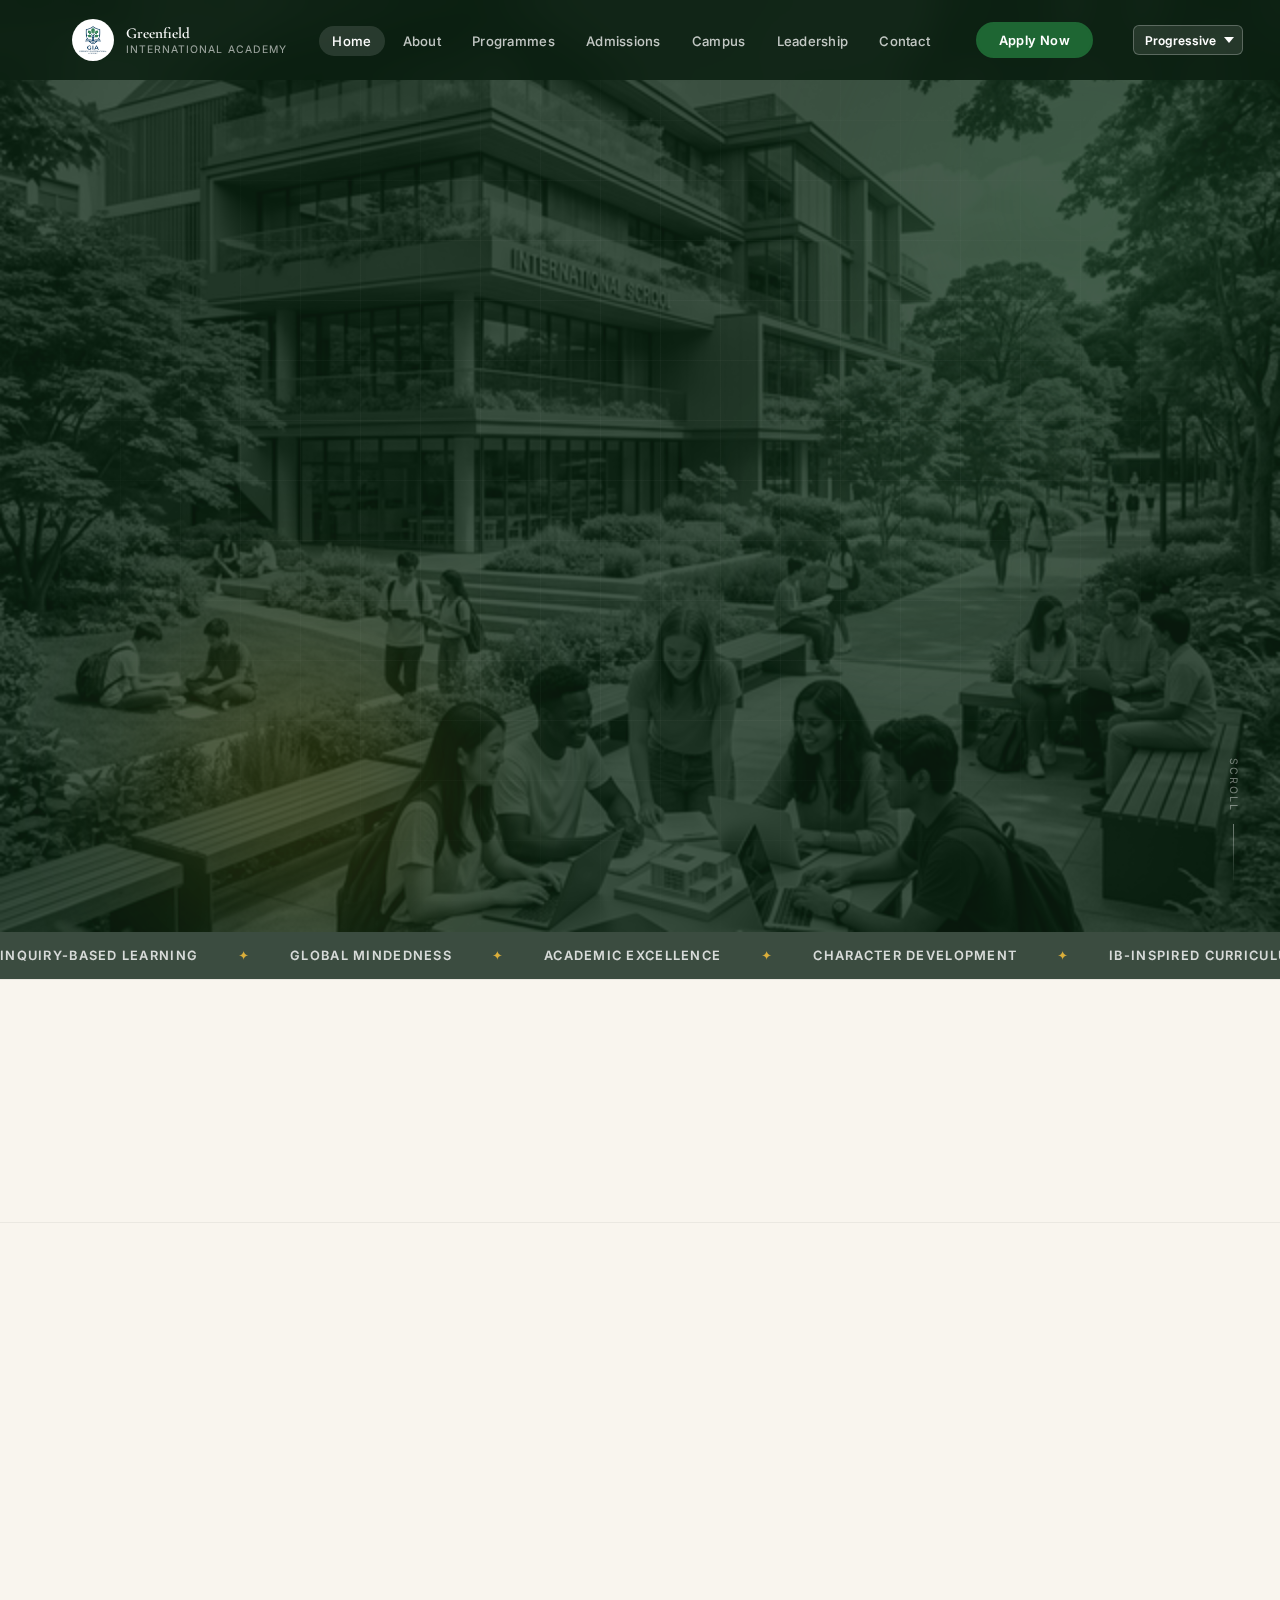
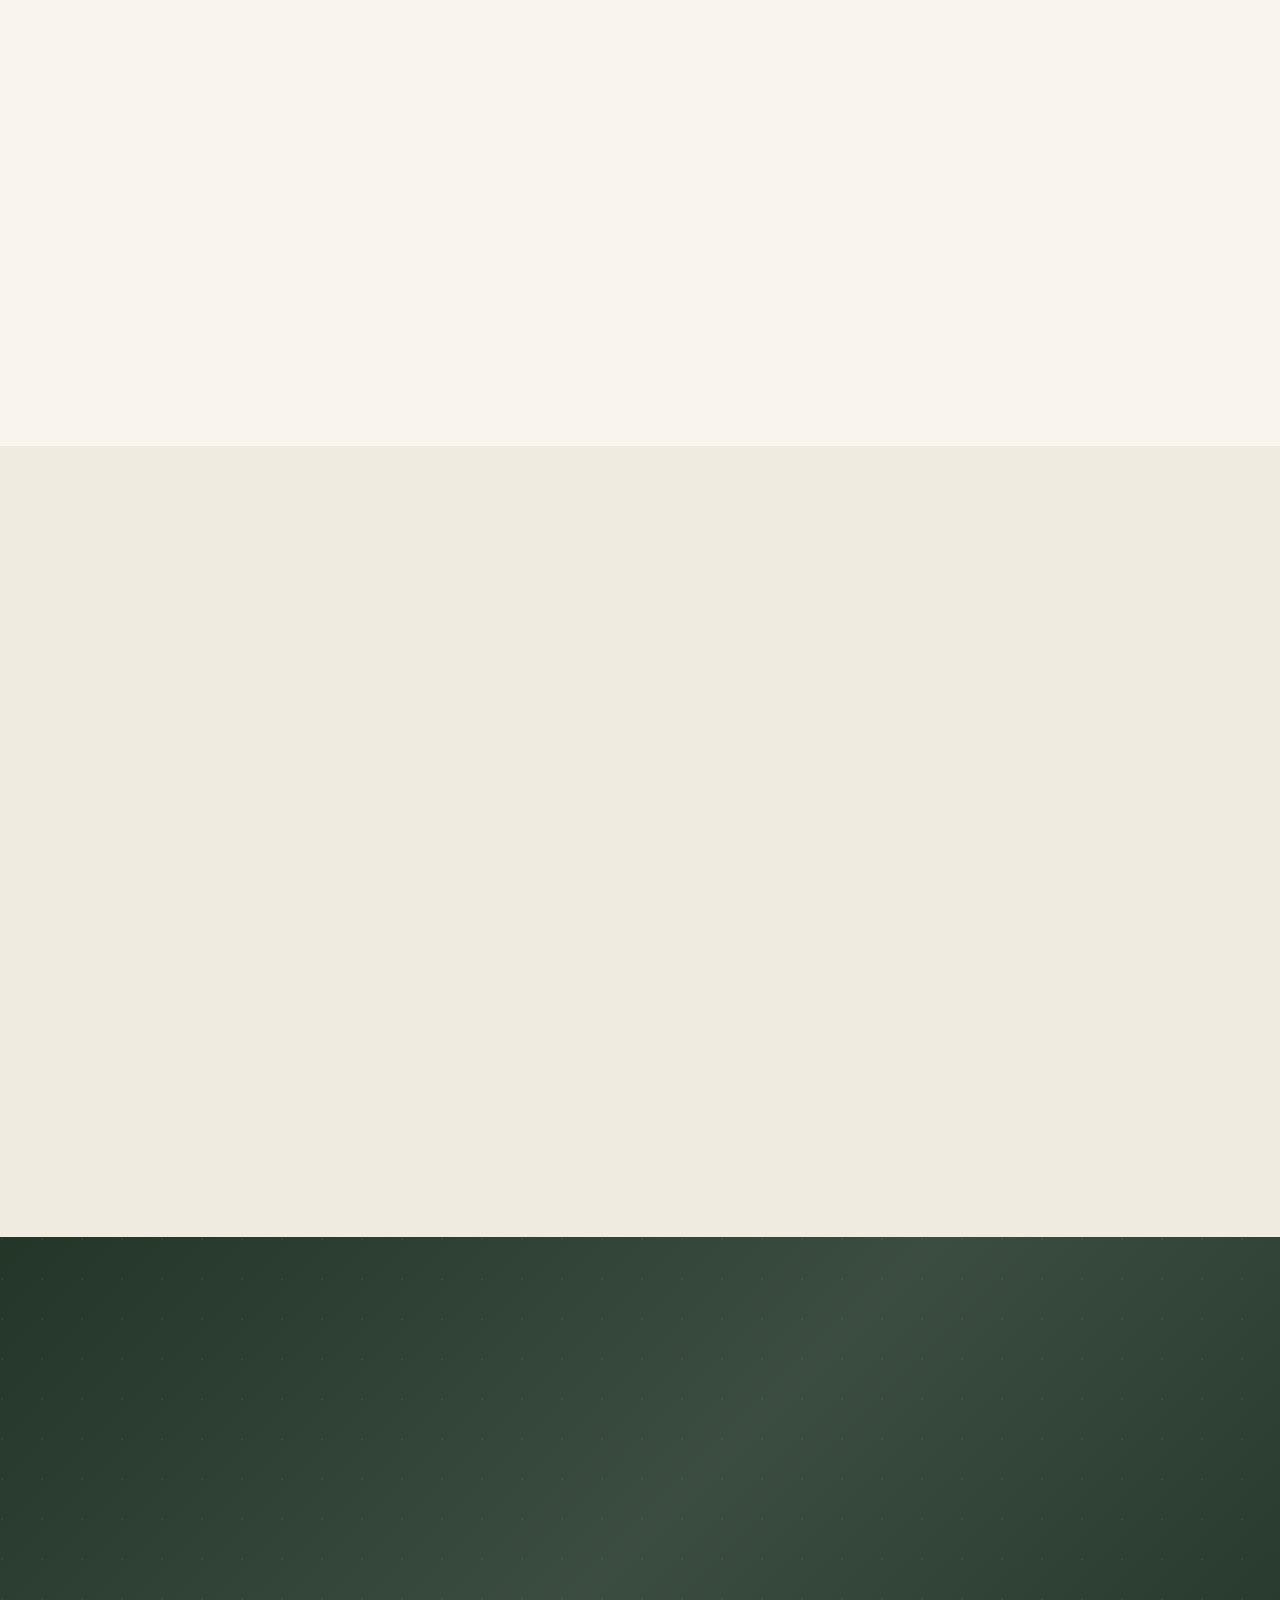
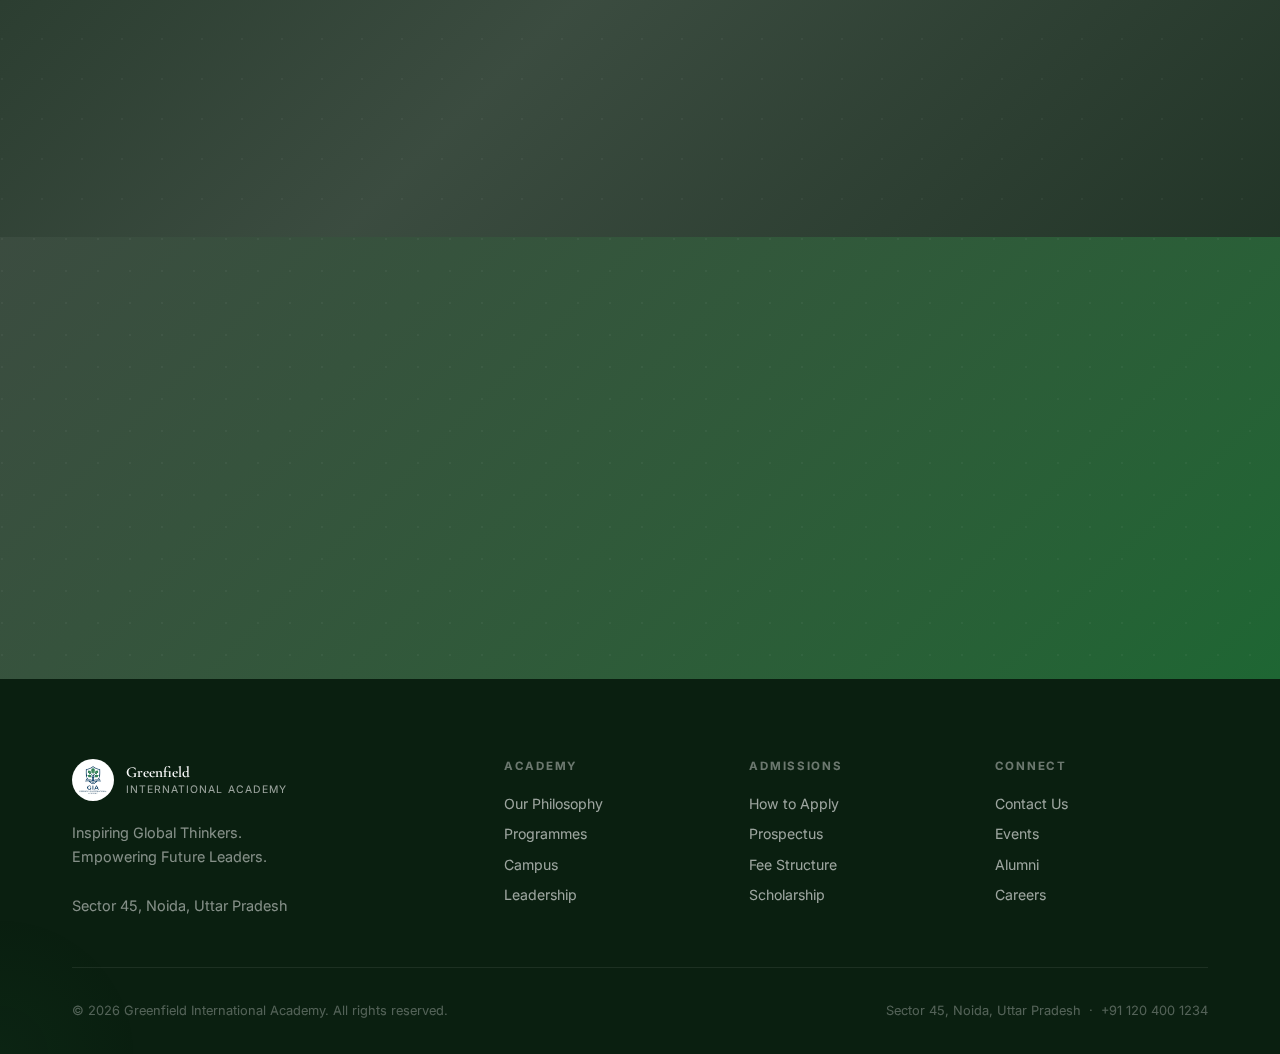
<file: index.html>
<!DOCTYPE html>
<html lang="en">

<head>
  <meta charset="UTF-8" />
  <meta name="viewport" content="width=device-width, initial-scale=1.0" />
  <title>Greenfield International Academy | Inspiring Global Thinkers, Noida</title>
  <meta name="description"
    content="Greenfield International Academy, Noida – An IB-inspired school cultivating inquiry, integrity, and international-mindedness. Admissions Open 2026–27." />
  <link rel="preconnect" href="https://fonts.googleapis.com" />
  <link rel="preconnect" href="https://fonts.gstatic.com" crossorigin />
  <link
    href="https://fonts.googleapis.com/css2?family=Cormorant+Garamond:ital,wght@0,300;0,400;0,600;0,700;1,400&family=Inter:wght@300;400;500;600;700&family=Playfair+Display:wght@400;600;700&family=DM+Serif+Display&family=IBM+Plex+Sans:wght@300;400;500;600;700&family=Sora:wght@300;400;500;600;700&display=swap"
    rel="stylesheet" />
  <link rel="stylesheet" href="assets/css/base.css" />
  <link id="themeStylesheet" rel="stylesheet" href="assets/css/theme-progressive.css" />
</head>

<body>

  <!-- NAV -->
  <nav class="nav" id="navbar">
    <div class="nav__inner">
      <a href="index.html" class="nav__logo">
        <img src="assets/img/logo.png" alt="Greenfield Logo" class="logo-img" style="width: 42px; height: 42px; border-radius: 50%; object-fit: cover;">
        <span class="logo-text">Greenfield<br><small>International Academy</small></span>
      </a>
      <ul class="nav__links">
        <li><a href="index.html" class="active">Home</a></li>
        <li><a href="about/index.html">About</a></li>
        <li><a href="programmes/index.html">Programmes</a></li>
        <li><a href="admissions/index.html">Admissions</a></li>
        <li><a href="campus/index.html">Campus</a></li>
        <li><a href="leadership/index.html">Leadership</a></li>
        <li><a href="contact/index.html">Contact</a></li>
      </ul>
      <a href="admissions/index.html" class="btn btn--nav">Apply Now</a>
      <div class="theme-switcher-wrap">
        <select id="themeSwitcher">
          <option value="prestige">Prestige</option>
          <option value="minimal">Minimal</option>
          <option value="progressive" selected>Progressive</option>
          <option value="tech">Tech</option>
          <option value="sunrise">Sunrise</option>
          <option value="ocean">Ocean</option>
          <option value="royal">Royal</option>
          <option value="forest">Forest</option>
          <option value="crimson">Crimson</option>
          <option value="midnight">Midnight</option>
        </select>
      </div>
      <button class="nav__burger" id="burger" aria-label="Toggle menu">
        <span></span><span></span><span></span>
      </button>
    </div>
    <div class="nav__mobile" id="mobileMenu">
      <ul>
        <li><a href="index.html">Home</a></li>
        <li><a href="about/index.html">About</a></li>
        <li><a href="programmes/index.html">Programmes</a></li>
        <li><a href="admissions/index.html">Admissions</a></li>
        <li><a href="campus/index.html">Campus</a></li>
        <li><a href="leadership/index.html">Leadership</a></li>
        <li><a href="contact/index.html">Contact</a></li>
        <li><a href="admissions/index.html" class="btn btn--primary">Apply Now</a></li>
      </ul>
    </div>
  </nav>

  <!-- HERO -->
  <section class="hero" id="hero">
    <div class="hero__bg">
      <img src="assets/img/hero.png" alt="Greenfield Campus"
        style="position:absolute;top:0;left:0;width:100%;height:100%;object-fit:cover;z-index:0;opacity:0.25;mix-blend-mode:luminosity;">
      <div class="hero__orb hero__orb--1"></div>
      <div class="hero__orb hero__orb--2"></div>
      <div class="hero__orb hero__orb--3"></div>
      <div class="hero__grid"></div>
    </div>
    <div class="hero__inner">
      <div class="hero__badge animate-fade-up">
        <span class="badge-dot"></span> Admissions Open 2026–27
      </div>
      <h1 class="hero__title animate-fade-up delay-1">
        Inspiring<br /><em>Global Thinkers.</em><br />Empowering<br />Future Leaders.
      </h1>
      <p class="hero__sub animate-fade-up delay-2">An IB-inspired learning environment cultivating
        inquiry,<br>integrity, and international-mindedness.</p>
      <div class="hero__actions animate-fade-up delay-3">
        <a href="admissions/index.html" class="btn btn--primary btn--lg">Begin Your Journey</a>
        <a href="about/index.html" class="btn btn--ghost btn--lg">Explore the Academy</a>
      </div>
      <div class="hero__stats animate-fade-up delay-4">
        <div class="stat"><span class="stat__num" data-target="2500">0</span><span class="stat__plus">+</span>
          <p>Students</p>
        </div>
        <div class="stat"><span class="stat__num" data-target="150">0</span><span class="stat__plus">+</span>
          <p>International Faculty</p>
        </div>
        <div class="stat"><span class="stat__num" data-target="35">0</span><span class="stat__plus">+</span>
          <p>Years of Excellence</p>
        </div>
        <div class="stat"><span class="stat__num" data-target="98">0</span><span class="stat__plus">%</span>
          <p>Board Results</p>
        </div>
      </div>
    </div>
    <div class="hero__scroll"><span>Scroll</span>
      <div class="scroll-line"></div>
    </div>
  </section>

  <!-- MARQUEE -->
  <div class="marquee-wrap">
    <div class="marquee-track">
      <span>Inquiry-Based Learning</span><span class="sep">✦</span><span>Global Mindedness</span><span
        class="sep">✦</span>
      <span>Academic Excellence</span><span class="sep">✦</span><span>Character Development</span><span
        class="sep">✦</span>
      <span>IB-Inspired Curriculum</span><span class="sep">✦</span><span>University Readiness</span><span
        class="sep">✦</span>
      <span>Innovation &amp; Creativity</span><span class="sep">✦</span><span>Holistic Growth</span><span
        class="sep">✦</span>
      <span>Inquiry-Based Learning</span><span class="sep">✦</span><span>Global Mindedness</span><span
        class="sep">✦</span>
      <span>Academic Excellence</span><span class="sep">✦</span><span>Character Development</span><span
        class="sep">✦</span>
      <span>IB-Inspired Curriculum</span><span class="sep">✦</span><span>University Readiness</span><span
        class="sep">✦</span>
      <span>Innovation &amp; Creativity</span><span class="sep">✦</span><span>Holistic Growth</span><span
        class="sep">✦</span>
    </div>
  </div>

  <!-- FEATURE STRIP -->
  <div class="feature-strip">
    <div class="container">
      <div class="feature-strip__grid">
        <div class="feature-item animate-reveal">
          <div class="feature-item__icon">🌍</div>
          <h4>Global Perspective</h4>
          <p>IB-inspired transdisciplinary learning for the modern world</p>
        </div>
        <div class="feature-item animate-reveal delay-1">
          <div class="feature-item__icon">🎓</div>
          <h4>University Readiness</h4>
          <p>Dedicated counseling for admissions in UK, US, Canada &amp; more</p>
        </div>
        <div class="feature-item animate-reveal delay-2">
          <div class="feature-item__icon">🏫</div>
          <h4>World-Class Campus</h4>
          <p>Smart classrooms, robotics labs, arts studios &amp; sports complex</p>
        </div>
        <div class="feature-item animate-reveal delay-3">
          <div class="feature-item__icon">💡</div>
          <h4>Inquiry-Based Learning</h4>
          <p>Student-led projects, MUN, Olympiads &amp; research programmes</p>
        </div>
      </div>
    </div>
  </div>

  <!-- PHILOSOPHY OVERVIEW -->
  <section class="section philosophy">
    <div class="container">
      <div class="section-header animate-reveal">
        <span class="section-tag">Our Philosophy</span>
        <h2>Education as a<br><em>Transformative Force</em></h2>
      </div>
      <div class="philosophy__grid">
        <div class="philosophy__text animate-reveal">
          <p>Greenfield International Academy is committed to developing curious, reflective, and principled learners
            prepared for a rapidly evolving global landscape.</p>
          <p>Our approach integrates inquiry-based learning, interdisciplinary collaboration, and real-world problem
            solving within a nurturing, future-focused campus environment.</p>
          <div style="margin-top:2rem;">
            <a href="about/index.html" class="btn btn--outline">Read Our Philosophy</a>
          </div>
        </div>
        <div class="philosophy__image animate-reveal delay-1">
          <img src="assets/img/classroom.png" alt="Interactive Learning"
            style="width:100%;border-radius:1.5rem;box-shadow:0 20px 40px rgba(0,0,0,0.1);object-fit:cover;aspect-ratio:4/3;" />
        </div>
        <div class="philosophy__cards" style="display:none;">
          <div class="philo-card animate-reveal delay-1">
            <div class="philo-card__icon">
              <svg viewBox="0 0 24 24" fill="none" stroke="currentColor" stroke-width="1.5">
                <circle cx="12" cy="12" r="10" />
                <path d="M12 2a14.5 14.5 0 0 0 0 20 14.5 14.5 0 0 0 0-20" />
                <path d="M2 12h20" />
              </svg>
            </div>
            <h3>Vision</h3>
            <p>To cultivate globally competent learners who lead with empathy and innovation.</p>
          </div>
          <div class="philo-card animate-reveal delay-2">
            <div class="philo-card__icon">
              <svg viewBox="0 0 24 24" fill="none" stroke="currentColor" stroke-width="1.5">
                <path d="M12 2L2 7l10 5 10-5-10-5z" />
                <path d="M2 17l10 5 10-5" />
                <path d="M2 12l10 5 10-5" />
              </svg>
            </div>
            <h3>Mission</h3>
            <p>To provide a transformative educational experience rooted in inquiry, academic rigor, and character
              development.</p>
          </div>
        </div>
      </div>
    </div>
  </section>

  <!-- PROGRAMME OVERVIEW -->
  <section class="section" style="background:var(--cream-dark);">
    <div class="container">
      <div class="section-header animate-reveal">
        <span class="section-tag">Academic Programmes</span>
        <h2>A Continuum of<br><em>Inspired Learning</em></h2>
        <p>From early years play-based discovery to diploma-level preparation, every stage is thoughtfully designed.</p>
      </div>
      <div class="prog-cards">
        <div class="prog-card animate-reveal">
          <div class="prog-card__badge">EYP</div>
          <h3>Early Years</h3>
          <p>Play-based, inquiry-driven foundations for curious young minds.</p>
        </div>
        <div class="prog-card animate-reveal delay-1">
          <div class="prog-card__badge">PYP</div>
          <h3>Primary Years</h3>
          <p>Transdisciplinary themes and global perspectives for Grades I–V.</p>
        </div>
        <div class="prog-card animate-reveal delay-2">
          <div class="prog-card__badge">MYP</div>
          <h3>Middle Years</h3>
          <p>Project-based learning and research skills for Grades VI–VIII.</p>
        </div>
        <div class="prog-card animate-reveal delay-3">
          <div class="prog-card__badge">DLP</div>
          <h3>Diploma Prep</h3>
          <p>Science, Commerce &amp; Humanities pathways for Grades IX–XII.</p>
        </div>
      </div>
      <div style="text-align:center;margin-top:2.5rem;" class="animate-reveal">
        <a href="programmes/index.html" class="btn btn--primary btn--lg">View All Programmes</a>
      </div>
    </div>
  </section>

  <!-- ACHIEVEMENTS BAND -->
  <section class="section achievements">
    <div class="container">
      <div class="achv__inner">
        <div class="section-header section-header--left animate-reveal">
          <span class="section-tag">Student Achievements</span>
          <h2 style="color:var(--white);">A Legacy of<br><em style="color:var(--gold-300)">Excellence</em></h2>
        </div>
        <div class="achv__list">
          <div class="achv-item animate-reveal">
            <div class="achv-item__num">98%</div>
            <p>Academic Excellence Rate (2025)</p>
          </div>
          <div class="achv-item animate-reveal delay-1">
            <div class="achv-item__num">12</div>
            <p>Students Scoring Above 95% in Boards</p>
          </div>
          <div class="achv-item animate-reveal delay-2">
            <div class="achv-item__icon">🏆</div>
            <p>National Olympiad Rank Holders</p>
          </div>
          <div class="achv-item animate-reveal delay-3">
            <div class="achv-item__icon">🌍</div>
            <p>Model United Nations Host Institution</p>
          </div>
        </div>
      </div>
    </div>
  </section>

  <!-- HOME CTA BAND -->
  <section class="cta-band">
    <div class="container">
      <h2 class="animate-reveal">Begin Your Child's<br><em style="color:var(--gold-300);font-style:italic;">Global
          Journey</em></h2>
      <p class="animate-reveal delay-1">Admissions for 2026–27 are now open. Join a community of global thinkers.</p>
      <div class="btn-group animate-reveal delay-2">
        <a href="admissions/index.html" class="btn btn--gold btn--lg">Apply for Admission</a>
        <a href="contact/index.html" class="btn btn--ghost btn--lg">Contact Admissions Team</a>
      </div>
    </div>
  </section>

  <!-- FOOTER -->
  <footer class="footer">
    <div class="container">
      <div class="footer__top">
        <div class="footer__brand">
          <a href="index.html" class="nav__logo">
            <img src="assets/img/logo.png" alt="Greenfield Logo" class="logo-img" style="width: 42px; height: 42px; border-radius: 50%; object-fit: cover;">
            <span class="logo-text">Greenfield<br><small>International Academy</small></span>
          </a>
          <p>Inspiring Global Thinkers.<br>Empowering Future Leaders.<br><br>Sector 45, Noida, Uttar Pradesh</p>
        </div>
        <div class="footer__links">
          <div class="footer__col">
            <h4>Academy</h4>
            <ul>
              <li><a href="about/index.html">Our Philosophy</a></li>
              <li><a href="programmes/index.html">Programmes</a></li>
              <li><a href="campus/index.html">Campus</a></li>
              <li><a href="leadership/index.html">Leadership</a></li>
            </ul>
          </div>
          <div class="footer__col">
            <h4>Admissions</h4>
            <ul>
              <li><a href="admissions/index.html">How to Apply</a></li>
              <li><a href="admissions/index.html">Prospectus</a></li>
              <li><a href="admissions/index.html">Fee Structure</a></li>
              <li><a href="admissions/index.html">Scholarship</a></li>
            </ul>
          </div>
          <div class="footer__col">
            <h4>Connect</h4>
            <ul>
              <li><a href="contact/index.html">Contact Us</a></li>
              <li><a href="contact/index.html">Events</a></li>
              <li><a href="leadership/index.html">Alumni</a></li>
              <li><a href="contact/index.html">Careers</a></li>
            </ul>
          </div>
        </div>
      </div>
      <div class="footer__bottom">
        <p>&copy; 2026 Greenfield International Academy. All rights reserved.</p>
        <p>Sector 45, Noida, Uttar Pradesh &nbsp;·&nbsp; +91 120 400 1234</p>
      </div>
    </div>
  </footer>

  <script src="assets/js/script.js"></script>
  <script src="assets/js/theme-switcher.js"></script>
</body>

</html>
</file>
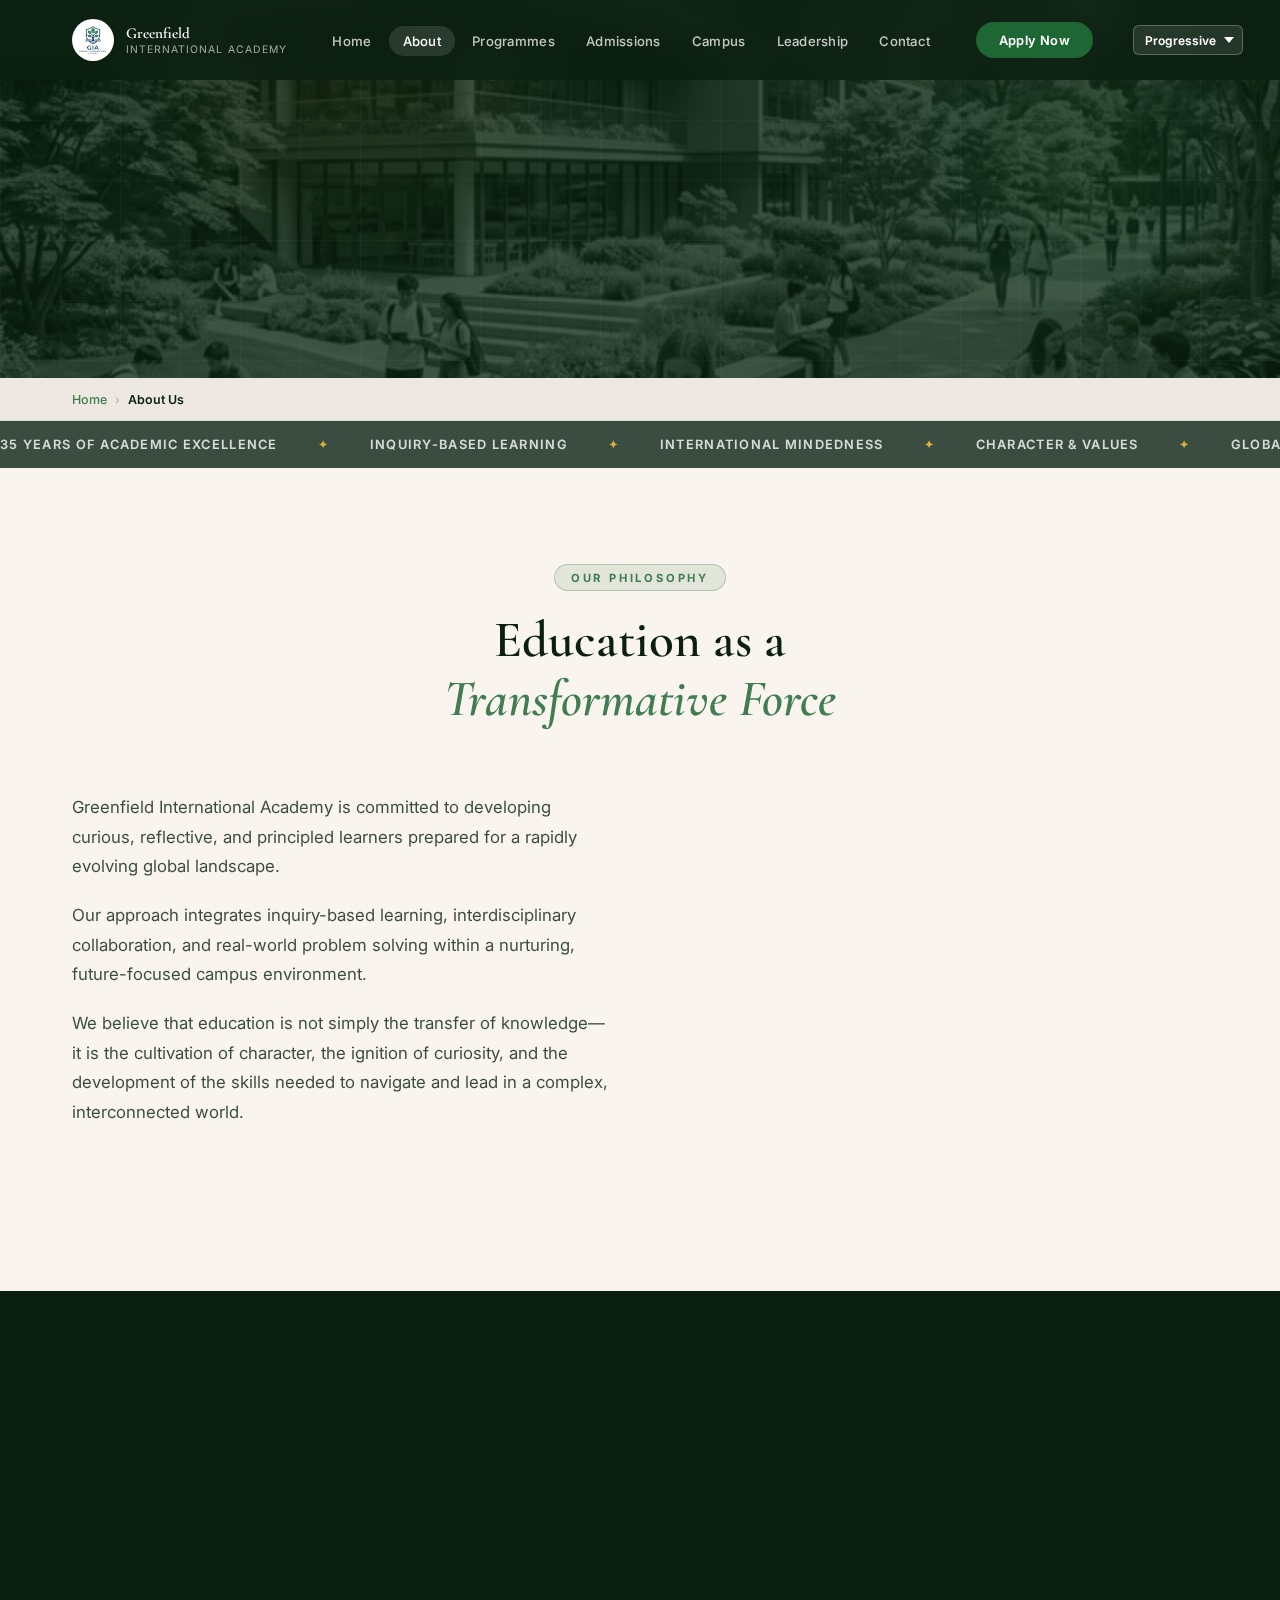
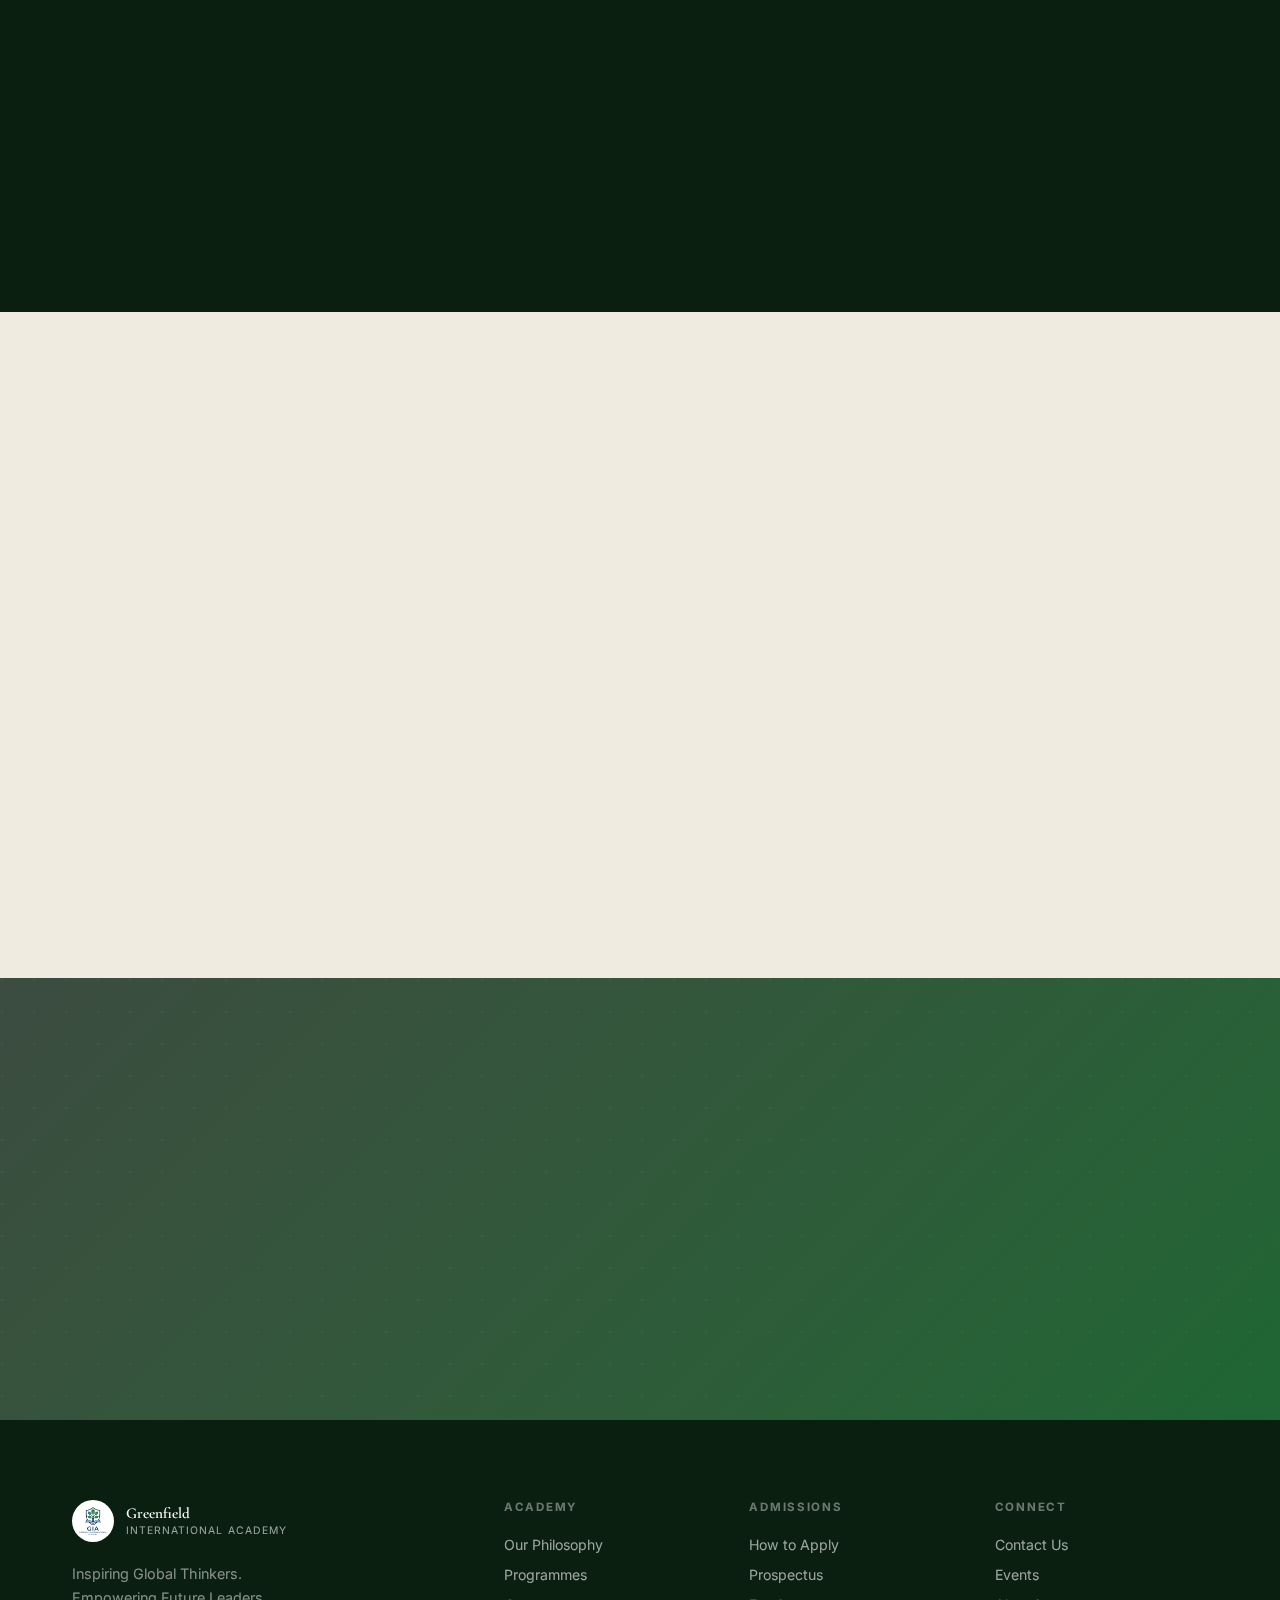
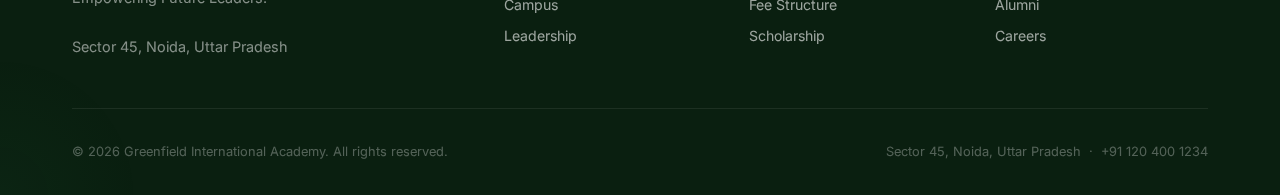
<file: about/index.html>
<!DOCTYPE html>
<html lang="en">

<head>
    <meta charset="UTF-8" />
    <meta name="viewport" content="width=device-width, initial-scale=1.0" />
    <title>About Us | Greenfield International Academy — Our Philosophy & Story</title>
    <meta name="description"
        content="Discover Greenfield International Academy's philosophy, vision, mission, and founding story. An IB-inspired institution cultivating inquiry and international-mindedness." />
    <link rel="preconnect" href="https://fonts.googleapis.com" />
    <link rel="preconnect" href="https://fonts.gstatic.com" crossorigin />
    <link
        href="https://fonts.googleapis.com/css2?family=Cormorant+Garamond:ital,wght@0,300;0,400;0,600;0,700;1,400&family=Inter:wght@300;400;500;600;700&family=Playfair+Display:wght@400;600;700&family=DM+Serif+Display&family=IBM+Plex+Sans:wght@300;400;500;600;700&family=Sora:wght@300;400;500;600;700&display=swap"
        rel="stylesheet" />
    <link rel="stylesheet" href="../assets/css/base.css" />
    <link id="themeStylesheet" rel="stylesheet" href="../assets/css/theme-progressive.css" />
</head>

<body>

    <nav class="nav" id="navbar">
        <div class="nav__inner">
            <a href="../index.html" class="nav__logo">
                <img src="../assets/img/logo.png" alt="Greenfield Logo" class="logo-img" style="width: 42px; height: 42px; border-radius: 50%; object-fit: cover;">
                <span class="logo-text">Greenfield<br><small>International Academy</small></span>
            </a>
            <ul class="nav__links">
                <li><a href="../index.html">Home</a></li>
                <li><a href="../about/index.html" class="active">About</a></li>
                <li><a href="../programmes/index.html">Programmes</a></li>
                <li><a href="../admissions/index.html">Admissions</a></li>
                <li><a href="../campus/index.html">Campus</a></li>
                <li><a href="../leadership/index.html">Leadership</a></li>
                <li><a href="../contact/index.html">Contact</a></li>
            </ul>
            <a href="../admissions/index.html" class="btn btn--nav">Apply Now</a>
            <div class="theme-switcher-wrap">
                <select id="themeSwitcher">
                    <option value="prestige">Prestige</option>
                    <option value="minimal">Minimal</option>
                    <option value="progressive" selected>Progressive</option>
                    <option value="tech">Tech</option>
                    <option value="sunrise">Sunrise</option>
                    <option value="ocean">Ocean</option>
                    <option value="royal">Royal</option>
                    <option value="forest">Forest</option>
                    <option value="crimson">Crimson</option>
                    <option value="midnight">Midnight</option>
                </select>
            </div>
            <button class="nav__burger" id="burger"
                aria-label="Toggle menu"><span></span><span></span><span></span></button>
        </div>
        <div class="nav__mobile" id="mobileMenu">
            <ul>
                <li><a href="../index.html">Home</a></li>
                <li><a href="../about/index.html">About</a></li>
                <li><a href="../programmes/index.html">Programmes</a></li>
                <li><a href="../admissions/index.html">Admissions</a></li>
                <li><a href="../campus/index.html">Campus</a></li>
                <li><a href="../leadership/index.html">Leadership</a></li>
                <li><a href="../contact/index.html">Contact</a></li>
                <li><a href="../admissions/index.html" class="btn btn--primary">Apply Now</a></li>
            </ul>
        </div>
    </nav>

    <!-- PAGE HERO -->
    <section class="page-hero">
        <div class="page-hero__bg">
            <img src="../assets/img/hero.png" alt="Greenfield Campus"
                style="position:absolute;top:0;left:0;width:100%;height:100%;object-fit:cover;z-index:0;opacity:0.25;mix-blend-mode:luminosity;">
            <div class="page-hero__orb"></div>
            <div class="page-hero__orb page-hero__orb--gold"></div>
            <div class="page-hero__grid"></div>
        </div>
        <div class="page-hero__inner">
            <p class="page-hero__tag animate-fade-up">Our Story</p>
            <h1 class="hero__title animate-fade-up delay-1" style="font-size:clamp(2.2rem,5vw,3.8rem);">Who We Are
                &amp;<br><em>What We Stand For</em></h1>
        </div>
    </section>

    <!-- BREADCRUMB -->
    <nav class="breadcrumb" aria-label="Breadcrumb">
        <div class="breadcrumb__inner">
            <a href="../index.html">Home</a>
            <span class="breadcrumb__sep">›</span>
            <span class="breadcrumb__current">About Us</span>
        </div>
    </nav>

    <!-- MARQUEE -->
    <div class="marquee-wrap">
        <div class="marquee-track">
            <span>35 Years of Academic Excellence</span><span class="sep">✦</span>
            <span>Inquiry-Based Learning</span><span class="sep">✦</span>
            <span>International Mindedness</span><span class="sep">✦</span>
            <span>Character &amp; Values</span><span class="sep">✦</span>
            <span>Global Citizenship</span><span class="sep">✦</span>
            <span>Principled Learners</span><span class="sep">✦</span>
            <span>35 Years of Academic Excellence</span><span class="sep">✦</span>
            <span>Inquiry-Based Learning</span><span class="sep">✦</span>
            <span>International Mindedness</span><span class="sep">✦</span>
            <span>Character &amp; Values</span><span class="sep">✦</span>
            <span>Global Citizenship</span><span class="sep">✦</span>
            <span>Principled Learners</span><span class="sep">✦</span>
        </div>
    </div>

    <!-- PHILOSOPHY FULL -->
    <section class="section philosophy">
        <div class="container">
            <div class="section-header animate-reveal">
                <span class="section-tag">Our Philosophy</span>
                <h2>Education as a<br><em>Transformative Force</em></h2>
            </div>
            <div class="philosophy__grid">
                <div class="philosophy__text animate-reveal">
                    <p>Greenfield International Academy is committed to developing curious, reflective, and principled
                        learners prepared for a rapidly evolving global landscape.</p>
                    <p>Our approach integrates inquiry-based learning, interdisciplinary collaboration, and real-world
                        problem solving within a nurturing, future-focused campus environment.</p>
                    <p>We believe that education is not simply the transfer of knowledge—it is the cultivation of
                        character, the ignition of curiosity, and the development of the skills needed to navigate and
                        lead in a complex, interconnected world.</p>
                </div>
                <div class="philosophy__image animate-reveal delay-1">
                    <img src="../assets/img/classroom.png" alt="Interactive Learning"
                        style="width:100%;border-radius:1.5rem;box-shadow:0 20px 40px rgba(0,0,0,0.1);object-fit:cover;aspect-ratio:4/3;" />
                </div>
                <div class="philosophy__cards" style="display:none;">
                    <div class="philo-card animate-reveal delay-1">
                        <div class="philo-card__icon">
                            <svg viewBox="0 0 24 24" fill="none" stroke="currentColor" stroke-width="1.5">
                                <circle cx="12" cy="12" r="10" />
                                <path d="M12 2a14.5 14.5 0 0 0 0 20 14.5 14.5 0 0 0 0-20" />
                                <path d="M2 12h20" />
                            </svg>
                        </div>
                        <h3>Vision</h3>
                        <p>To cultivate globally competent learners who lead with empathy and innovation.</p>
                    </div>
                    <div class="philo-card animate-reveal delay-2">
                        <div class="philo-card__icon">
                            <svg viewBox="0 0 24 24" fill="none" stroke="currentColor" stroke-width="1.5">
                                <path d="M12 2L2 7l10 5 10-5-10-5z" />
                                <path d="M2 17l10 5 10-5" />
                                <path d="M2 12l10 5 10-5" />
                            </svg>
                        </div>
                        <h3>Mission</h3>
                        <p>To provide a transformative educational experience rooted in inquiry, academic rigor, and
                            character development.</p>
                    </div>
                </div>
            </div>
        </div>
    </section>

    <!-- FOUNDING STORY -->
    <section class="section" style="background:var(--green-900);">
        <div class="container">
            <div class="section-header animate-reveal">
                <span class="section-tag"
                    style="color:var(--gold-300);background:rgba(212,160,23,0.15);border-color:rgba(212,160,23,0.3);">Our
                    Story</span>
                <h2 style="color:var(--white);">35 Years of<br><em style="color:var(--green-300);">Transforming
                        Lives</em></h2>
            </div>
            <div class="info-grid">
                <div class="info-card animate-reveal"
                    style="background:rgba(255,255,255,0.06);border-color:rgba(255,255,255,0.1);">
                    <h3 style="color:var(--white);">1990 — Founded</h3>
                    <p style="color:rgba(255,255,255,0.6);">Greenfield International Academy opened its doors with 120
                        students and a vision to reimagine education in the heart of Noida.</p>
                </div>
                <div class="info-card animate-reveal delay-1"
                    style="background:rgba(255,255,255,0.06);border-color:rgba(255,255,255,0.1);">
                    <h3 style="color:var(--white);">2005 — IB Alignment</h3>
                    <p style="color:rgba(255,255,255,0.6);">The Academy adopted an IB-inspired pedagogical framework,
                        bringing inquiry-based learning, transdisciplinary units, and international mindedness to every
                        classroom.</p>
                </div>
                <div class="info-card animate-reveal delay-2"
                    style="background:rgba(255,255,255,0.06);border-color:rgba(255,255,255,0.1);">
                    <h3 style="color:var(--white);">2026 — Today</h3>
                    <p style="color:rgba(255,255,255,0.6);">With 2,500+ students, 150+ internationally trained faculty,
                        and alumni at leading universities worldwide, GIA continues to shape global thinkers and future
                        leaders.</p>
                </div>
            </div>
        </div>
    </section>

    <!-- IB LEARNER PROFILE -->
    <section class="section" style="background:var(--cream-dark);">
        <div class="container">
            <div class="section-header animate-reveal">
                <span class="section-tag">IB Learner Profile</span>
                <h2>The Attributes We<br><em>Nurture in Every Learner</em></h2>
                <p>The IB Learner Profile is at the heart of everything we do at Greenfield. We aspire to develop
                    learners who are:</p>
            </div>
            <div class="info-grid">
                <div class="info-card animate-reveal">
                    <h3>Inquirers &amp; Thinkers</h3>
                    <ul>
                        <li>Naturally curious and self-directed</li>
                        <li>Critical and creative problem solvers</li>
                        <li>Research-oriented learners</li>
                    </ul>
                </div>
                <div class="info-card animate-reveal delay-1">
                    <h3>Communicators &amp; Collaborators</h3>
                    <ul>
                        <li>Confident in multiple languages</li>
                        <li>Active listeners and empathetic peers</li>
                        <li>Skilled in teamwork and leadership</li>
                    </ul>
                </div>
                <div class="info-card animate-reveal delay-2">
                    <h3>Principled &amp; Open-Minded</h3>
                    <ul>
                        <li>Strong ethical values and integrity</li>
                        <li>Respectful of diverse cultures</li>
                        <li>Globally aware and responsible citizens</li>
                    </ul>
                </div>
            </div>
        </div>
    </section>

    <!-- CTA -->
    <section class="cta-band">
        <div class="container">
            <h2 class="animate-reveal">Ready to Be Part of<br><em style="color:var(--gold-300);font-style:italic;">the
                    Greenfield Story?</em></h2>
            <p class="animate-reveal delay-1">Learn more about our programmes or begin your child's admissions journey
                today.</p>
            <div class="btn-group animate-reveal delay-2">
                <a href="../admissions/index.html" class="btn btn--gold btn--lg">Apply for Admission</a>
                <a href="../programmes/index.html" class="btn btn--ghost btn--lg">Explore Programmes</a>
            </div>
        </div>
    </section>

    <!-- FOOTER -->
    <footer class="footer">
        <div class="container">
            <div class="footer__top">
                <div class="footer__brand">
                    <a href="../index.html" class="nav__logo">
                        <img src="../assets/img/logo.png" alt="Greenfield Logo" class="logo-img" style="width: 42px; height: 42px; border-radius: 50%; object-fit: cover;">
                        <span class="logo-text">Greenfield<br><small>International Academy</small></span>
                    </a>
                    <p>Inspiring Global Thinkers.<br>Empowering Future Leaders.<br><br>Sector 45, Noida, Uttar Pradesh
                    </p>
                </div>
                <div class="footer__links">
                    <div class="footer__col">
                        <h4>Academy</h4>
                        <ul>
                            <li><a href="../about/index.html">Our Philosophy</a></li>
                            <li><a href="../programmes/index.html">Programmes</a></li>
                            <li><a href="../campus/index.html">Campus</a></li>
                            <li><a href="../leadership/index.html">Leadership</a></li>
                        </ul>
                    </div>
                    <div class="footer__col">
                        <h4>Admissions</h4>
                        <ul>
                            <li><a href="../admissions/index.html">How to Apply</a></li>
                            <li><a href="../admissions/index.html">Prospectus</a></li>
                            <li><a href="../admissions/index.html">Fee Structure</a></li>
                            <li><a href="../admissions/index.html">Scholarship</a></li>
                        </ul>
                    </div>
                    <div class="footer__col">
                        <h4>Connect</h4>
                        <ul>
                            <li><a href="../contact/index.html">Contact Us</a></li>
                            <li><a href="../contact/index.html">Events</a></li>
                            <li><a href="../leadership/index.html">Alumni</a></li>
                            <li><a href="../contact/index.html">Careers</a></li>
                        </ul>
                    </div>
                </div>
            </div>
            <div class="footer__bottom">
                <p>&copy; 2026 Greenfield International Academy. All rights reserved.</p>
                <p>Sector 45, Noida, Uttar Pradesh &nbsp;·&nbsp; +91 120 400 1234</p>
            </div>
        </div>
    </footer>

    <script src="../assets/js/script.js"></script>
    <script src="../assets/js/theme-switcher.js"></script>
</body>

</html>
</file>
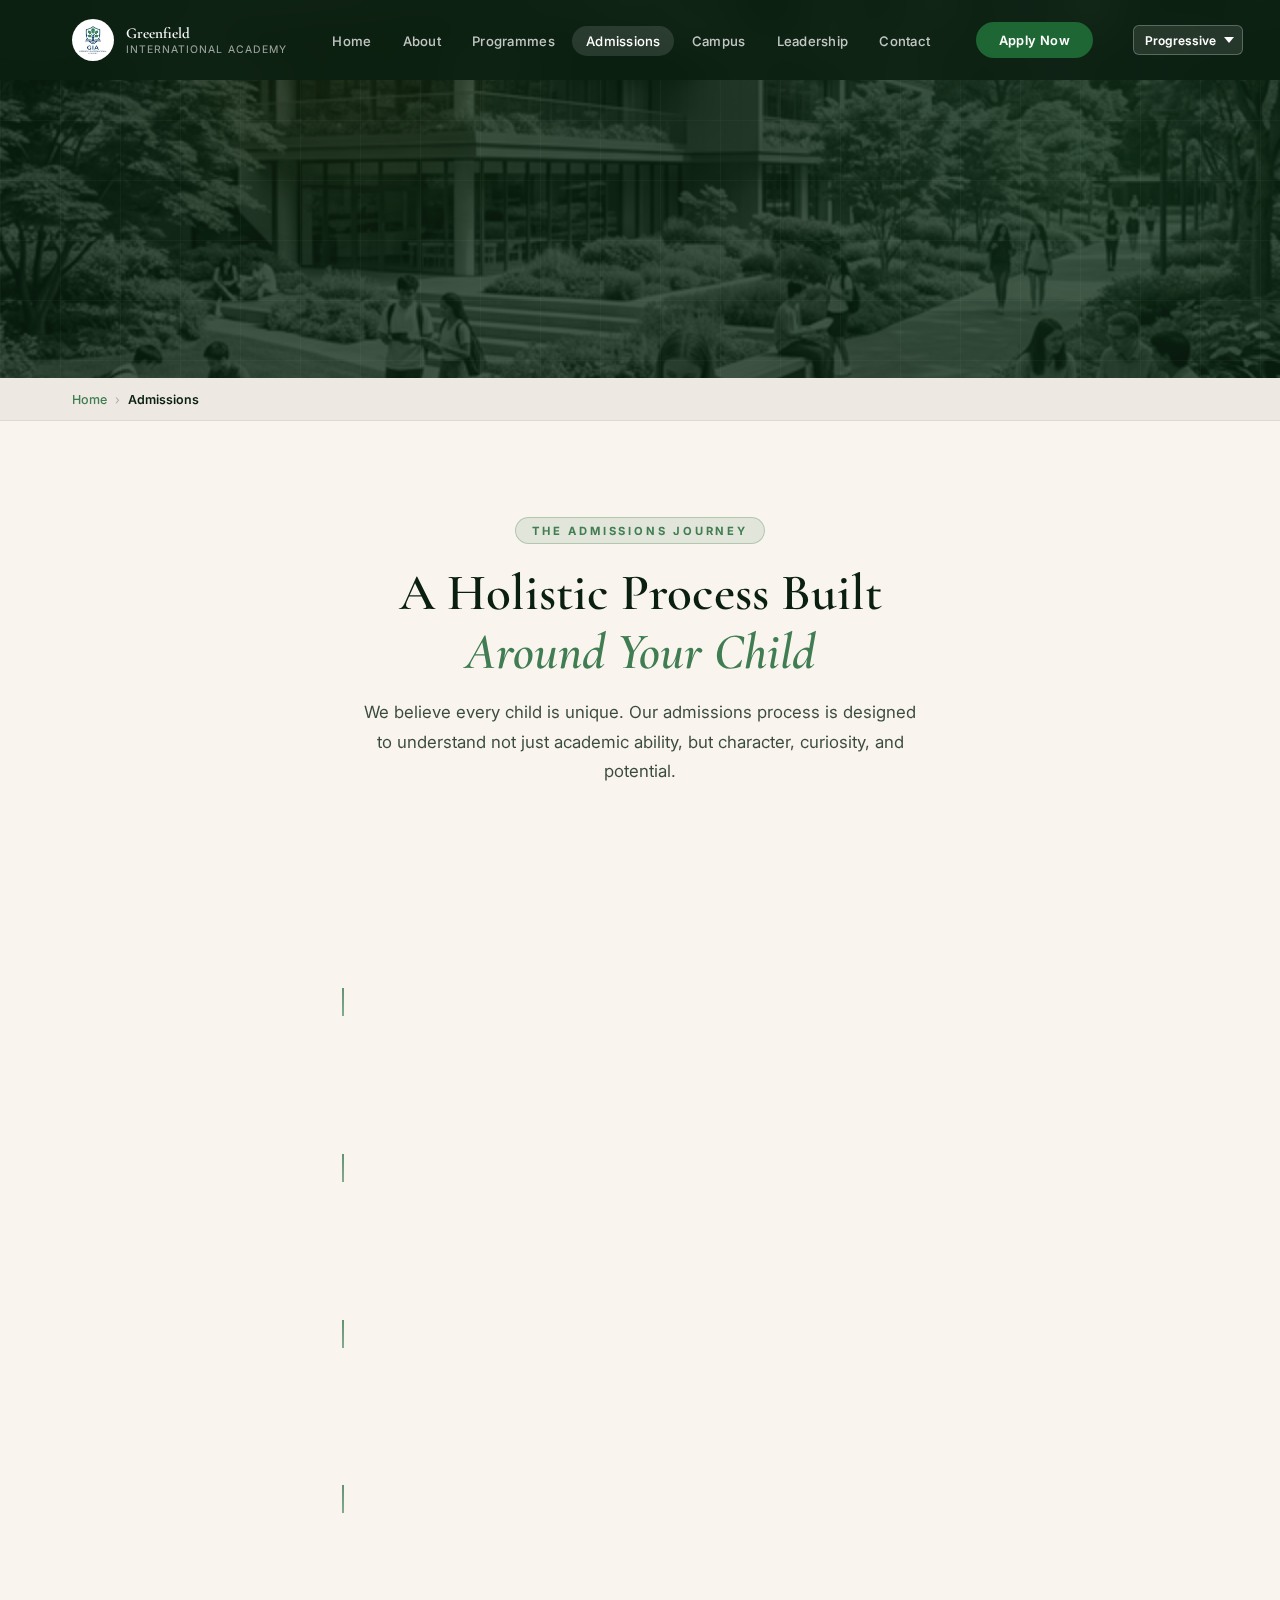
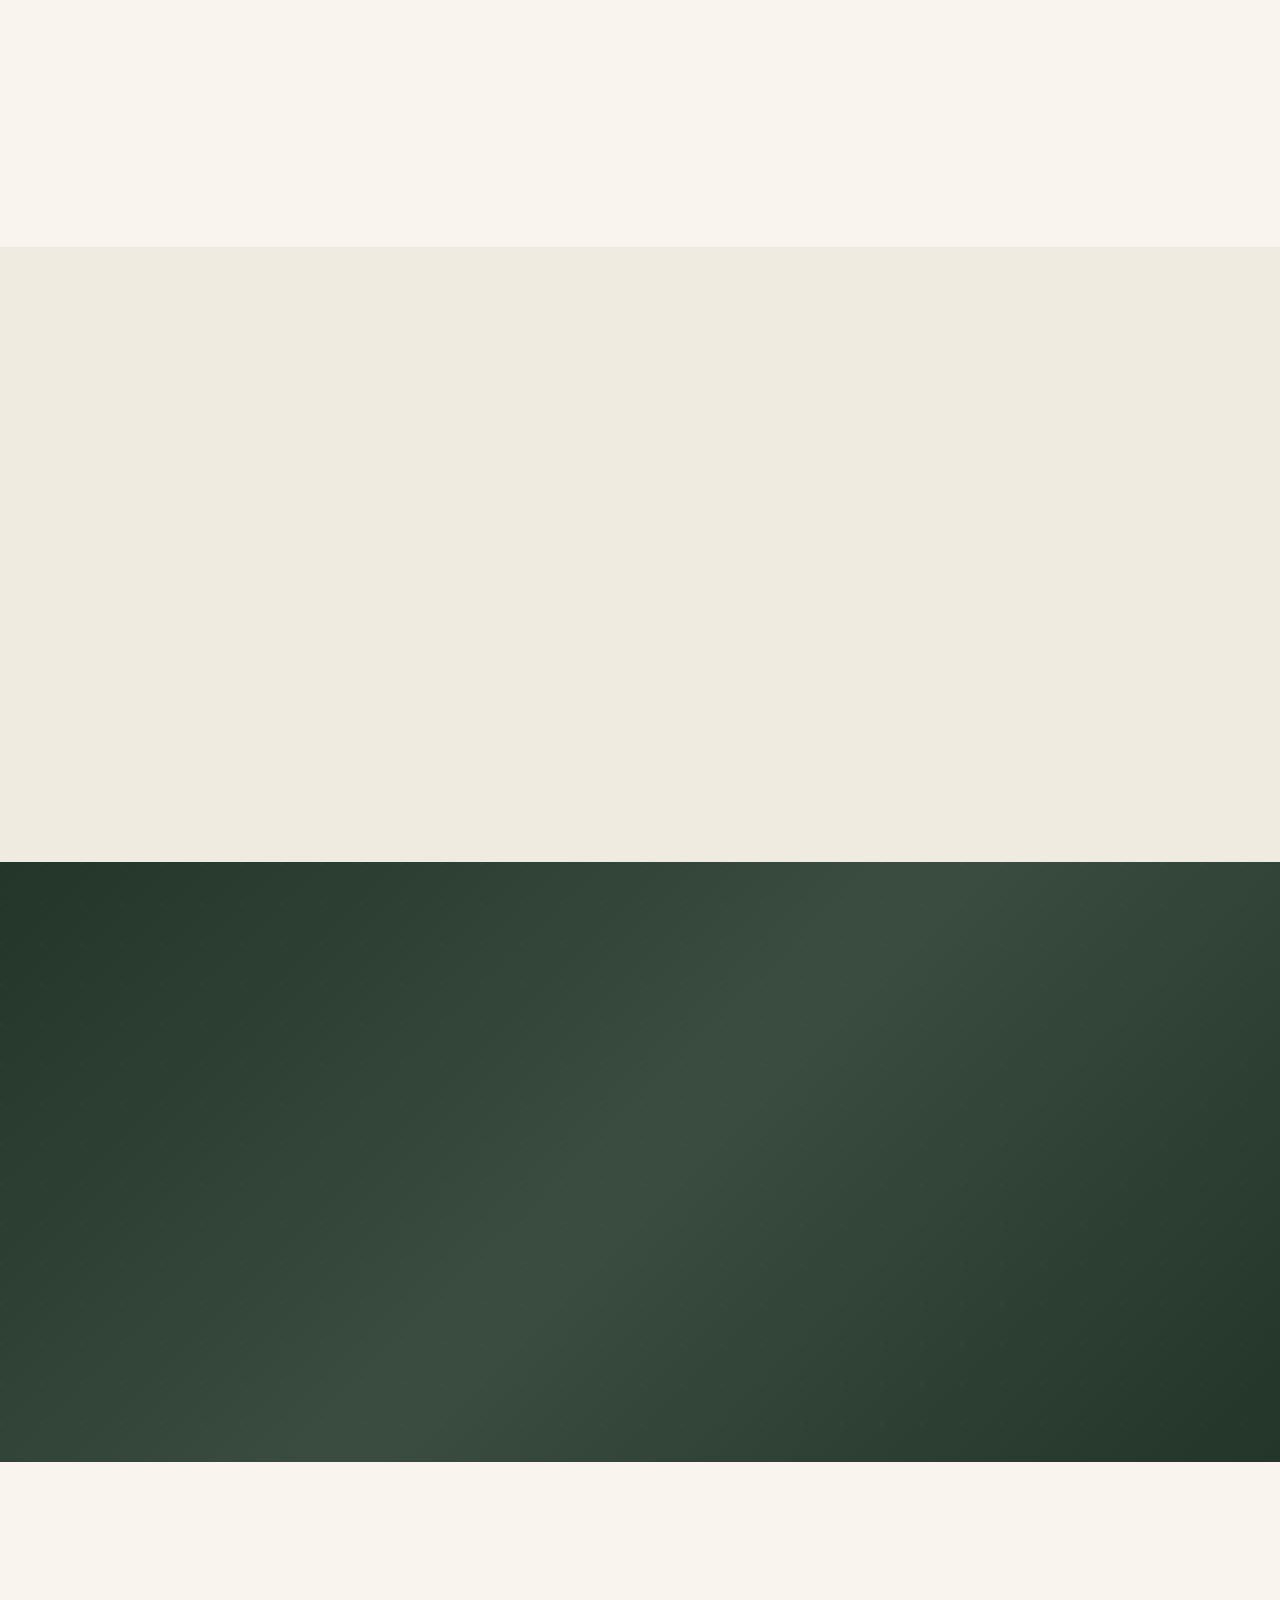
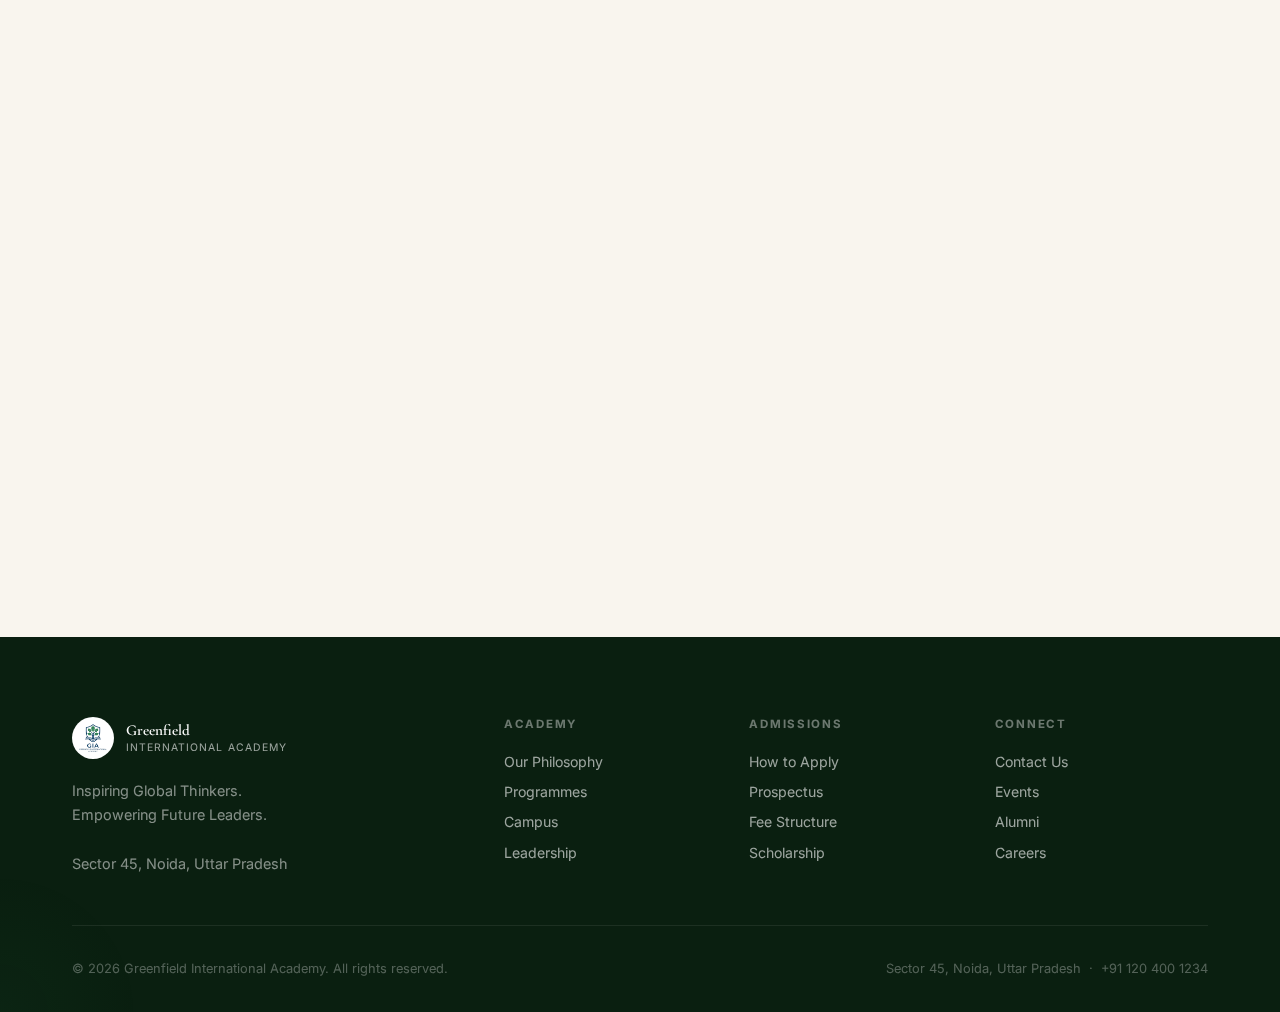
<file: admissions/index.html>
<!DOCTYPE html>
<html lang="en">

<head>
    <meta charset="UTF-8" />
    <meta name="viewport" content="width=device-width, initial-scale=1.0" />
    <title>Admissions 2026–27 | Greenfield International Academy — Apply Online</title>
    <meta name="description"
        content="Join Greenfield International Academy. Explore our holistic 5-step admissions process for 2026–27. Apply online for Nursery through Grade XII." />
    <link rel="preconnect" href="https://fonts.googleapis.com" />
    <link rel="preconnect" href="https://fonts.gstatic.com" crossorigin />
    <link
        href="https://fonts.googleapis.com/css2?family=Cormorant+Garamond:ital,wght@0,300;0,400;0,600;0,700;1,400&family=Inter:wght@300;400;500;600;700&family=Playfair+Display:wght@400;600;700&family=DM+Serif+Display&family=IBM+Plex+Sans:wght@300;400;500;600;700&family=Sora:wght@300;400;500;600;700&display=swap"
        rel="stylesheet" />
    <link rel="stylesheet" href="../assets/css/base.css" />
    <link id="themeStylesheet" rel="stylesheet" href="../assets/css/theme-progressive.css" />
</head>

<body>

    <nav class="nav" id="navbar">
        <div class="nav__inner">
            <a href="../index.html" class="nav__logo">
                <img src="../assets/img/logo.png" alt="Greenfield Logo" class="logo-img" style="width: 42px; height: 42px; border-radius: 50%; object-fit: cover;">
                <span class="logo-text">Greenfield<br><small>International Academy</small></span>
            </a>
            <ul class="nav__links">
                <li><a href="../index.html">Home</a></li>
                <li><a href="../about/index.html">About</a></li>
                <li><a href="../programmes/index.html">Programmes</a></li>
                <li><a href="../admissions/index.html" class="active">Admissions</a></li>
                <li><a href="../campus/index.html">Campus</a></li>
                <li><a href="../leadership/index.html">Leadership</a></li>
                <li><a href="../contact/index.html">Contact</a></li>
            </ul>
            <a href="../admissions/index.html" class="btn btn--nav">Apply Now</a>
            <div class="theme-switcher-wrap">
                <select id="themeSwitcher">
                    <option value="prestige">Prestige</option>
                    <option value="minimal">Minimal</option>
                    <option value="progressive" selected>Progressive</option>
                    <option value="tech">Tech</option>
                    <option value="sunrise">Sunrise</option>
                    <option value="ocean">Ocean</option>
                    <option value="royal">Royal</option>
                    <option value="forest">Forest</option>
                    <option value="crimson">Crimson</option>
                    <option value="midnight">Midnight</option>
                </select>
            </div>
            <button class="nav__burger" id="burger"
                aria-label="Toggle menu"><span></span><span></span><span></span></button>
        </div>
        <div class="nav__mobile" id="mobileMenu">
            <ul>
                <li><a href="../index.html">Home</a></li>
                <li><a href="../about/index.html">About</a></li>
                <li><a href="../programmes/index.html">Programmes</a></li>
                <li><a href="../admissions/index.html">Admissions</a></li>
                <li><a href="../campus/index.html">Campus</a></li>
                <li><a href="../leadership/index.html">Leadership</a></li>
                <li><a href="../contact/index.html">Contact</a></li>
                <li><a href="../admissions/index.html" class="btn btn--primary">Apply Now</a></li>
            </ul>
        </div>
    </nav>

    <!-- PAGE HERO -->
    <section class="page-hero">
        <div class="page-hero__bg">
            <img src="../assets/img/hero.png" alt="Greenfield Campus"
                style="position:absolute;top:0;left:0;width:100%;height:100%;object-fit:cover;z-index:0;opacity:0.25;mix-blend-mode:luminosity;">
            <div class="page-hero__orb"></div>
            <div class="page-hero__orb page-hero__orb--gold"></div>
            <div class="page-hero__grid"></div>
        </div>
        <div class="page-hero__inner">
            <p class="page-hero__tag animate-fade-up">Admissions Open · 2026–27</p>
            <h1 class="hero__title animate-fade-up delay-1" style="font-size:clamp(2.2rem,5vw,3.8rem);">Where
                Your<br><em>Story Begins</em></h1>
        </div>
    </section>

    <!-- BREADCRUMB -->
    <nav class="breadcrumb" aria-label="Breadcrumb">
        <div class="breadcrumb__inner">
            <a href="../index.html">Home</a>
            <span class="breadcrumb__sep">›</span>
            <span class="breadcrumb__current">Admissions</span>
        </div>
    </nav>

    <!-- INTRO -->
    <section class="section" style="background:var(--cream);">
        <div class="container">
            <div class="section-header animate-reveal">
                <span class="section-tag">The Admissions Journey</span>
                <h2>A Holistic Process Built<br><em>Around Your Child</em></h2>
                <p>We believe every child is unique. Our admissions process is designed to understand not just academic
                    ability, but character, curiosity, and potential.</p>
            </div>
            <div class="admission__steps">
                <div class="step animate-reveal">
                    <div class="step__num">01</div>
                    <div class="step__content">
                        <h3>Online Expression of Interest</h3>
                        <p>Complete our brief online form to initiate your application. You'll receive a confirmation
                            and next steps within 48 hours.</p>
                    </div>
                </div>
                <div class="step-connector"></div>
                <div class="step animate-reveal delay-1">
                    <div class="step__num">02</div>
                    <div class="step__content">
                        <h3>Academic Record Review</h3>
                        <p>Submit previous academic records and report cards. Our team reviews them holistically —
                            looking beyond grades to learning attitude and growth.</p>
                    </div>
                </div>
                <div class="step-connector"></div>
                <div class="step animate-reveal delay-2">
                    <div class="step__num">03</div>
                    <div class="step__content">
                        <h3>Student Interaction Session</h3>
                        <p>A friendly, informal one-on-one session with our educators to understand the learner's
                            interests, strengths, and learning style.</p>
                    </div>
                </div>
                <div class="step-connector"></div>
                <div class="step animate-reveal delay-3">
                    <div class="step__num">04</div>
                    <div class="step__content">
                        <h3>Parent Engagement Meeting</h3>
                        <p>A collaborative conversation about shared goals, values, and expectations. We believe family
                            partnership is central to a child's success.</p>
                    </div>
                </div>
                <div class="step-connector"></div>
                <div class="step animate-reveal delay-4">
                    <div class="step__num">05</div>
                    <div class="step__content">
                        <h3>Enrollment Confirmation</h3>
                        <p>Complete documentation, fee payment, and an official welcome to the Greenfield family. Your
                            child's journey begins here.</p>
                    </div>
                </div>
            </div>
            <div class="admissions__cta animate-reveal">
                <a href="mailto:admissions@greenfieldacademy.edu" class="btn btn--primary btn--lg">Begin Application</a>
                <a href="#prospectusdl" class="btn btn--outline btn--lg">
                    <svg width="16" height="16" viewBox="0 0 24 24" fill="none" stroke="currentColor" stroke-width="2">
                        <path d="M21 15v4a2 2 0 0 1-2 2H5a2 2 0 0 1-2-2v-4" />
                        <polyline points="7 10 12 15 17 10" />
                        <line x1="12" y1="15" x2="12" y2="3" />
                    </svg>
                    Download Prospectus
                </a>
            </div>
        </div>
    </section>

    <!-- KEY DETAILS -->
    <section class="section" style="background:var(--cream-dark);">
        <div class="container">
            <div class="section-header animate-reveal">
                <span class="section-tag">Key Information</span>
                <h2>Everything You Need<br><em>to Know</em></h2>
            </div>
            <div class="info-grid">
                <div class="info-card animate-reveal">
                    <h3>Grades Available</h3>
                    <ul>
                        <li>Nursery / LKG / UKG</li>
                        <li>Grades I through V (Primary)</li>
                        <li>Grades VI through VIII (Middle)</li>
                        <li>Grades IX – X &amp; XI – XII (Senior)</li>
                    </ul>
                </div>
                <div class="info-card animate-reveal delay-1">
                    <h3>Important Dates</h3>
                    <ul>
                        <li>Applications Open: February 2026</li>
                        <li>Interaction Sessions: March – April 2026</li>
                        <li>Enrollment Confirmations: May 2026</li>
                        <li>Academic Year Begins: July 2026</li>
                    </ul>
                </div>
                <div class="info-card animate-reveal delay-2">
                    <h3>Scholarships &amp; Support</h3>
                    <ul>
                        <li>Merit-based academic scholarships</li>
                        <li>Sports excellence awards</li>
                        <li>Need-based financial assistance</li>
                        <li>Sibling concession policy</li>
                    </ul>
                </div>
            </div>
        </div>
    </section>

    <!-- ACHIEVEMENTS (Admissions context) -->
    <section class="section achievements">
        <div class="container">
            <div class="achv__inner">
                <div class="section-header section-header--left animate-reveal">
                    <span class="section-tag"
                        style="color:var(--gold-300);background:rgba(212,160,23,0.15);border-color:rgba(212,160,23,0.3);">Why
                        Choose GIA?</span>
                    <h2 style="color:var(--white);">Numbers That<br><em style="color:var(--gold-300);">Tell Our
                            Story</em></h2>
                </div>
                <div class="achv__list">
                    <div class="achv-item animate-reveal">
                        <div class="achv-item__num">98%</div>
                        <p>Board Exam Excellence Rate (2025)</p>
                    </div>
                    <div class="achv-item animate-reveal delay-1">
                        <div class="achv-item__num">150+</div>
                        <p>Internationally Trained Faculty Members</p>
                    </div>
                    <div class="achv-item animate-reveal delay-2">
                        <div class="achv-item__icon">🎓</div>
                        <p>100% Placement Rate for University Counseling</p>
                    </div>
                    <div class="achv-item animate-reveal delay-3">
                        <div class="achv-item__icon">🌍</div>
                        <p>Alumni at Universities on 5 Continents</p>
                    </div>
                </div>
            </div>
        </div>
    </section>

    <!-- CONTACT SNIPPET -->
    <section class="section" style="background:var(--cream);" id="prospectusdl">
        <div class="container">
            <div class="contact__inner">
                <div class="contact__info animate-reveal">
                    <span class="section-tag">Admissions Office</span>
                    <h2>Speak to Our<br><em>Admissions Team</em></h2>
                    <p style="margin-top:1rem;">Our friendly admissions counselors are available Monday–Saturday, 9 AM–5
                        PM to answer any questions you may have.</p>
                    <div class="contact__details">
                        <div class="contact-detail">
                            <svg viewBox="0 0 24 24" fill="none" stroke="currentColor" stroke-width="1.5">
                                <path
                                    d="M22 16.92v3a2 2 0 0 1-2.18 2 19.79 19.79 0 0 1-8.63-3.07A19.5 19.5 0 0 1 4.69 12 19.79 19.79 0 0 1 1.61 3.38 2 2 0 0 1 3.6 1h3a2 2 0 0 1 2 1.72c.127.96.361 1.905.7 2.81a2 2 0 0 1-.45 2.11L7.91 8.1a16 16 0 0 0 6 6l.91-.91a2 2 0 0 1 2.11-.45 12.84 12.84 0 0 0 2.81.7A2 2 0 0 1 22 15.92z" />
                            </svg>
                            <p>+91 120 400 1234</p>
                        </div>
                        <div class="contact-detail">
                            <svg viewBox="0 0 24 24" fill="none" stroke="currentColor" stroke-width="1.5">
                                <path d="M4 4h16c1.1 0 2 .9 2 2v12c0 1.1-.9 2-2 2H4c-1.1 0-2-.9-2-2V6c0-1.1.9-2 2-2z" />
                                <polyline points="22,6 12,13 2,6" />
                            </svg>
                            <p>admissions@greenfieldacademy.edu</p>
                        </div>
                        <div class="contact-detail">
                            <svg viewBox="0 0 24 24" fill="none" stroke="currentColor" stroke-width="1.5">
                                <path d="M21 10c0 7-9 13-9 13s-9-6-9-13a9 9 0 0 1 18 0z" />
                                <circle cx="12" cy="10" r="3" />
                            </svg>
                            <p>Sector 45, Noida, Uttar Pradesh</p>
                        </div>
                    </div>
                </div>
                <form class="contact__form animate-reveal delay-1" id="contactForm">
                    <h3 style="font-family:var(--font-serif);font-size:1.5rem;margin-bottom:1.5rem;">Request Information
                    </h3>
                    <div class="form-row">
                        <div class="form-group"><label>Parent Name</label><input type="text"
                                placeholder="Your full name" required /></div>
                        <div class="form-group"><label>Phone</label><input type="tel" placeholder="+91 XXXXX XXXXX" />
                        </div>
                    </div>
                    <div class="form-group"><label>Email Address</label><input type="email" placeholder="your@email.com"
                            required /></div>
                    <div class="form-group">
                        <label>Applying for Grade</label>
                        <select>
                            <option>Nursery / KG</option>
                            <option>Grade I – V</option>
                            <option>Grade VI – VIII</option>
                            <option>Grade IX – X</option>
                            <option>Grade XI – XII</option>
                        </select>
                    </div>
                    <div class="form-group"><label>Message</label><textarea rows="4"
                            placeholder="Any questions about the admissions process?"></textarea></div>
                    <button type="submit" class="btn btn--primary btn--full">Send Enquiry</button>
                </form>
            </div>
        </div>
    </section>

    <footer class="footer">
        <div class="container">
            <div class="footer__top">
                <div class="footer__brand">
                    <a href="../index.html" class="nav__logo">
                        <img src="../assets/img/logo.png" alt="Greenfield Logo" class="logo-img" style="width: 42px; height: 42px; border-radius: 50%; object-fit: cover;">
                        <span class="logo-text">Greenfield<br><small>International Academy</small></span>
                    </a>
                    <p>Inspiring Global Thinkers.<br>Empowering Future Leaders.<br><br>Sector 45, Noida, Uttar Pradesh
                    </p>
                </div>
                <div class="footer__links">
                    <div class="footer__col">
                        <h4>Academy</h4>
                        <ul>
                            <li><a href="../about/index.html">Our Philosophy</a></li>
                            <li><a href="../programmes/index.html">Programmes</a></li>
                            <li><a href="../campus/index.html">Campus</a></li>
                            <li><a href="../leadership/index.html">Leadership</a></li>
                        </ul>
                    </div>
                    <div class="footer__col">
                        <h4>Admissions</h4>
                        <ul>
                            <li><a href="../admissions/index.html">How to Apply</a></li>
                            <li><a href="../admissions/index.html">Prospectus</a></li>
                            <li><a href="../admissions/index.html">Fee Structure</a></li>
                            <li><a href="../admissions/index.html">Scholarship</a></li>
                        </ul>
                    </div>
                    <div class="footer__col">
                        <h4>Connect</h4>
                        <ul>
                            <li><a href="../contact/index.html">Contact Us</a></li>
                            <li><a href="../contact/index.html">Events</a></li>
                            <li><a href="../leadership/index.html">Alumni</a></li>
                            <li><a href="../contact/index.html">Careers</a></li>
                        </ul>
                    </div>
                </div>
            </div>
            <div class="footer__bottom">
                <p>&copy; 2026 Greenfield International Academy. All rights reserved.</p>
                <p>Sector 45, Noida, Uttar Pradesh &nbsp;·&nbsp; +91 120 400 1234</p>
            </div>
        </div>
    </footer>

    <script src="../assets/js/script.js"></script>
    <script src="../assets/js/theme-switcher.js"></script>
</body>

</html>
</file>
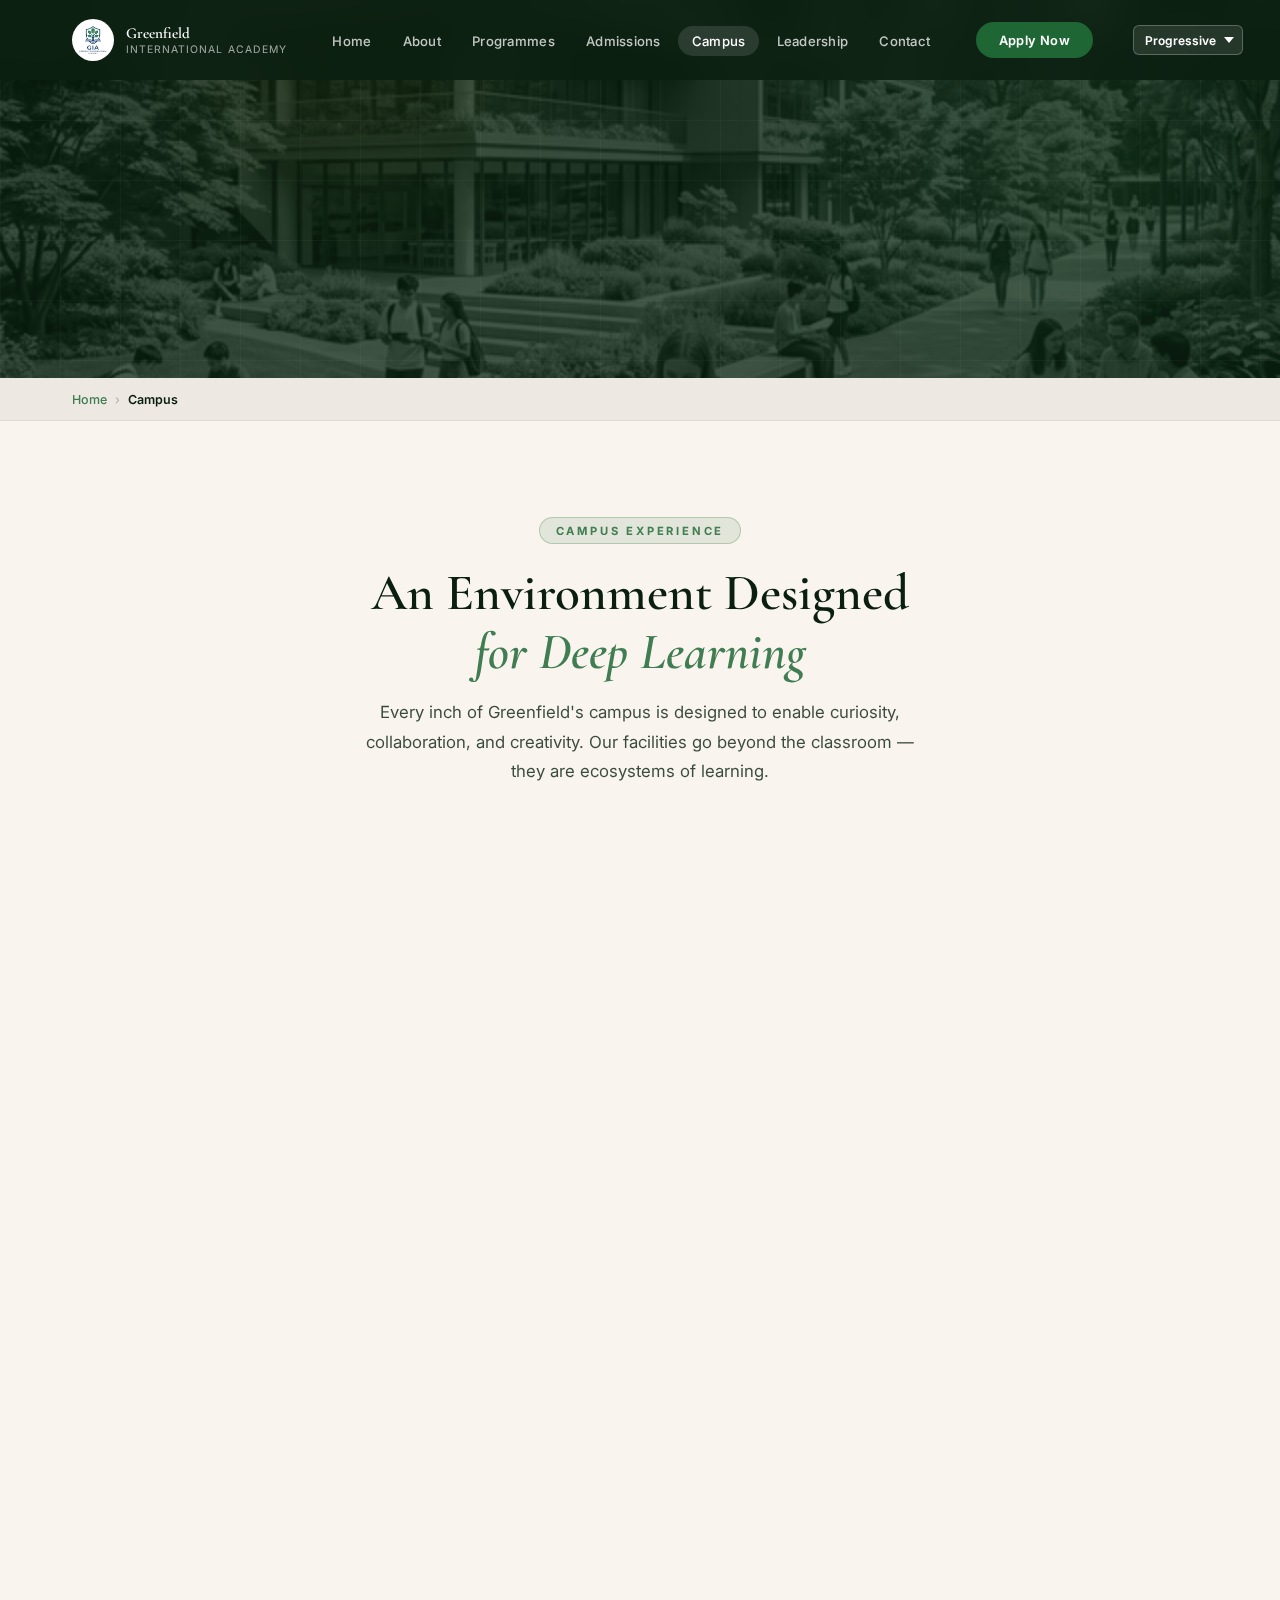
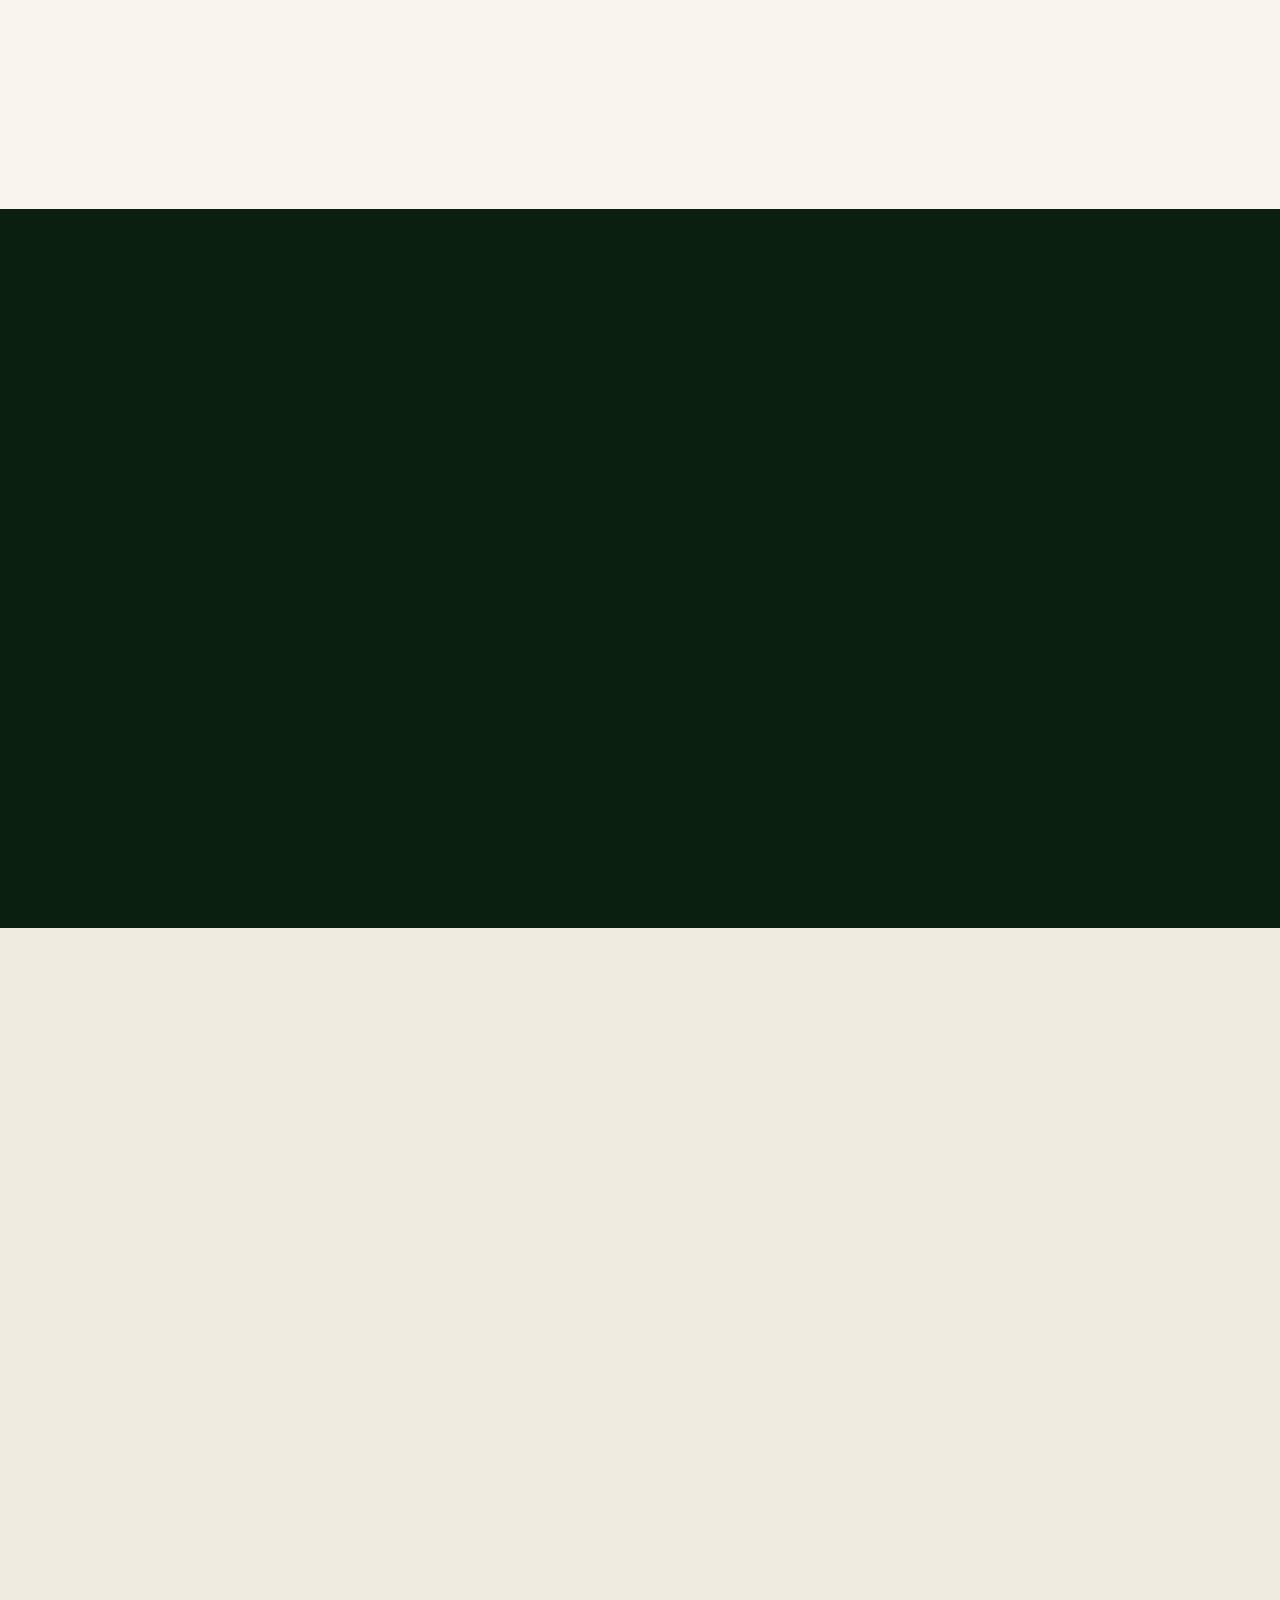
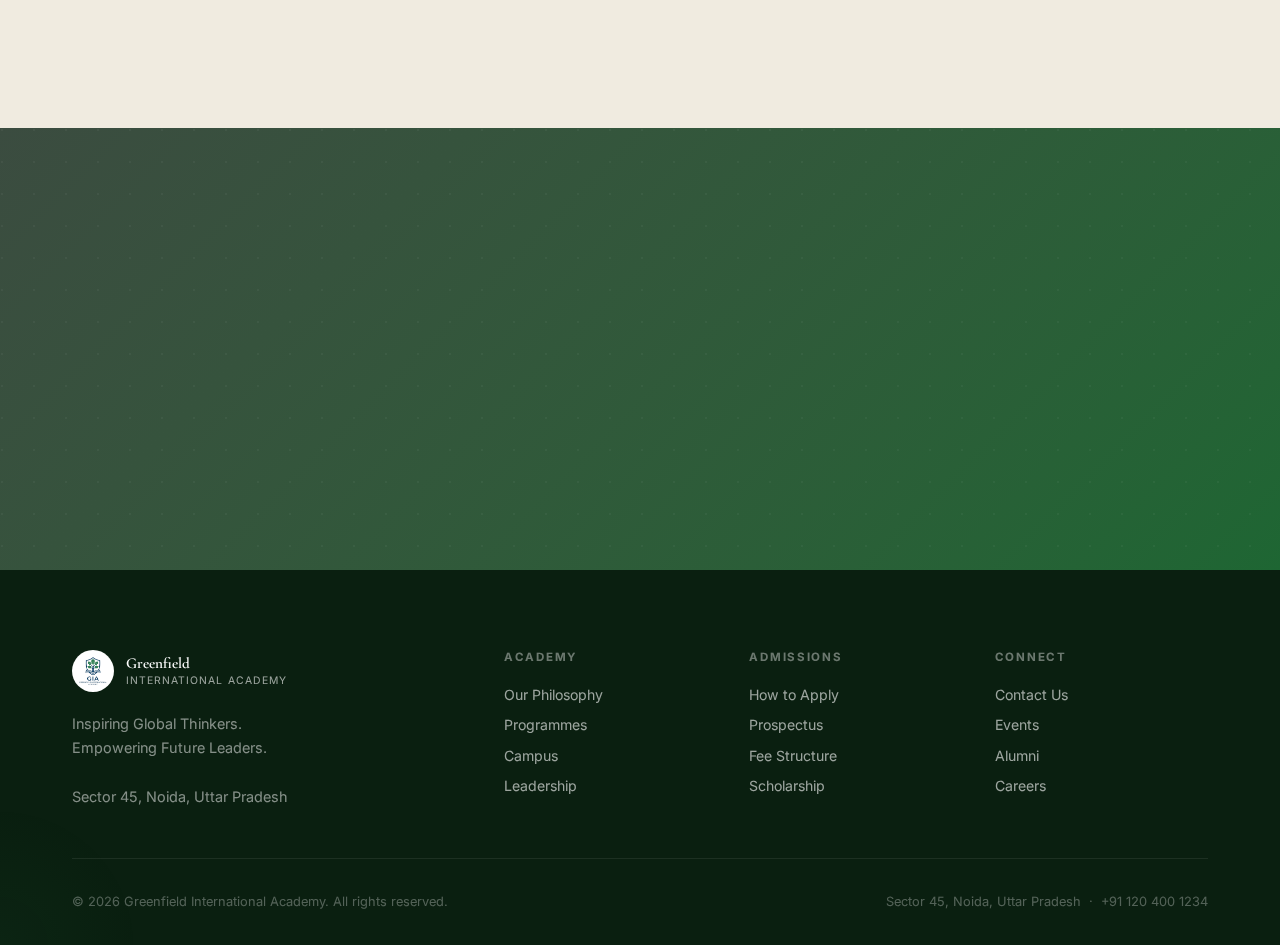
<file: campus/index.html>
<!DOCTYPE html>
<html lang="en">

<head>
    <meta charset="UTF-8" />
    <meta name="viewport" content="width=device-width, initial-scale=1.0" />
    <title>Campus Life | Greenfield International Academy — World-Class Facilities</title>
    <meta name="description"
        content="Explore Greenfield's world-class campus: smart classrooms, robotics labs, arts studios, sports complex, library, and leadership programmes in Noida." />
    <link rel="preconnect" href="https://fonts.googleapis.com" />
    <link rel="preconnect" href="https://fonts.gstatic.com" crossorigin />
    <link
        href="https://fonts.googleapis.com/css2?family=Cormorant+Garamond:ital,wght@0,300;0,400;0,600;0,700;1,400&family=Inter:wght@300;400;500;600;700&family=Playfair+Display:wght@400;600;700&family=DM+Serif+Display&family=IBM+Plex+Sans:wght@300;400;500;600;700&family=Sora:wght@300;400;500;600;700&display=swap"
        rel="stylesheet" />
    <link rel="stylesheet" href="../assets/css/base.css" />
    <link id="themeStylesheet" rel="stylesheet" href="../assets/css/theme-progressive.css" />
</head>

<body>

    <nav class="nav" id="navbar">
        <div class="nav__inner">
            <a href="../index.html" class="nav__logo">
                <img src="../assets/img/logo.png" alt="Greenfield Logo" class="logo-img" style="width: 42px; height: 42px; border-radius: 50%; object-fit: cover;">
                <span class="logo-text">Greenfield<br><small>International Academy</small></span>
            </a>
            <ul class="nav__links">
                <li><a href="../index.html">Home</a></li>
                <li><a href="../about/index.html">About</a></li>
                <li><a href="../programmes/index.html">Programmes</a></li>
                <li><a href="../admissions/index.html">Admissions</a></li>
                <li><a href="../campus/index.html" class="active">Campus</a></li>
                <li><a href="../leadership/index.html">Leadership</a></li>
                <li><a href="../contact/index.html">Contact</a></li>
            </ul>
            <a href="../admissions/index.html" class="btn btn--nav">Apply Now</a>
            <div class="theme-switcher-wrap">
                <select id="themeSwitcher">
                    <option value="prestige">Prestige</option>
                    <option value="minimal">Minimal</option>
                    <option value="progressive" selected>Progressive</option>
                    <option value="tech">Tech</option>
                    <option value="sunrise">Sunrise</option>
                    <option value="ocean">Ocean</option>
                    <option value="royal">Royal</option>
                    <option value="forest">Forest</option>
                    <option value="crimson">Crimson</option>
                    <option value="midnight">Midnight</option>
                </select>
            </div>
            <button class="nav__burger" id="burger"
                aria-label="Toggle menu"><span></span><span></span><span></span></button>
        </div>
        <div class="nav__mobile" id="mobileMenu">
            <ul>
                <li><a href="../index.html">Home</a></li>
                <li><a href="../about/index.html">About</a></li>
                <li><a href="../programmes/index.html">Programmes</a></li>
                <li><a href="../admissions/index.html">Admissions</a></li>
                <li><a href="../campus/index.html">Campus</a></li>
                <li><a href="../leadership/index.html">Leadership</a></li>
                <li><a href="../contact/index.html">Contact</a></li>
                <li><a href="../admissions/index.html" class="btn btn--primary">Apply Now</a></li>
            </ul>
        </div>
    </nav>

    <!-- PAGE HERO -->
    <section class="page-hero">
        <div class="page-hero__bg">
            <img src="../assets/img/hero.png" alt="Greenfield Campus"
                style="position:absolute;top:0;left:0;width:100%;height:100%;object-fit:cover;z-index:0;opacity:0.25;mix-blend-mode:luminosity;">
            <div class="page-hero__orb"></div>
            <div class="page-hero__orb page-hero__orb--gold"></div>
            <div class="page-hero__grid"></div>
        </div>
        <div class="page-hero__inner">
            <p class="page-hero__tag animate-fade-up">World-Class Facilities</p>
            <h1 class="hero__title animate-fade-up delay-1" style="font-size:clamp(2.2rem,5vw,3.8rem);">Spaces
                That<br><em>Inspire Excellence</em></h1>
        </div>
    </section>

    <!-- BREADCRUMB -->
    <nav class="breadcrumb" aria-label="Breadcrumb">
        <div class="breadcrumb__inner">
            <a href="../index.html">Home</a>
            <span class="breadcrumb__sep">›</span>
            <span class="breadcrumb__current">Campus</span>
        </div>
    </nav>

    <!-- CAMPUS INTRO -->
    <section class="section" style="background:var(--cream);">
        <div class="container">
            <div class="section-header animate-reveal">
                <span class="section-tag">Campus Experience</span>
                <h2>An Environment Designed<br><em>for Deep Learning</em></h2>
                <p>Every inch of Greenfield's campus is designed to enable curiosity, collaboration, and creativity. Our
                    facilities go beyond the classroom — they are ecosystems of learning.</p>
            </div>
            <div class="campus__grid">
                <div class="campus-card animate-reveal">
                    <img src="../assets/img/classroom.png" alt="Smart Classrooms"
                        style="width:100%; height:200px; object-fit:cover; border-radius:0.5rem; margin-bottom:1.5rem;">
                    <h3>Smart Interactive Classrooms</h3>
                    <p>Every classroom is equipped with interactive smart boards, collaborative seating, and high-speed
                        connectivity — enabling dynamic, student-driven inquiry sessions.</p>
                </div>
                <div class="campus-card animate-reveal delay-1">
                    <img src="../assets/img/facilities.png" alt="Robotics Lab"
                        style="width:100%; height:200px; object-fit:cover; border-radius:0.5rem; margin-bottom:1.5rem;">
                    <h3>Innovation &amp; Robotics Lab</h3>
                    <p>Cutting-edge robotics kits, 3D printers, coding workstations, and a dedicated maker-space where
                        students design, build, and innovate across disciplines.</p>
                </div>
                <div class="campus-card animate-reveal delay-2">
                    <img src="../assets/img/arts_studio.png" alt="Design &amp; Arts Studio"
                        style="width:100%; height:200px; object-fit:cover; border-radius:0.5rem; margin-bottom:1.5rem;">
                    <h3>Design &amp; Arts Studio</h3>
                    <p>A vibrant, sunlit creative hub for visual arts, design thinking, ceramics, photography, and
                        self-expression — where every student finds their creative voice.</p>
                </div>
                <div class="campus-card animate-reveal delay-3">
                    <img src="../assets/img/sports.png" alt="Sports Complex"
                        style="width:100%; height:200px; object-fit:cover; border-radius:0.5rem; margin-bottom:1.5rem;">
                    <h3>International Sports Complex</h3>
                    <p>International-standard facilities for cricket, basketball, football, swimming, and athletics. A
                        full-time sports director supports every aspiring athlete.</p>
                </div>
                <div class="campus-card animate-reveal delay-4">
                    <img src="../assets/img/campus_library.png" alt="Research Library"
                        style="width:100%; height:200px; object-fit:cover; border-radius:0.5rem; margin-bottom:1.5rem;">
                    <h3>Research Library</h3>
                    <p>A 15,000+ volume curated library with digital subscriptions, JSTOR access, quiet reading zones,
                        and a dedicated research support librarian for senior students.</p>
                </div>
                <div class="campus-card animate-reveal delay-5">
                    <img src="../assets/img/leadership_hub.png" alt="Leadership &amp; Community Hub"
                        style="width:100%; height:200px; object-fit:cover; border-radius:0.5rem; margin-bottom:1.5rem;">
                    <h3>Leadership &amp; Community Hub</h3>
                    <p>Student councils, MUN committees, community service coordination, and leadership retreats — all
                        supported by a dedicated student affairs team.</p>
                </div>
            </div>
        </div>
    </section>

    <!-- STUDENT LIFE -->
    <section class="section" style="background:var(--green-900);">
        <div class="container">
            <div class="section-header animate-reveal">
                <span class="section-tag" style="color:var(--green-300);background:rgba(45,143,78,0.15);">Student
                    Life</span>
                <h2 style="color:var(--white);">Life Beyond<br><em style="color:var(--green-300);">the Classroom</em>
                </h2>
                <p style="color:rgba(255,255,255,0.6);max-width:560px;margin:1rem auto 0;">Greenfield students are
                    engaged, curious, and passionate. Our co-curricular ecosystem ensures every student finds their
                    passion and purpose.</p>
            </div>
            <div class="info-grid">
                <div class="info-card animate-reveal"
                    style="background:rgba(255,255,255,0.06);border-color:rgba(255,255,255,0.1);">
                    <h3 style="color:var(--white);">Performing Arts</h3>
                    <ul>
                        <li style="color:rgba(255,255,255,0.65);">Annual Theatre Production</li>
                        <li style="color:rgba(255,255,255,0.65);">Music Ensemble &amp; Orchestra</li>
                        <li style="color:rgba(255,255,255,0.65);">Dance &amp; Movement Classes</li>
                        <li style="color:rgba(255,255,255,0.65);">Speech &amp; Drama</li>
                    </ul>
                </div>
                <div class="info-card animate-reveal delay-1"
                    style="background:rgba(255,255,255,0.06);border-color:rgba(255,255,255,0.1);">
                    <h3 style="color:var(--white);">Academic Clubs</h3>
                    <ul>
                        <li style="color:rgba(255,255,255,0.65);">Model United Nations (MUN)</li>
                        <li style="color:rgba(255,255,255,0.65);">Science &amp; Math Olympiad Team</li>
                        <li style="color:rgba(255,255,255,0.65);">Coding &amp; AI Club</li>
                        <li style="color:rgba(255,255,255,0.65);">Environmental Action Group</li>
                    </ul>
                </div>
                <div class="info-card animate-reveal delay-2"
                    style="background:rgba(255,255,255,0.06);border-color:rgba(255,255,255,0.1);">
                    <h3 style="color:var(--white);">Sports &amp; Athletics</h3>
                    <ul>
                        <li style="color:rgba(255,255,255,0.65);">Cricket, Football &amp; Basketball</li>
                        <li style="color:rgba(255,255,255,0.65);">Swimming &amp; Athletics</li>
                        <li style="color:rgba(255,255,255,0.65);">Yoga &amp; Mindfulness</li>
                        <li style="color:rgba(255,255,255,0.65);">State-level tournament participation</li>
                    </ul>
                </div>
            </div>
        </div>
    </section>

    <!-- FUTURE INITIATIVES -->
    <section class="section" style="background:var(--cream-dark);">
        <div class="container">
            <div class="future__inner">
                <div class="section-header section-header--left animate-reveal">
                    <span class="section-tag">Future Initiatives</span>
                    <h2>Building Tomorrow's<br><em>Campus Today</em></h2>
                    <p>We are continually reinvesting in our campus to stay ahead of the evolving needs of global
                        learners.</p>
                </div>
                <div class="future__items">
                    <div class="future-item animate-reveal"><span class="future-item__num">01</span>
                        <div>
                            <h3>Global Exchange Partnerships</h3>
                            <p>Student exchange with partner schools across 5 continents — launching 2027.</p>
                        </div>
                    </div>
                    <div class="future-item animate-reveal delay-1"><span class="future-item__num">02</span>
                        <div>
                            <h3>Sustainability &amp; Environmental Leadership</h3>
                            <p>A green campus initiative with solar panels, composting labs, and a dedicated
                                sustainability curriculum.</p>
                        </div>
                    </div>
                    <div class="future-item animate-reveal delay-2"><span class="future-item__num">03</span>
                        <div>
                            <h3>AI &amp; Emerging Technologies Lab</h3>
                            <p>State-of-the-art AI studio with GPU workstations and machine learning tools for senior
                                students.</p>
                        </div>
                    </div>
                    <div class="future-item animate-reveal delay-3"><span class="future-item__num">04</span>
                        <div>
                            <h3>Alumni Mentorship Network</h3>
                            <p>A curated digital platform connecting alumni mentors with current students for career
                                &amp; university guidance.</p>
                        </div>
                    </div>
                </div>
            </div>
        </div>
    </section>

    <!-- CTA -->
    <section class="cta-band">
        <div class="container">
            <h2 class="animate-reveal">Come See the Campus<br><em style="color:var(--gold-300);font-style:italic;">for
                    Yourself</em></h2>
            <p class="animate-reveal delay-1">Schedule a campus tour and experience the Greenfield environment
                firsthand.</p>
            <div class="btn-group animate-reveal delay-2">
                <a href="../contact/index.html" class="btn btn--gold btn--lg">Book a Campus Tour</a>
                <a href="../admissions/index.html" class="btn btn--ghost btn--lg">Apply for 2026–27</a>
            </div>
        </div>
    </section>

    <footer class="footer">
        <div class="container">
            <div class="footer__top">
                <div class="footer__brand">
                    <a href="../index.html" class="nav__logo"><img src="../assets/img/logo.png" alt="Greenfield Logo" class="logo-img" style="width: 42px; height: 42px; border-radius: 50%; object-fit: cover;"><span
                            class="logo-text">Greenfield<br><small>International Academy</small></span></a>
                    <p>Inspiring Global Thinkers.<br>Empowering Future Leaders.<br><br>Sector 45, Noida, Uttar Pradesh
                    </p>
                </div>
                <div class="footer__links">
                    <div class="footer__col">
                        <h4>Academy</h4>
                        <ul>
                            <li><a href="../about/index.html">Our Philosophy</a></li>
                            <li><a href="../programmes/index.html">Programmes</a></li>
                            <li><a href="../campus/index.html">Campus</a></li>
                            <li><a href="../leadership/index.html">Leadership</a></li>
                        </ul>
                    </div>
                    <div class="footer__col">
                        <h4>Admissions</h4>
                        <ul>
                            <li><a href="../admissions/index.html">How to Apply</a></li>
                            <li><a href="../admissions/index.html">Prospectus</a></li>
                            <li><a href="../admissions/index.html">Fee Structure</a></li>
                            <li><a href="../admissions/index.html">Scholarship</a></li>
                        </ul>
                    </div>
                    <div class="footer__col">
                        <h4>Connect</h4>
                        <ul>
                            <li><a href="../contact/index.html">Contact Us</a></li>
                            <li><a href="../contact/index.html">Events</a></li>
                            <li><a href="../leadership/index.html">Alumni</a></li>
                            <li><a href="../contact/index.html">Careers</a></li>
                        </ul>
                    </div>
                </div>
            </div>
            <div class="footer__bottom">
                <p>&copy; 2026 Greenfield International Academy. All rights reserved.</p>
                <p>Sector 45, Noida, Uttar Pradesh &nbsp;·&nbsp; +91 120 400 1234</p>
            </div>
        </div>
    </footer>

    <script src="../assets/js/script.js"></script>
    <script src="../assets/js/theme-switcher.js"></script>
</body>

</html>
</file>
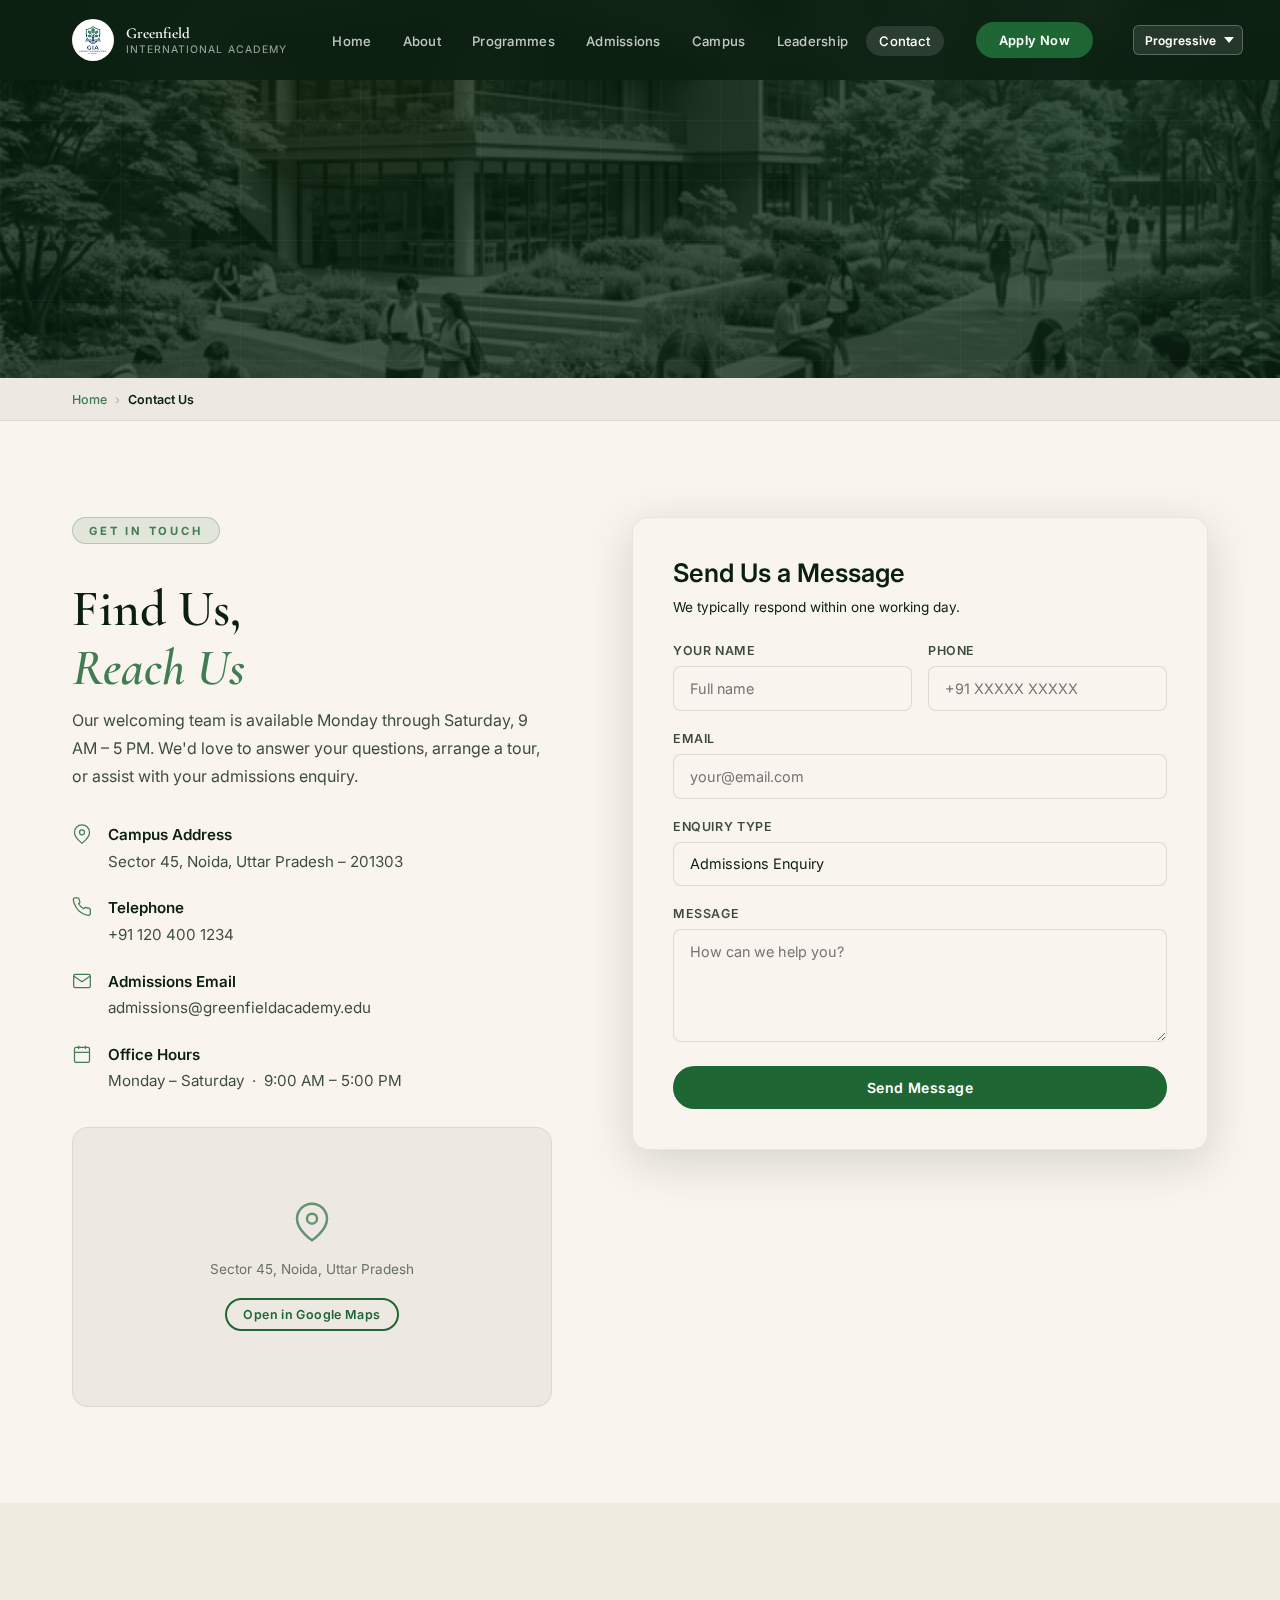
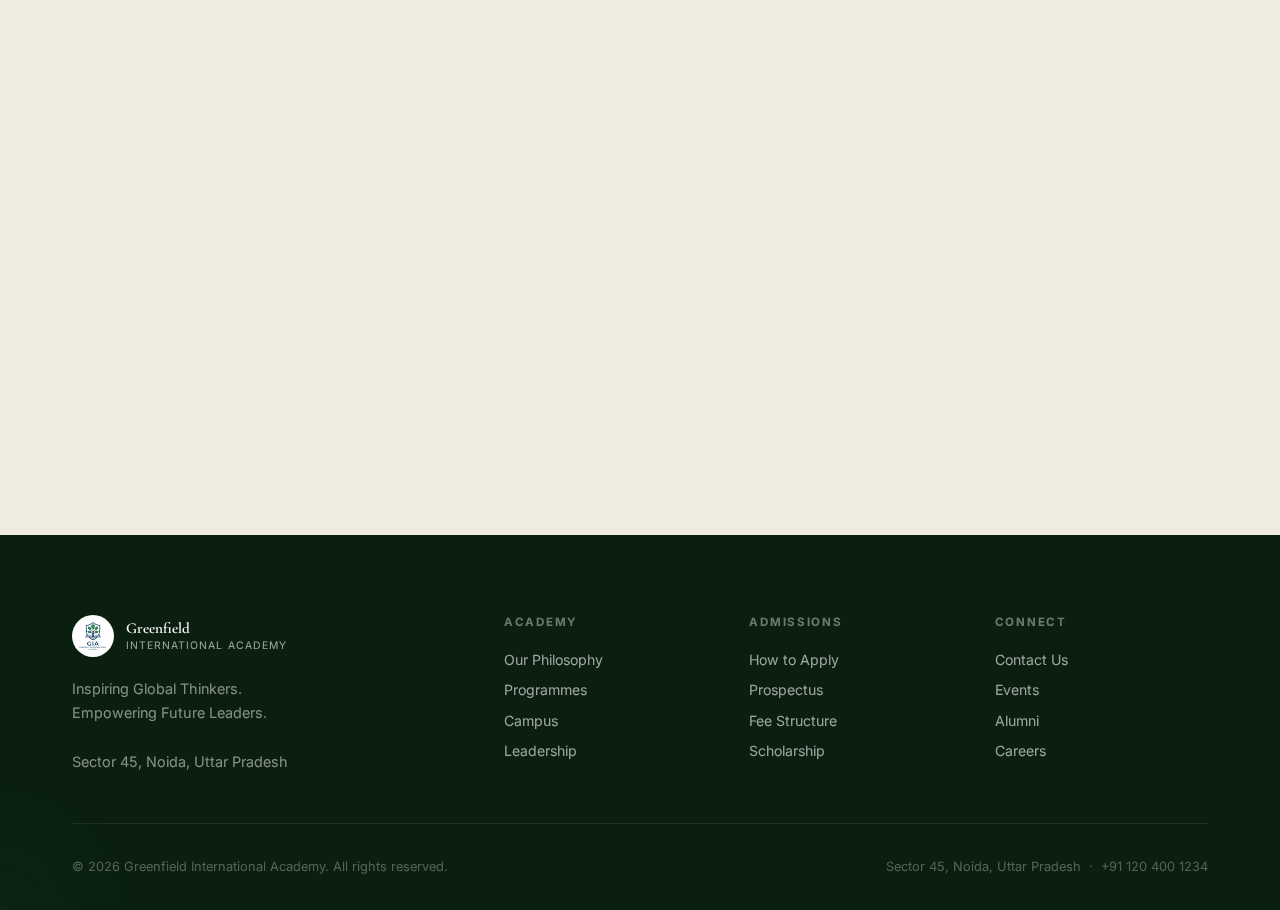
<file: contact/index.html>
<!DOCTYPE html>
<html lang="en">

<head>
    <meta charset="UTF-8" />
    <meta name="viewport" content="width=device-width, initial-scale=1.0" />
    <title>Contact Us | Greenfield International Academy — Noida</title>
    <meta name="description"
        content="Get in touch with Greenfield International Academy, Sector 45 Noida. Contact our admissions team, book a campus tour, or find directions to our campus." />
    <link rel="preconnect" href="https://fonts.googleapis.com" />
    <link rel="preconnect" href="https://fonts.gstatic.com" crossorigin />
    <link
        href="https://fonts.googleapis.com/css2?family=Cormorant+Garamond:ital,wght@0,300;0,400;0,600;0,700;1,400&family=Inter:wght@300;400;500;600;700&family=Playfair+Display:wght@400;600;700&family=DM+Serif+Display&family=IBM+Plex+Sans:wght@300;400;500;600;700&family=Sora:wght@300;400;500;600;700&display=swap"
        rel="stylesheet" />
    <link rel="stylesheet" href="../assets/css/base.css" />
    <link id="themeStylesheet" rel="stylesheet" href="../assets/css/theme-progressive.css" />
</head>

<body>

    <nav class="nav" id="navbar">
        <div class="nav__inner">
            <a href="../index.html" class="nav__logo">
                <img src="../assets/img/logo.png" alt="Greenfield Logo" class="logo-img" style="width: 42px; height: 42px; border-radius: 50%; object-fit: cover;">
                <span class="logo-text">Greenfield<br><small>International Academy</small></span>
            </a>
            <ul class="nav__links">
                <li><a href="../index.html">Home</a></li>
                <li><a href="../about/index.html">About</a></li>
                <li><a href="../programmes/index.html">Programmes</a></li>
                <li><a href="../admissions/index.html">Admissions</a></li>
                <li><a href="../campus/index.html">Campus</a></li>
                <li><a href="../leadership/index.html">Leadership</a></li>
                <li><a href="../contact/index.html" class="active">Contact</a></li>
            </ul>
            <a href="../admissions/index.html" class="btn btn--nav">Apply Now</a>
            <div class="theme-switcher-wrap">
                <select id="themeSwitcher">
                    <option value="prestige">Prestige</option>
                    <option value="minimal">Minimal</option>
                    <option value="progressive" selected>Progressive</option>
                    <option value="tech">Tech</option>
                    <option value="sunrise">Sunrise</option>
                    <option value="ocean">Ocean</option>
                    <option value="royal">Royal</option>
                    <option value="forest">Forest</option>
                    <option value="crimson">Crimson</option>
                    <option value="midnight">Midnight</option>
                </select>
            </div>
            <button class="nav__burger" id="burger"
                aria-label="Toggle menu"><span></span><span></span><span></span></button>
        </div>
        <div class="nav__mobile" id="mobileMenu">
            <ul>
                <li><a href="../index.html">Home</a></li>
                <li><a href="../about/index.html">About</a></li>
                <li><a href="../programmes/index.html">Programmes</a></li>
                <li><a href="../admissions/index.html">Admissions</a></li>
                <li><a href="../campus/index.html">Campus</a></li>
                <li><a href="../leadership/index.html">Leadership</a></li>
                <li><a href="../contact/index.html">Contact</a></li>
                <li><a href="../admissions/index.html" class="btn btn--primary">Apply Now</a></li>
            </ul>
        </div>
    </nav>

    <!-- PAGE HERO -->
    <section class="page-hero">
        <div class="page-hero__bg">
            <img src="../assets/img/hero.png" alt="Greenfield Campus"
                style="position:absolute;top:0;left:0;width:100%;height:100%;object-fit:cover;z-index:0;opacity:0.25;mix-blend-mode:luminosity;">
            <div class="page-hero__orb"></div>
            <div class="page-hero__orb page-hero__orb--gold"></div>
            <div class="page-hero__grid"></div>
        </div>
        <div class="page-hero__inner">
            <p class="page-hero__tag animate-fade-up">We're Here to Help</p>
            <h1 class="hero__title animate-fade-up delay-1" style="font-size:clamp(2.2rem,5vw,3.8rem);">We'd Love
                to<br><em>Hear From You</em></h1>
        </div>
    </section>

    <!-- BREADCRUMB -->
    <nav class="breadcrumb" aria-label="Breadcrumb">
        <div class="breadcrumb__inner">
            <a href="../index.html">Home</a>
            <span class="breadcrumb__sep">›</span>
            <span class="breadcrumb__current">Contact Us</span>
        </div>
    </nav>

    <!-- CONTACT SECTION -->
    <section class="section" style="background:var(--cream);">
        <div class="container">
            <div class="contact__inner">
                <div class="contact__info animate-reveal">
                    <span class="section-tag">Get In Touch</span>
                    <h2 style="margin:1rem 0 0.5rem;">Find Us,<br><em>Reach Us</em></h2>
                    <p>Our welcoming team is available Monday through Saturday, 9 AM – 5 PM. We'd love to answer your
                        questions, arrange a tour, or assist with your admissions enquiry.</p>
                    <div class="contact__details">
                        <div class="contact-detail">
                            <svg viewBox="0 0 24 24" fill="none" stroke="currentColor" stroke-width="1.5">
                                <path d="M21 10c0 7-9 13-9 13s-9-6-9-13a9 9 0 0 1 18 0z" />
                                <circle cx="12" cy="10" r="3" />
                            </svg>
                            <div>
                                <p style="font-weight:600;color:var(--text-dark);">Campus Address</p>
                                <p>Sector 45, Noida, Uttar Pradesh – 201303</p>
                            </div>
                        </div>
                        <div class="contact-detail">
                            <svg viewBox="0 0 24 24" fill="none" stroke="currentColor" stroke-width="1.5">
                                <path
                                    d="M22 16.92v3a2 2 0 0 1-2.18 2 19.79 19.79 0 0 1-8.63-3.07A19.5 19.5 0 0 1 4.69 12 19.79 19.79 0 0 1 1.61 3.38 2 2 0 0 1 3.6 1h3a2 2 0 0 1 2 1.72c.127.96.361 1.905.7 2.81a2 2 0 0 1-.45 2.11L7.91 8.1a16 16 0 0 0 6 6l.91-.91a2 2 0 0 1 2.11-.45 12.84 12.84 0 0 0 2.81.7A2 2 0 0 1 22 15.92z" />
                            </svg>
                            <div>
                                <p style="font-weight:600;color:var(--text-dark);">Telephone</p>
                                <p>+91 120 400 1234</p>
                            </div>
                        </div>
                        <div class="contact-detail">
                            <svg viewBox="0 0 24 24" fill="none" stroke="currentColor" stroke-width="1.5">
                                <path d="M4 4h16c1.1 0 2 .9 2 2v12c0 1.1-.9 2-2 2H4c-1.1 0-2-.9-2-2V6c0-1.1.9-2 2-2z" />
                                <polyline points="22,6 12,13 2,6" />
                            </svg>
                            <div>
                                <p style="font-weight:600;color:var(--text-dark);">Admissions Email</p>
                                <p>admissions@greenfieldacademy.edu</p>
                            </div>
                        </div>
                        <div class="contact-detail">
                            <svg viewBox="0 0 24 24" fill="none" stroke="currentColor" stroke-width="1.5">
                                <rect x="3" y="4" width="18" height="18" rx="2" ry="2" />
                                <line x1="16" y1="2" x2="16" y2="6" />
                                <line x1="8" y1="2" x2="8" y2="6" />
                                <line x1="3" y1="10" x2="21" y2="10" />
                            </svg>
                            <div>
                                <p style="font-weight:600;color:var(--text-dark);">Office Hours</p>
                                <p>Monday – Saturday &nbsp;·&nbsp; 9:00 AM – 5:00 PM</p>
                            </div>
                        </div>
                    </div>
                    <!-- MAP PLACEHOLDER -->
                    <div class="map-placeholder">
                        <svg viewBox="0 0 24 24" fill="none" stroke="currentColor" stroke-width="1.5">
                            <path d="M21 10c0 7-9 13-9 13s-9-6-9-13a9 9 0 0 1 18 0z" />
                            <circle cx="12" cy="10" r="3" />
                        </svg>
                        <p>Sector 45, Noida, Uttar Pradesh</p>
                        <a href="https://maps.google.com/?q=Sector+45+Noida" target="_blank" rel="noopener"
                            class="btn btn--outline" style="font-size:0.78rem;padding:0.45rem 1rem;">Open in Google
                            Maps</a>
                    </div>
                </div>

                <div class="animate-reveal delay-1">
                    <form class="contact__form" id="contactForm">
                        <h3 style="font-family:var(--font-serif);font-size:1.6rem;margin-bottom:0.5rem;">Send Us a
                            Message</h3>
                        <p style="font-size:0.85rem;color:var(--text-light);margin-bottom:1.5rem;">We typically respond
                            within one working day.</p>
                        <div class="form-row">
                            <div class="form-group"><label>Your Name</label><input type="text" placeholder="Full name"
                                    required /></div>
                            <div class="form-group"><label>Phone</label><input type="tel"
                                    placeholder="+91 XXXXX XXXXX" /></div>
                        </div>
                        <div class="form-group"><label>Email</label><input type="email" placeholder="your@email.com"
                                required /></div>
                        <div class="form-group">
                            <label>Enquiry Type</label>
                            <select>
                                <option>Admissions Enquiry</option>
                                <option>Campus Tour Request</option>
                                <option>Programme Information</option>
                                <option>General Enquiry</option>
                                <option>Media / Press</option>
                                <option>Careers at GIA</option>
                            </select>
                        </div>
                        <div class="form-group"><label>Message</label><textarea rows="5"
                                placeholder="How can we help you?"></textarea></div>
                        <button type="submit" class="btn btn--primary btn--full">Send Message</button>
                    </form>
                </div>
            </div>
        </div>
    </section>

    <!-- QUICK LINKS -->
    <section class="section" style="background:var(--cream-dark);">
        <div class="container">
            <div class="section-header animate-reveal">
                <span class="section-tag">Quick Links</span>
                <h2>What Are You<br><em>Looking For?</em></h2>
            </div>
            <div class="feature-strip__grid" style="display:grid;grid-template-columns:repeat(4,1fr);gap:1.5rem;">
                <a href="../admissions/index.html" class="campus-card animate-reveal"
                    style="text-align:center;text-decoration:none;display:block;">
                    <div class="campus-card__icon" style="margin:0 auto 1rem;"><svg viewBox="0 0 24 24" fill="none"
                            stroke="currentColor" stroke-width="1.5">
                            <path d="M16 21v-2a4 4 0 0 0-4-4H5a4 4 0 0 0-4 4v2" />
                            <circle cx="8.5" cy="7" r="4" />
                            <line x1="20" y1="8" x2="20" y2="14" />
                            <line x1="23" y1="11" x2="17" y2="11" />
                        </svg></div>
                    <h3>Apply Now</h3>
                    <p style="font-size:0.82rem;">Start your 2026–27 application</p>
                </a>
                <a href="../programmes/index.html" class="campus-card animate-reveal delay-1"
                    style="text-align:center;text-decoration:none;display:block;">
                    <div class="campus-card__icon" style="margin:0 auto 1rem;"><svg viewBox="0 0 24 24" fill="none"
                            stroke="currentColor" stroke-width="1.5">
                            <path d="M4 19.5A2.5 2.5 0 0 1 6.5 17H20" />
                            <path d="M6.5 2H20v20H6.5A2.5 2.5 0 0 1 4 19.5v-15A2.5 2.5 0 0 1 6.5 2z" />
                        </svg></div>
                    <h3>Programmes</h3>
                    <p style="font-size:0.82rem;">Explore our IB-inspired curriculum</p>
                </a>
                <a href="../campus/index.html" class="campus-card animate-reveal delay-2"
                    style="text-align:center;text-decoration:none;display:block;">
                    <div class="campus-card__icon" style="margin:0 auto 1rem;"><svg viewBox="0 0 24 24" fill="none"
                            stroke="currentColor" stroke-width="1.5">
                            <path d="M3 9l9-7 9 7v11a2 2 0 0 1-2 2H5a2 2 0 0 1-2-2z" />
                            <polyline points="9 22 9 12 15 12 15 22" />
                        </svg></div>
                    <h3>Campus Tour</h3>
                    <p style="font-size:0.82rem;">Book a campus visit</p>
                </a>
                <a href="../leadership/index.html" class="campus-card animate-reveal delay-3"
                    style="text-align:center;text-decoration:none;display:block;">
                    <div class="campus-card__icon" style="margin:0 auto 1rem;"><svg viewBox="0 0 24 24" fill="none"
                            stroke="currentColor" stroke-width="1.5">
                            <path d="M17 21v-2a4 4 0 0 0-4-4H5a4 4 0 0 0-4 4v2" />
                            <circle cx="9" cy="7" r="4" />
                            <path d="M23 21v-2a4 4 0 0 0-3-3.87" />
                            <path d="M16 3.13a4 4 0 0 1 0 7.75" />
                        </svg></div>
                    <h3>Meet the Team</h3>
                    <p style="font-size:0.82rem;">Our leadership &amp; faculty</p>
                </a>
            </div>
        </div>
    </section>

    <footer class="footer">
        <div class="container">
            <div class="footer__top">
                <div class="footer__brand">
                    <a href="../index.html" class="nav__logo"><img src="../assets/img/logo.png" alt="Greenfield Logo" class="logo-img" style="width: 42px; height: 42px; border-radius: 50%; object-fit: cover;"><span
                            class="logo-text">Greenfield<br><small>International Academy</small></span></a>
                    <p>Inspiring Global Thinkers.<br>Empowering Future Leaders.<br><br>Sector 45, Noida, Uttar Pradesh
                    </p>
                </div>
                <div class="footer__links">
                    <div class="footer__col">
                        <h4>Academy</h4>
                        <ul>
                            <li><a href="../about/index.html">Our Philosophy</a></li>
                            <li><a href="../programmes/index.html">Programmes</a></li>
                            <li><a href="../campus/index.html">Campus</a></li>
                            <li><a href="../leadership/index.html">Leadership</a></li>
                        </ul>
                    </div>
                    <div class="footer__col">
                        <h4>Admissions</h4>
                        <ul>
                            <li><a href="../admissions/index.html">How to Apply</a></li>
                            <li><a href="../admissions/index.html">Prospectus</a></li>
                            <li><a href="../admissions/index.html">Fee Structure</a></li>
                            <li><a href="../admissions/index.html">Scholarship</a></li>
                        </ul>
                    </div>
                    <div class="footer__col">
                        <h4>Connect</h4>
                        <ul>
                            <li><a href="../contact/index.html">Contact Us</a></li>
                            <li><a href="../contact/index.html">Events</a></li>
                            <li><a href="../leadership/index.html">Alumni</a></li>
                            <li><a href="../contact/index.html">Careers</a></li>
                        </ul>
                    </div>
                </div>
            </div>
            <div class="footer__bottom">
                <p>&copy; 2026 Greenfield International Academy. All rights reserved.</p>
                <p>Sector 45, Noida, Uttar Pradesh &nbsp;·&nbsp; +91 120 400 1234</p>
            </div>
        </div>
    </footer>

    <script src="../assets/js/script.js"></script>
    <script src="../assets/js/theme-switcher.js"></script>
</body>

</html>
</file>
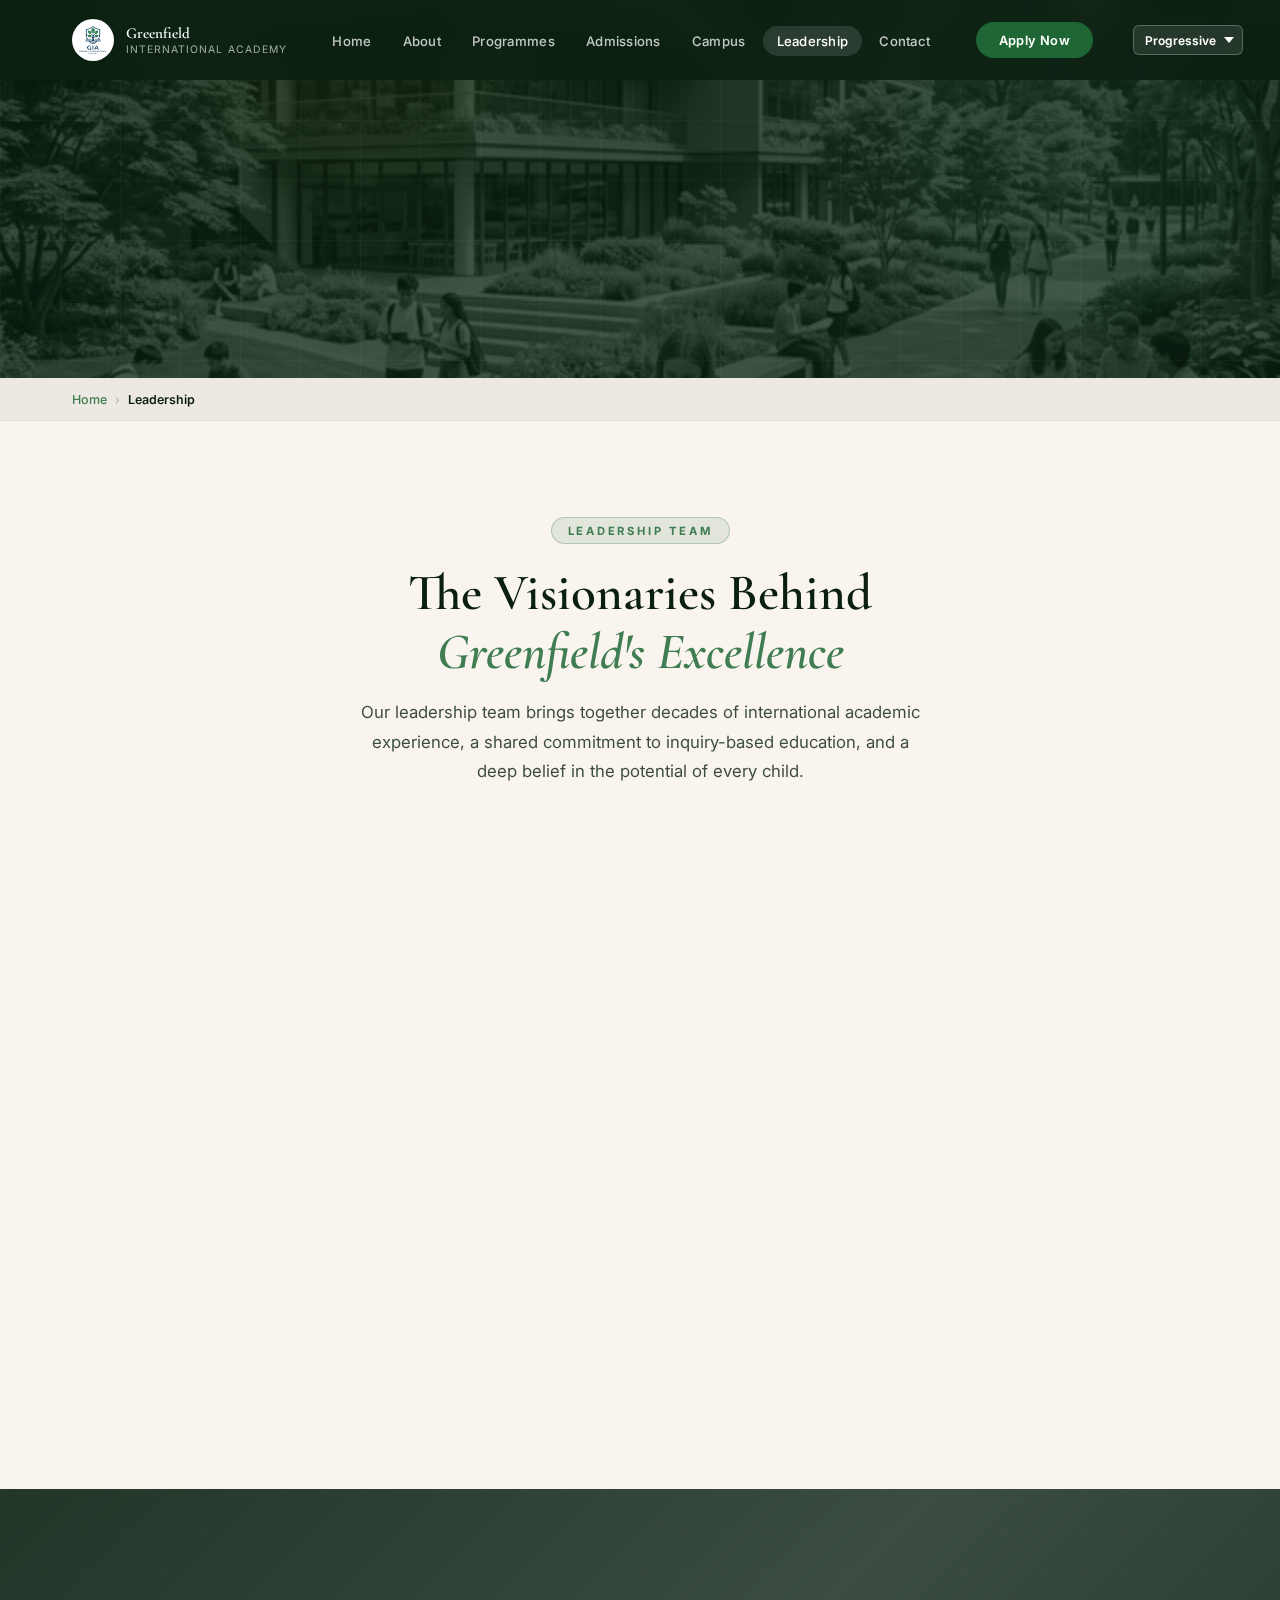
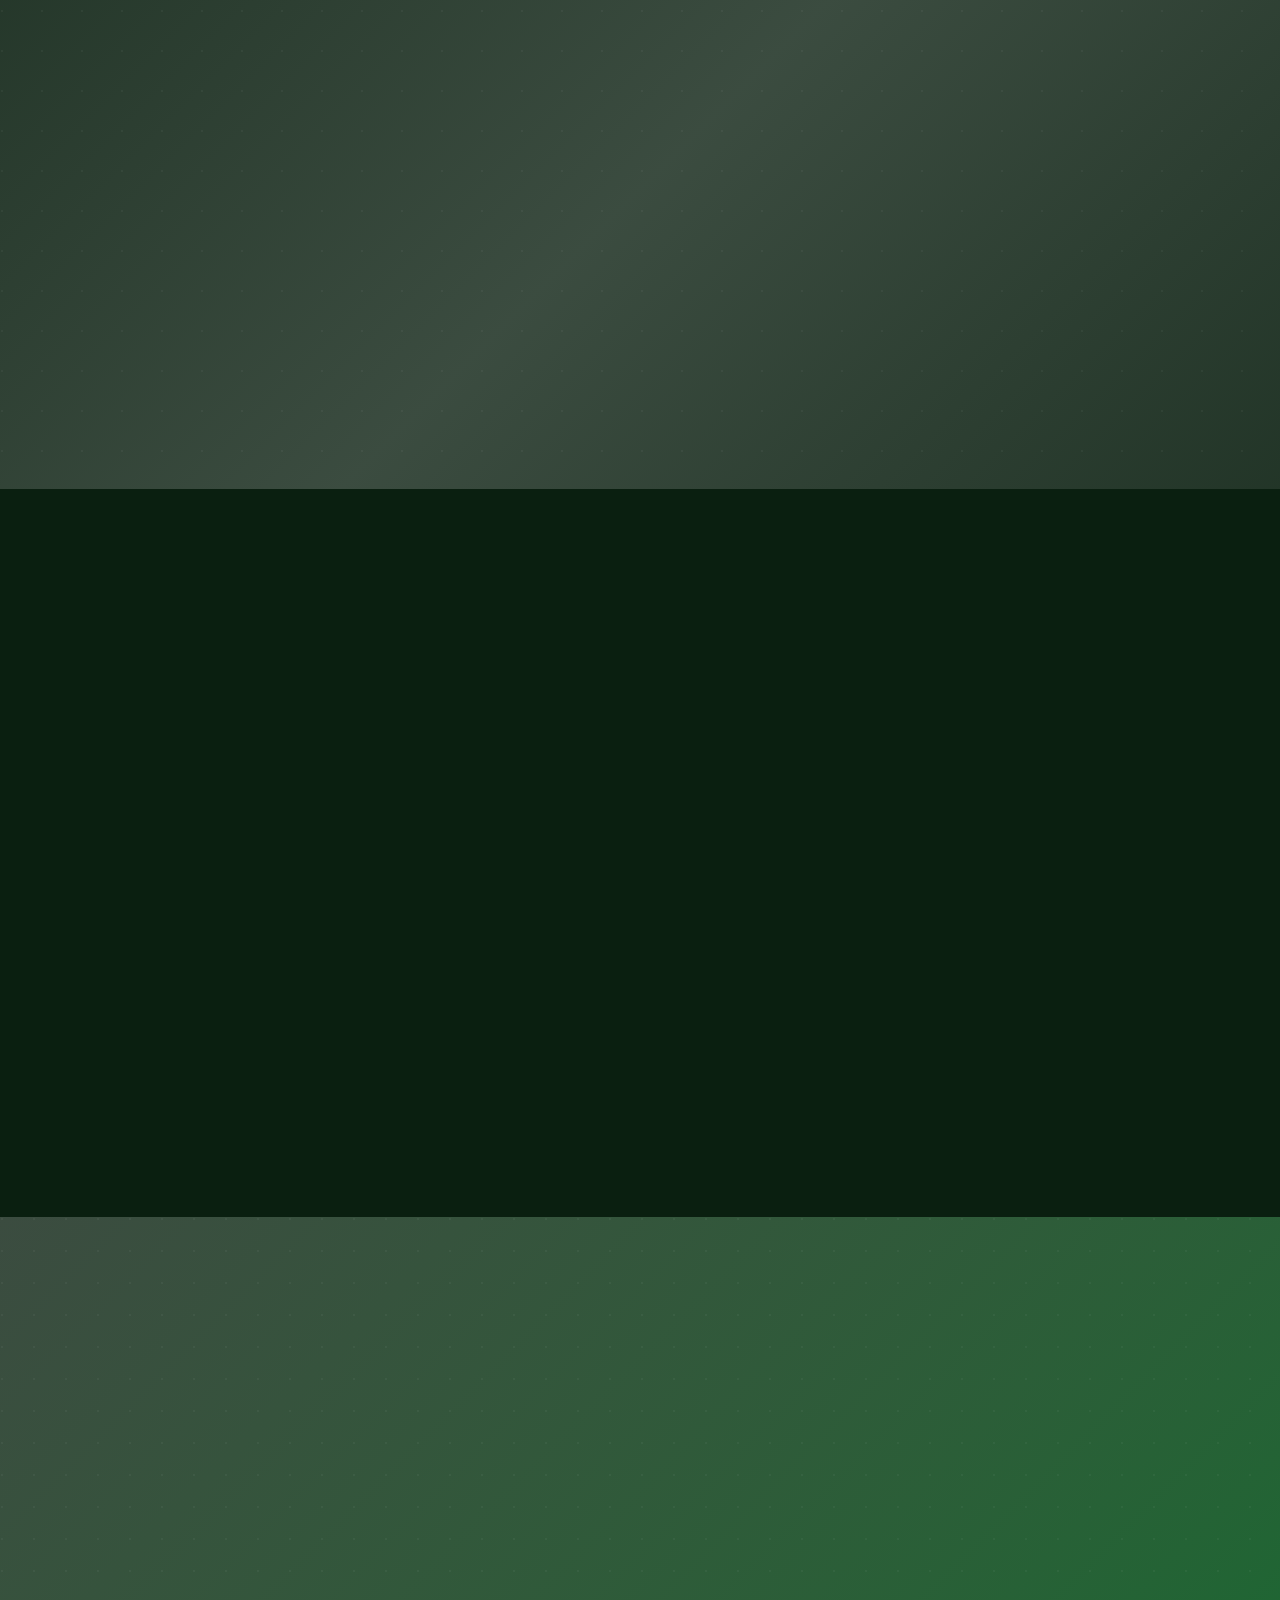
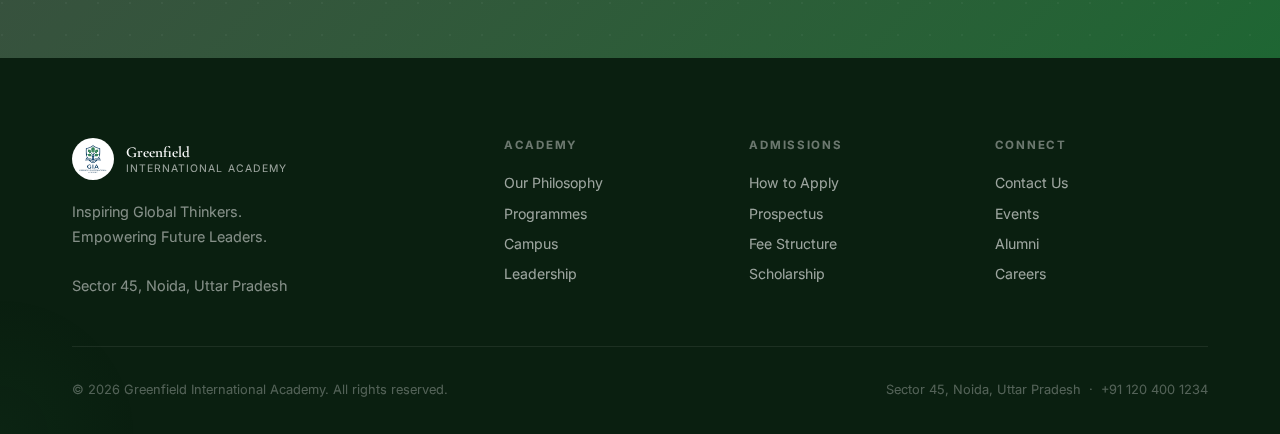
<file: leadership/index.html>
<!DOCTYPE html>
<html lang="en">

<head>
    <meta charset="UTF-8" />
    <meta name="viewport" content="width=device-width, initial-scale=1.0" />
    <title>Leadership &amp; Community | Greenfield International Academy — Meet the Team</title>
    <meta name="description"
        content="Meet the leadership team at Greenfield International Academy. Dr. Meera Kapoor, Head of School, and faculty dedicated to transformative IB-inspired education." />
    <link rel="preconnect" href="https://fonts.googleapis.com" />
    <link rel="preconnect" href="https://fonts.gstatic.com" crossorigin />
    <link
        href="https://fonts.googleapis.com/css2?family=Cormorant+Garamond:ital,wght@0,300;0,400;0,600;0,700;1,400&family=Inter:wght@300;400;500;600;700&family=Playfair+Display:wght@400;600;700&family=DM+Serif+Display&family=IBM+Plex+Sans:wght@300;400;500;600;700&family=Sora:wght@300;400;500;600;700&display=swap"
        rel="stylesheet" />
    <link rel="stylesheet" href="../assets/css/base.css" />
    <link id="themeStylesheet" rel="stylesheet" href="../assets/css/theme-progressive.css" />
</head>

<body>

    <nav class="nav" id="navbar">
        <div class="nav__inner">
            <a href="../index.html" class="nav__logo">
                <img src="../assets/img/logo.png" alt="Greenfield Logo" class="logo-img" style="width: 42px; height: 42px; border-radius: 50%; object-fit: cover;">
                <span class="logo-text">Greenfield<br><small>International Academy</small></span>
            </a>
            <ul class="nav__links">
                <li><a href="../index.html">Home</a></li>
                <li><a href="../about/index.html">About</a></li>
                <li><a href="../programmes/index.html">Programmes</a></li>
                <li><a href="../admissions/index.html">Admissions</a></li>
                <li><a href="../campus/index.html">Campus</a></li>
                <li><a href="../leadership/index.html" class="active">Leadership</a></li>
                <li><a href="../contact/index.html">Contact</a></li>
            </ul>
            <a href="../admissions/index.html" class="btn btn--nav">Apply Now</a>
            <div class="theme-switcher-wrap">
                <select id="themeSwitcher">
                    <option value="prestige">Prestige</option>
                    <option value="minimal">Minimal</option>
                    <option value="progressive" selected>Progressive</option>
                    <option value="tech">Tech</option>
                    <option value="sunrise">Sunrise</option>
                    <option value="ocean">Ocean</option>
                    <option value="royal">Royal</option>
                    <option value="forest">Forest</option>
                    <option value="crimson">Crimson</option>
                    <option value="midnight">Midnight</option>
                </select>
            </div>
            <button class="nav__burger" id="burger"
                aria-label="Toggle menu"><span></span><span></span><span></span></button>
        </div>
        <div class="nav__mobile" id="mobileMenu">
            <ul>
                <li><a href="../index.html">Home</a></li>
                <li><a href="../about/index.html">About</a></li>
                <li><a href="../programmes/index.html">Programmes</a></li>
                <li><a href="../admissions/index.html">Admissions</a></li>
                <li><a href="../campus/index.html">Campus</a></li>
                <li><a href="../leadership/index.html">Leadership</a></li>
                <li><a href="../contact/index.html">Contact</a></li>
                <li><a href="../admissions/index.html" class="btn btn--primary">Apply Now</a></li>
            </ul>
        </div>
    </nav>

    <!-- PAGE HERO -->
    <section class="page-hero">
        <div class="page-hero__bg">
            <img src="../assets/img/hero.png" alt="Greenfield Campus"
                style="position:absolute;top:0;left:0;width:100%;height:100%;object-fit:cover;z-index:0;opacity:0.25;mix-blend-mode:luminosity;">
            <div class="page-hero__orb"></div>
            <div class="page-hero__orb page-hero__orb--gold"></div>
            <div class="page-hero__grid"></div>
        </div>
        <div class="page-hero__inner">
            <p class="page-hero__tag animate-fade-up">Our People</p>
            <h1 class="hero__title animate-fade-up delay-1" style="font-size:clamp(2.2rem,5vw,3.8rem);">Guided
                by<br><em>Visionary Educators</em></h1>
        </div>
    </section>

    <!-- BREADCRUMB -->
    <nav class="breadcrumb" aria-label="Breadcrumb">
        <div class="breadcrumb__inner">
            <a href="../index.html">Home</a>
            <span class="breadcrumb__sep">›</span>
            <span class="breadcrumb__current">Leadership</span>
        </div>
    </nav>

    <!-- LEADERSHIP INTRO -->
    <section class="section" style="background:var(--cream);">
        <div class="container">
            <div class="section-header animate-reveal">
                <span class="section-tag">Leadership Team</span>
                <h2>The Visionaries Behind<br><em>Greenfield's Excellence</em></h2>
                <p>Our leadership team brings together decades of international academic experience, a shared commitment
                    to inquiry-based education, and a deep belief in the potential of every child.</p>
            </div>
            <div class="leader__grid" style="max-width:900px;margin:0 auto;">
                <div class="leader-card animate-reveal">
                    <img src="../assets/img/leader_mk.png" alt="Dr. Meera Kapoor" class="leader-card__initials"
                        style="object-fit:cover; padding:0; background:none;">
                    <div class="leader-card__info">
                        <h3>Dr. Meera Kapoor</h3>
                        <span class="leader-role">Head of School</span>
                        <p>PhD in Educational Leadership · 25+ Years of International Academic Experience · Former
                            Faculty, Delhi University · IB Workshop Leader since 2005</p>
                    </div>
                </div>
                <div class="leader-card animate-reveal delay-1">
                    <img src="../assets/img/leader_rb.png" alt="Mr. Rajiv Bansal" class="leader-card__initials"
                        style="object-fit:cover; padding:0; background:none;">
                    <div class="leader-card__info">
                        <h3>Mr. Rajiv Bansal</h3>
                        <span class="leader-role">Deputy Head</span>
                        <p>Curriculum &amp; Assessment Specialist · MA Education, University of Melbourne · PYP/MYP
                            Coordinator · 18 Years in International Schools</p>
                    </div>
                </div>
                <div class="leader-card animate-reveal delay-2">
                    <img src="../assets/img/leader_ps.png" alt="Ms. Priya Sharma" class="leader-card__initials"
                        style="object-fit:cover; padding:0; background:none;">
                    <div class="leader-card__info">
                        <h3>Ms. Priya Sharma</h3>
                        <span class="leader-role">Director of Admissions</span>
                        <p>MSc in Educational Management · 14 Years of Admissions Experience · Former Counselor at
                            British Council · University Partnerships Lead</p>
                    </div>
                </div>
                <div class="leader-card animate-reveal delay-3">
                    <img src="../assets/img/leader_av.png" alt="Mr. Arun Varma" class="leader-card__initials"
                        style="object-fit:cover; padding:0; background:none;">
                    <div class="leader-card__info">
                        <h3>Mr. Arun Varma</h3>
                        <span class="leader-role">Head of Senior School</span>
                        <p>MEd, TISS · Specialist in Diploma-Level Preparation · Extended Essay Supervisor · Theory of
                            Knowledge (TOK) Facilitator</p>
                    </div>
                </div>
            </div>
        </div>
    </section>

    <!-- FACULTY STRENGTH -->
    <section class="section achievements">
        <div class="container">
            <div class="achv__inner">
                <div class="section-header section-header--left animate-reveal">
                    <span class="section-tag"
                        style="color:var(--gold-300);background:rgba(212,160,23,0.15);border-color:rgba(212,160,23,0.3);">Our
                        Faculty</span>
                    <h2 style="color:var(--white);">150+ Dedicated<br><em style="color:var(--gold-300);">Educators</em>
                    </h2>
                </div>
                <div class="achv__list">
                    <div class="achv-item animate-reveal">
                        <div class="achv-item__num">150+</div>
                        <p>Internationally Trained Teaching Staff</p>
                    </div>
                    <div class="achv-item animate-reveal delay-1">
                        <div class="achv-item__num">92%</div>
                        <p>Faculty with Postgraduate Qualifications</p>
                    </div>
                    <div class="achv-item animate-reveal delay-2">
                        <div class="achv-item__icon">🎓</div>
                        <p>Ongoing IB Professional Development Programme</p>
                    </div>
                    <div class="achv-item animate-reveal delay-3">
                        <div class="achv-item__icon">🌍</div>
                        <p>Faculty from 12+ Countries Worldwide</p>
                    </div>
                </div>
            </div>
        </div>
    </section>

    <!-- TESTIMONIALS -->
    <section class="section" style="background:var(--green-900);">
        <div class="container">
            <div class="section-header animate-reveal">
                <span class="section-tag" style="color:var(--green-300);background:rgba(45,143,78,0.15);">Community
                    Voices</span>
                <h2 style="color:var(--white);">Heard From Our<br><em style="color:var(--green-300);">Community</em>
                </h2>
            </div>
            <div class="testi__grid">
                <div class="testi-card animate-reveal">
                    <div class="testi-card__quote">"</div>
                    <p>"The inquiry-based approach has transformed how my child thinks and learns. The teachers don't
                        just teach — they inspire."</p>
                    <div class="testi-card__author">
                        <img src="../assets/img/testi_parent.png" alt="Greenfield Parent"
                            class="author-avatar author-avatar--parent"
                            style="object-fit:cover; padding:0; background:none;">
                        <div><strong>Greenfield Parent</strong><span>Class of 2025, Grade XII</span></div>
                    </div>
                </div>
                <div class="testi-card animate-reveal delay-1">
                    <div class="testi-card__quote">"</div>
                    <p>"Learning here feels meaningful and connected to the real world. Every project challenges me to
                        think deeper."</p>
                    <div class="testi-card__author">
                        <img src="../assets/img/testi_student.png" alt="Greenfield Student"
                            class="author-avatar author-avatar--student"
                            style="object-fit:cover; padding:0; background:none;">
                        <div><strong>Greenfield Student</strong><span>Grade XI, Science Stream</span></div>
                    </div>
                </div>
                <div class="testi-card animate-reveal delay-2">
                    <div class="testi-card__quote">"</div>
                    <p>"The global perspective I gained at Greenfield prepared me for university abroad more than
                        anything else could have."</p>
                    <div class="testi-card__author">
                        <img src="../assets/img/testi_alumni.png" alt="Greenfield Alumni"
                            class="author-avatar author-avatar--alumni"
                            style="object-fit:cover; padding:0; background:none;">
                        <div><strong>Greenfield Alumni</strong><span>MSc, University of Edinburgh</span></div>
                    </div>
                </div>
            </div>
        </div>
    </section>

    <!-- CTA -->
    <section class="cta-band">
        <div class="container">
            <h2 class="animate-reveal">Meet Our Team<br><em style="color:var(--gold-300);font-style:italic;">in
                    Person</em></h2>
            <p class="animate-reveal delay-1">Book a campus visit and speak directly with our leadership and admissions
                team.</p>
            <div class="btn-group animate-reveal delay-2">
                <a href="../contact/index.html" class="btn btn--gold btn--lg">Schedule a Visit</a>
                <a href="../admissions/index.html" class="btn btn--ghost btn--lg">Apply for 2026–27</a>
            </div>
        </div>
    </section>

    <footer class="footer">
        <div class="container">
            <div class="footer__top">
                <div class="footer__brand">
                    <a href="../index.html" class="nav__logo"><img src="../assets/img/logo.png" alt="Greenfield Logo" class="logo-img" style="width: 42px; height: 42px; border-radius: 50%; object-fit: cover;"><span
                            class="logo-text">Greenfield<br><small>International Academy</small></span></a>
                    <p>Inspiring Global Thinkers.<br>Empowering Future Leaders.<br><br>Sector 45, Noida, Uttar Pradesh
                    </p>
                </div>
                <div class="footer__links">
                    <div class="footer__col">
                        <h4>Academy</h4>
                        <ul>
                            <li><a href="../about/index.html">Our Philosophy</a></li>
                            <li><a href="../programmes/index.html">Programmes</a></li>
                            <li><a href="../campus/index.html">Campus</a></li>
                            <li><a href="../leadership/index.html">Leadership</a></li>
                        </ul>
                    </div>
                    <div class="footer__col">
                        <h4>Admissions</h4>
                        <ul>
                            <li><a href="../admissions/index.html">How to Apply</a></li>
                            <li><a href="../admissions/index.html">Prospectus</a></li>
                            <li><a href="../admissions/index.html">Fee Structure</a></li>
                            <li><a href="../admissions/index.html">Scholarship</a></li>
                        </ul>
                    </div>
                    <div class="footer__col">
                        <h4>Connect</h4>
                        <ul>
                            <li><a href="../contact/index.html">Contact Us</a></li>
                            <li><a href="../contact/index.html">Events</a></li>
                            <li><a href="../leadership/index.html">Alumni</a></li>
                            <li><a href="../contact/index.html">Careers</a></li>
                        </ul>
                    </div>
                </div>
            </div>
            <div class="footer__bottom">
                <p>&copy; 2026 Greenfield International Academy. All rights reserved.</p>
                <p>Sector 45, Noida, Uttar Pradesh &nbsp;·&nbsp; +91 120 400 1234</p>
            </div>
        </div>
    </footer>

    <script src="../assets/js/script.js"></script>
    <script src="../assets/js/theme-switcher.js"></script>
</body>

</html>
</file>
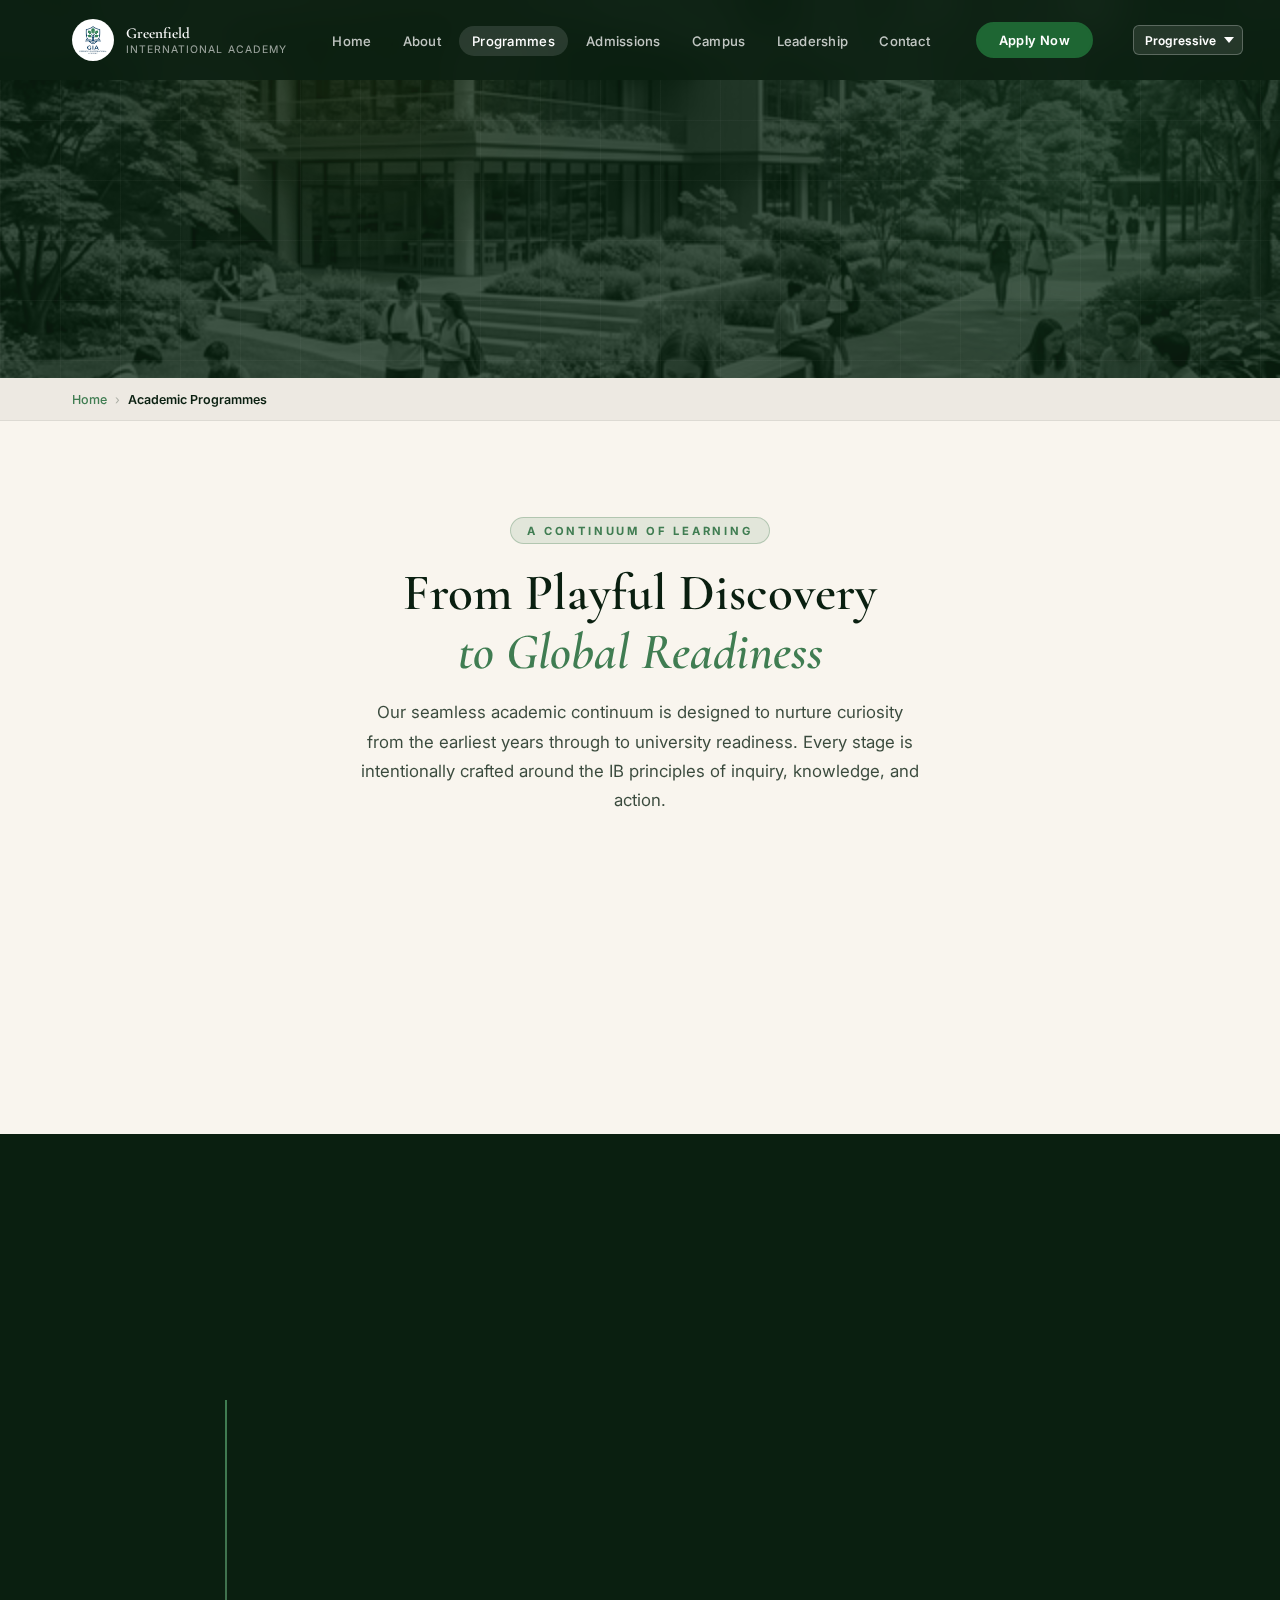
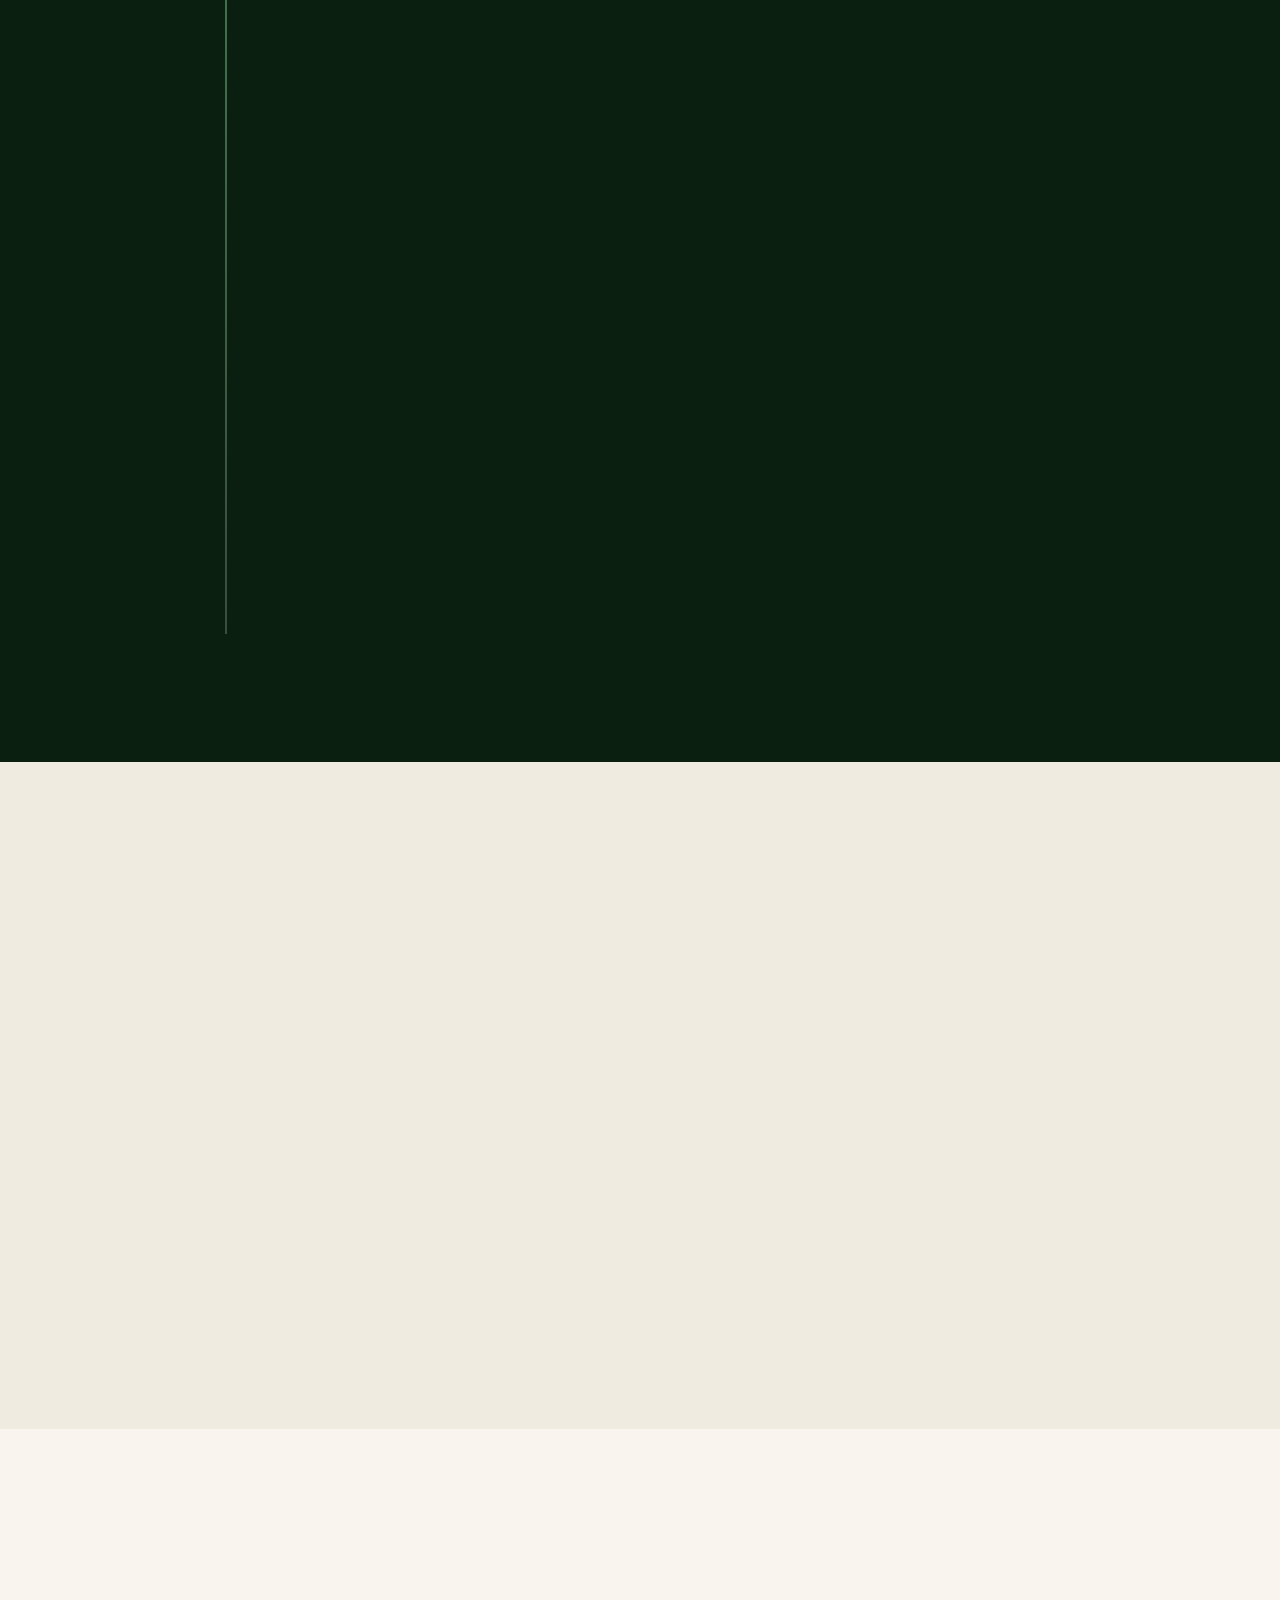
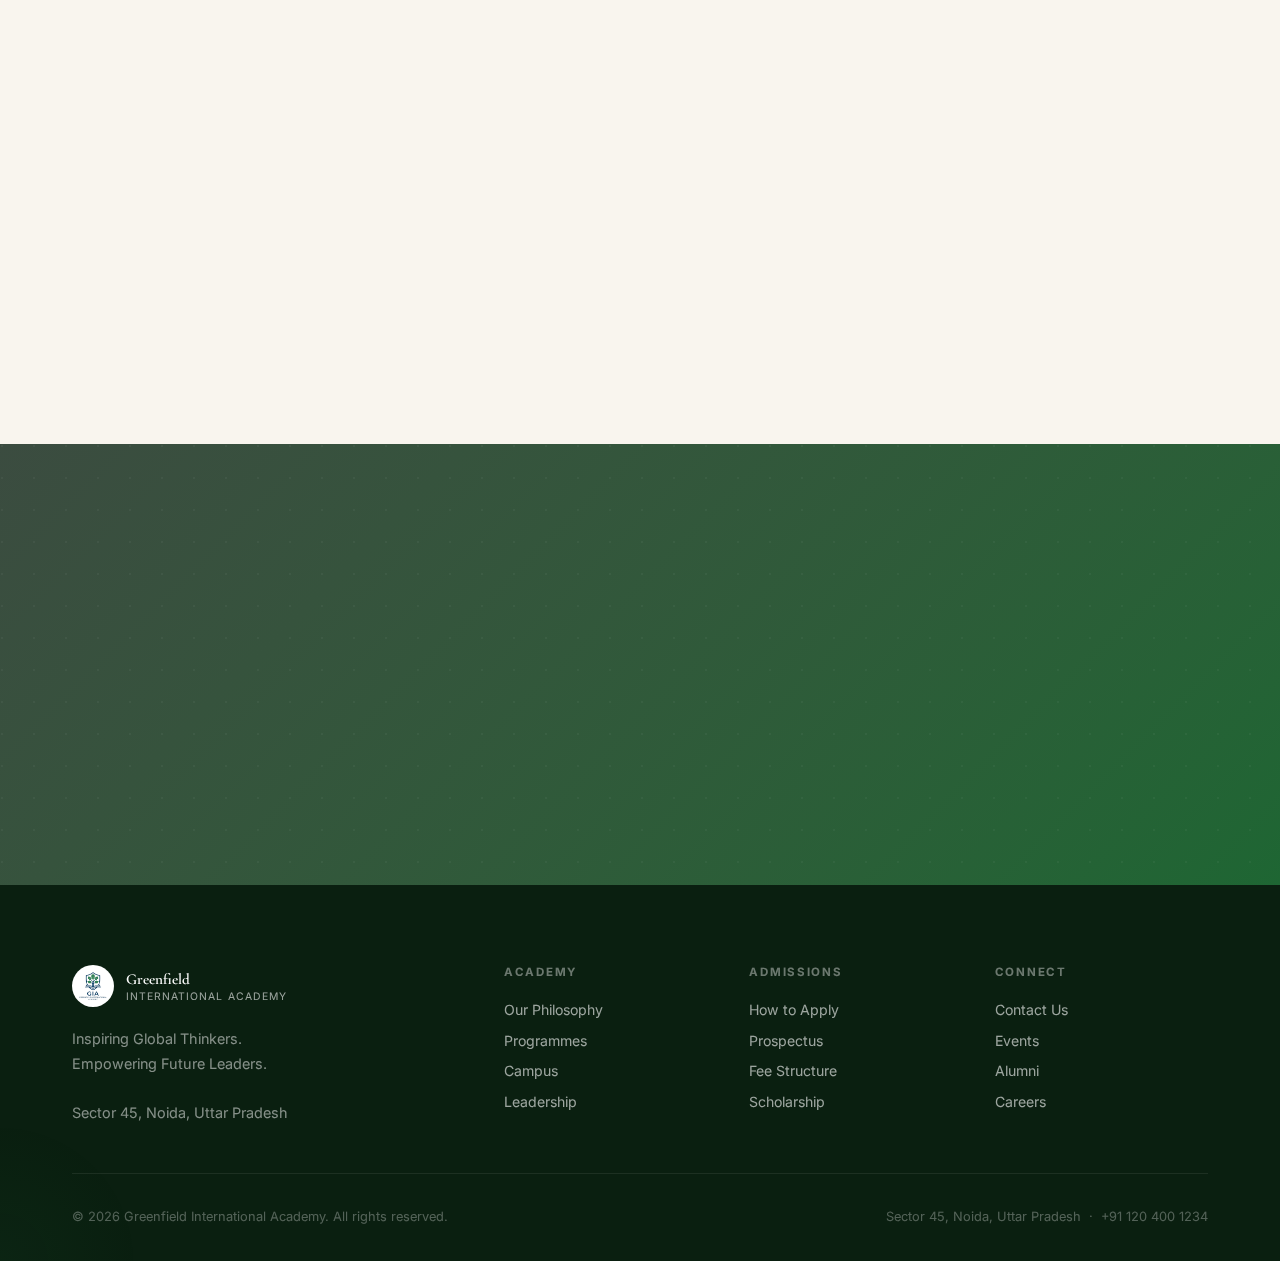
<file: programmes/index.html>
<!DOCTYPE html>
<html lang="en">

<head>
    <meta charset="UTF-8" />
    <meta name="viewport" content="width=device-width, initial-scale=1.0" />
    <title>Academic Programmes | Greenfield International Academy — EYP to Diploma</title>
    <meta name="description"
        content="Explore Greenfield's IB-inspired academic programmes from Early Years (EYP) through Primary (PYP), Middle Years (MYP), and Diploma-Level Preparation (DLP) for Grades IX–XII." />
    <link rel="preconnect" href="https://fonts.googleapis.com" />
    <link rel="preconnect" href="https://fonts.gstatic.com" crossorigin />
    <link
        href="https://fonts.googleapis.com/css2?family=Cormorant+Garamond:ital,wght@0,300;0,400;0,600;0,700;1,400&family=Inter:wght@300;400;500;600;700&family=Playfair+Display:wght@400;600;700&family=DM+Serif+Display&family=IBM+Plex+Sans:wght@300;400;500;600;700&family=Sora:wght@300;400;500;600;700&display=swap"
        rel="stylesheet" />
    <link rel="stylesheet" href="../assets/css/base.css" />
    <link id="themeStylesheet" rel="stylesheet" href="../assets/css/theme-progressive.css" />
</head>

<body>

    <nav class="nav" id="navbar">
        <div class="nav__inner">
            <a href="../index.html" class="nav__logo">
                <img src="../assets/img/logo.png" alt="Greenfield Logo" class="logo-img" style="width: 42px; height: 42px; border-radius: 50%; object-fit: cover;">
                <span class="logo-text">Greenfield<br><small>International Academy</small></span>
            </a>
            <ul class="nav__links">
                <li><a href="../index.html">Home</a></li>
                <li><a href="../about/index.html">About</a></li>
                <li><a href="../programmes/index.html" class="active">Programmes</a></li>
                <li><a href="../admissions/index.html">Admissions</a></li>
                <li><a href="../campus/index.html">Campus</a></li>
                <li><a href="../leadership/index.html">Leadership</a></li>
                <li><a href="../contact/index.html">Contact</a></li>
            </ul>
            <a href="../admissions/index.html" class="btn btn--nav">Apply Now</a>
            <div class="theme-switcher-wrap">
                <select id="themeSwitcher">
                    <option value="prestige">Prestige</option>
                    <option value="minimal">Minimal</option>
                    <option value="progressive" selected>Progressive</option>
                    <option value="tech">Tech</option>
                    <option value="sunrise">Sunrise</option>
                    <option value="ocean">Ocean</option>
                    <option value="royal">Royal</option>
                    <option value="forest">Forest</option>
                    <option value="crimson">Crimson</option>
                    <option value="midnight">Midnight</option>
                </select>
            </div>
            <button class="nav__burger" id="burger"
                aria-label="Toggle menu"><span></span><span></span><span></span></button>
        </div>
        <div class="nav__mobile" id="mobileMenu">
            <ul>
                <li><a href="../index.html">Home</a></li>
                <li><a href="../about/index.html">About</a></li>
                <li><a href="../programmes/index.html">Programmes</a></li>
                <li><a href="../admissions/index.html">Admissions</a></li>
                <li><a href="../campus/index.html">Campus</a></li>
                <li><a href="../leadership/index.html">Leadership</a></li>
                <li><a href="../contact/index.html">Contact</a></li>
                <li><a href="../admissions/index.html" class="btn btn--primary">Apply Now</a></li>
            </ul>
        </div>
    </nav>

    <!-- PAGE HERO -->
    <section class="page-hero" style="background:var(--green-900);">
        <div class="page-hero__bg">
            <img src="../assets/img/hero.png" alt="Greenfield Campus"
                style="position:absolute;top:0;left:0;width:100%;height:100%;object-fit:cover;z-index:0;opacity:0.25;mix-blend-mode:luminosity;">
            <div class="page-hero__orb"></div>
            <div class="page-hero__orb page-hero__orb--gold"></div>
            <div class="page-hero__grid"></div>
        </div>
        <div class="page-hero__inner">
            <p class="page-hero__tag animate-fade-up">Learning Without Limits</p>
            <h1 class="hero__title animate-fade-up delay-1" style="font-size:clamp(2.2rem,5vw,3.8rem);">
                Academic<br><em>Programmes</em></h1>
        </div>
    </section>

    <!-- BREADCRUMB -->
    <nav class="breadcrumb" aria-label="Breadcrumb">
        <div class="breadcrumb__inner">
            <a href="../index.html">Home</a>
            <span class="breadcrumb__sep">›</span>
            <span class="breadcrumb__current">Academic Programmes</span>
        </div>
    </nav>

    <!-- PROGRAMME OVERVIEW INTRO -->
    <section class="section" style="background:var(--cream);">
        <div class="container">
            <div class="section-header animate-reveal">
                <span class="section-tag">A Continuum of Learning</span>
                <h2>From Playful Discovery<br><em>to Global Readiness</em></h2>
                <p>Our seamless academic continuum is designed to nurture curiosity from the earliest years through to
                    university readiness. Every stage is intentionally crafted around the IB principles of inquiry,
                    knowledge, and action.</p>
            </div>
            <div class="prog-cards">
                <div class="prog-card animate-reveal">
                    <div class="prog-card__badge">EYP</div>
                    <h3>Early Years</h3>
                    <p>Nursery – KG</p>
                </div>
                <div class="prog-card animate-reveal delay-1">
                    <div class="prog-card__badge">PYP</div>
                    <h3>Primary Years</h3>
                    <p>Grades I – V</p>
                </div>
                <div class="prog-card animate-reveal delay-2">
                    <div class="prog-card__badge">MYP</div>
                    <h3>Middle Years</h3>
                    <p>Grades VI – VIII</p>
                </div>
                <div class="prog-card animate-reveal delay-3">
                    <div class="prog-card__badge">DLP</div>
                    <h3>Diploma Prep</h3>
                    <p>Grades IX – XII</p>
                </div>
            </div>
        </div>
    </section>

    <!-- TIMELINE (dark) -->
    <section class="section programmes" style="background:var(--green-900);">
        <div class="container">
            <div class="section-header animate-reveal">
                <span class="section-tag" style="color:var(--green-300);background:rgba(45,143,78,0.15);">Programme
                    Detail</span>
                <h2 style="color:var(--white);">Each Stage, <em style="color:var(--green-300);">Purposefully
                        Designed</em></h2>
            </div>
            <div class="prog__timeline">
                <div class="prog-item animate-reveal">
                    <div class="prog-item__marker"><span>EYP</span></div>
                    <div class="prog-item__card">
                        <div class="prog-item__age">Nursery – KG</div>
                        <h3>Early Years Programme</h3>
                        <p>Play-based, inquiry-driven foundational learning that nurtures natural curiosity through
                            exploration and joy. Children develop language, numeracy, social awareness and creativity in
                            a rich, stimulating environment.</p>
                    </div>
                </div>
                <div class="prog-item animate-reveal delay-1">
                    <div class="prog-item__marker"><span>PYP</span></div>
                    <div class="prog-item__card">
                        <div class="prog-item__age">Grades I – V</div>
                        <h3>Primary Years Programme</h3>
                        <p>Transdisciplinary themes, conceptual understanding, and global perspectives to shape young
                            global citizens. Students explore 6 transdisciplinary themes per year, guided by teachers as
                            facilitators of inquiry.</p>
                    </div>
                </div>
                <div class="prog-item animate-reveal delay-2">
                    <div class="prog-item__marker"><span>MYP</span></div>
                    <div class="prog-item__card">
                        <div class="prog-item__age">Grades VI – VIII</div>
                        <h3>Middle Years</h3>
                        <p>Project-based learning, interdisciplinary units, and research skill development bridging
                            primary and senior years. The Personal Project in Grade VIII allows students to pursue a
                            topic of genuine passion.</p>
                    </div>
                </div>
                <div class="prog-item animate-reveal delay-3">
                    <div class="prog-item__marker"><span>DLP</span></div>
                    <div class="prog-item__card">
                        <div class="prog-item__age">Grades IX – XII</div>
                        <h3>Diploma-Level Preparation</h3>
                        <p>Science, Commerce, and Humanities pathways aligned with global university readiness
                            standards. Includes Theory of Knowledge (TOK), Extended Essay (EE), and CAS components.</p>
                        <div class="disciplines">
                            <span>Sciences</span><span>Mathematics</span><span>Language &amp; Literature</span>
                            <span>Individuals &amp; Societies</span><span>Arts &amp; Design</span>
                            <span>Computer Science</span><span>Global Citizenship Studies</span>
                        </div>
                    </div>
                </div>
            </div>
        </div>
    </section>

    <!-- UNIVERSITY DESTINATIONS -->
    <section class="section" style="background:var(--cream-dark);">
        <div class="container">
            <div class="section-header animate-reveal">
                <span class="section-tag">University Destinations</span>
                <h2>Your Future,<br><em>Without Borders</em></h2>
                <p>Our graduates pursue higher education at prestigious institutions worldwide. Dedicated university
                    counseling and portfolio guidance support every learner's pathway.</p>
            </div>
            <div class="dest__flags">
                <div class="dest-flag animate-reveal">
                    <div class="flag-icon">🇬🇧</div><span>United Kingdom</span>
                </div>
                <div class="dest-flag animate-reveal delay-1">
                    <div class="flag-icon">🇺🇸</div><span>United States</span>
                </div>
                <div class="dest-flag animate-reveal delay-2">
                    <div class="flag-icon">🇨🇦</div><span>Canada</span>
                </div>
                <div class="dest-flag animate-reveal delay-3">
                    <div class="flag-icon">🇸🇬</div><span>Singapore</span>
                </div>
                <div class="dest-flag animate-reveal delay-4">
                    <div class="flag-icon">🇦🇺</div><span>Australia</span>
                </div>
            </div>
        </div>
    </section>

    <!-- CORE DISCIPLINES -->
    <section class="section" style="background:var(--cream);">
        <div class="container">
            <div class="section-header animate-reveal">
                <span class="section-tag">Core Disciplines</span>
                <h2>Subject Groups &amp;<br><em>Learning Areas</em></h2>
            </div>
            <div class="info-grid">
                <div class="info-card animate-reveal">
                    <h3>Sciences &amp; Technology</h3>
                    <ul>
                        <li>Physics, Chemistry &amp; Biology</li>
                        <li>Computer Science &amp; AI</li>
                        <li>Environmental Systems</li>
                        <li>Robotics &amp; Innovation</li>
                    </ul>
                </div>
                <div class="info-card animate-reveal delay-1">
                    <h3>Humanities &amp; Arts</h3>
                    <ul>
                        <li>Language &amp; Literature</li>
                        <li>History &amp; Geography</li>
                        <li>Economics &amp; Business</li>
                        <li>Visual Arts &amp; Design</li>
                    </ul>
                </div>
                <div class="info-card animate-reveal delay-2">
                    <h3>Mathematics &amp; Global Studies</h3>
                    <ul>
                        <li>Pure &amp; Applied Mathematics</li>
                        <li>Statistics &amp; Data Science</li>
                        <li>Global Citizenship</li>
                        <li>Theory of Knowledge</li>
                    </ul>
                </div>
            </div>
        </div>
    </section>

    <!-- CTA -->
    <section class="cta-band">
        <div class="container">
            <h2 class="animate-reveal">Ready to Start Your<br><em
                    style="color:var(--gold-300);font-style:italic;">Learning Journey?</em></h2>
            <p class="animate-reveal delay-1">Admissions for 2026–27 are now open across all programme levels.</p>
            <div class="btn-group animate-reveal delay-2">
                <a href="../admissions/index.html" class="btn btn--gold btn--lg">Apply for Admission</a>
                <a href="../contact/index.html" class="btn btn--ghost btn--lg">Ask a Question</a>
            </div>
        </div>
    </section>

    <footer class="footer">
        <div class="container">
            <div class="footer__top">
                <div class="footer__brand">
                    <a href="../index.html" class="nav__logo">
                        <img src="../assets/img/logo.png" alt="Greenfield Logo" class="logo-img" style="width: 42px; height: 42px; border-radius: 50%; object-fit: cover;">
                        <span class="logo-text">Greenfield<br><small>International Academy</small></span>
                    </a>
                    <p>Inspiring Global Thinkers.<br>Empowering Future Leaders.<br><br>Sector 45, Noida, Uttar Pradesh
                    </p>
                </div>
                <div class="footer__links">
                    <div class="footer__col">
                        <h4>Academy</h4>
                        <ul>
                            <li><a href="../about/index.html">Our Philosophy</a></li>
                            <li><a href="../programmes/index.html">Programmes</a></li>
                            <li><a href="../campus/index.html">Campus</a></li>
                            <li><a href="../leadership/index.html">Leadership</a></li>
                        </ul>
                    </div>
                    <div class="footer__col">
                        <h4>Admissions</h4>
                        <ul>
                            <li><a href="../admissions/index.html">How to Apply</a></li>
                            <li><a href="../admissions/index.html">Prospectus</a></li>
                            <li><a href="../admissions/index.html">Fee Structure</a></li>
                            <li><a href="../admissions/index.html">Scholarship</a></li>
                        </ul>
                    </div>
                    <div class="footer__col">
                        <h4>Connect</h4>
                        <ul>
                            <li><a href="../contact/index.html">Contact Us</a></li>
                            <li><a href="../contact/index.html">Events</a></li>
                            <li><a href="../leadership/index.html">Alumni</a></li>
                            <li><a href="../contact/index.html">Careers</a></li>
                        </ul>
                    </div>
                </div>
            </div>
            <div class="footer__bottom">
                <p>&copy; 2026 Greenfield International Academy. All rights reserved.</p>
                <p>Sector 45, Noida, Uttar Pradesh &nbsp;·&nbsp; +91 120 400 1234</p>
            </div>
        </div>
    </footer>

    <script src="../assets/js/script.js"></script>
    <script src="../assets/js/theme-switcher.js"></script>
</body>

</html>
</file>
<file: assets/css/base.css>
/* =============================================
   GREENFIELD INTERNATIONAL ACADEMY — BASE CSS
   All layout, structure, animations, responsive.
   Colors & fonts via CSS variables (set by themes).
   ============================================= */

:root {
    /* Fallback values — overridden by theme files */
    --primary-color: #1e6633;
    --primary-dark: #0a1f10;
    --accent-color: #d4a017;
    --background-color: #f9f5ee;
    --text-color: #0a1f10;
    --text-color-inv: #ffffff;
    --heading-font: 'Cormorant Garamond', Georgia, serif;
    --body-font: 'Inter', system-ui, sans-serif;
    --cta-style: 100px;
    --radius-style: 1rem;
    --radius-sm-style: 0.5rem;
    --shadow: 0 4px 24px rgba(0, 0, 0, 0.08);
    --shadow-lg: 0 12px 48px rgba(0, 0, 0, 0.15);
    --transition: 0.35s cubic-bezier(.4, 0, .2, 1);

    /* ── Semantic color tokens (used in HTML inline styles) ── */
    /* These must always be defined so inline style="background:var(--green-900)"
       etc. always resolve to a valid color across all themes.              */
    --green-900: #0a1f10;
    /* darkest background shade  */
    --green-300: #5fba7d;
    /* light accent green         */
    --cream: #f9f5ee;
    /* light page background      */
    --cream-dark: #f0ebe0;
    /* slightly darker cream      */
    --white: #ffffff;
    --gold-300: #e8c06a;
    /* light gold accent          */
}

*,
*::before,
*::after {
    box-sizing: border-box;
    margin: 0;
    padding: 0;
}

html {
    font-size: 16px;
}

body {
    font-family: var(--body-font);
    color: var(--text-color);
    background: var(--background-color);
    overflow-x: hidden;
    -webkit-font-smoothing: antialiased;
}

h1,
h2,
h3 {
    font-family: var(--heading-font);
    font-weight: 600;
    line-height: 1.15;
}

h1 {
    font-size: clamp(2.5rem, 6vw, 4.5rem);
}

h2 {
    font-size: clamp(2rem, 4.5vw, 3.2rem);
}

h3 {
    font-size: clamp(1.1rem, 2vw, 1.4rem);
}

em {
    font-style: italic;
    color: color-mix(in srgb, var(--primary-color) 85%, white);
}

p {
    line-height: 1.75;
    color: color-mix(in srgb, var(--text-color) 80%, transparent);
}

a {
    color: inherit;
    text-decoration: none;
}

img {
    max-width: 100%;
    display: block;
}

.container {
    max-width: 1200px;
    margin: 0 auto;
    padding: 0 2rem;
}

.section {
    padding: 6rem 0;
}

.section-tag {
    display: inline-block;
    font-size: 0.7rem;
    font-weight: 700;
    letter-spacing: 0.25em;
    text-transform: uppercase;
    color: color-mix(in srgb, var(--primary-color) 85%, white);
    background: color-mix(in srgb, var(--primary-color) 10%, transparent);
    border: 1px solid color-mix(in srgb, var(--primary-color) 25%, transparent);
    border-radius: var(--cta-style);
    padding: 0.35rem 1rem;
    margin-bottom: 1.25rem;
}

.section-header {
    text-align: center;
    margin-bottom: 4rem;
}

.section-header--left {
    text-align: left;
}

.section-header p {
    max-width: 560px;
    margin: 1rem auto 0;
    font-size: 1.05rem;
}

.section-header--left p {
    margin: 1rem 0 0;
}

/* ── BUTTONS ── */
.btn {
    display: inline-flex;
    align-items: center;
    gap: 0.5rem;
    font-family: var(--body-font);
    font-size: 0.875rem;
    font-weight: 600;
    letter-spacing: 0.03em;
    padding: 0.7rem 1.6rem;
    border-radius: var(--cta-style);
    border: 2px solid transparent;
    cursor: pointer;
    transition: var(--transition);
    white-space: nowrap;
}

.btn--primary {
    background: var(--primary-color);
    color: var(--text-color-inv);
    border-color: var(--primary-color);
}

.btn--primary:hover {
    background: color-mix(in srgb, var(--primary-color) 85%, white);
    border-color: color-mix(in srgb, var(--primary-color) 85%, white);
    transform: translateY(-2px);
    box-shadow: 0 8px 24px color-mix(in srgb, var(--primary-color) 35%, transparent);
}

.btn--ghost {
    background: color-mix(in srgb, #fff 8%, transparent);
    color: var(--text-color-inv);
    border-color: color-mix(in srgb, #fff 30%, transparent);
    backdrop-filter: blur(8px);
}

.btn--ghost:hover {
    background: color-mix(in srgb, #fff 18%, transparent);
    border-color: color-mix(in srgb, #fff 60%, transparent);
    transform: translateY(-2px);
}

.btn--outline {
    background: transparent;
    color: var(--primary-color);
    border-color: var(--primary-color);
}

.btn--outline:hover {
    background: var(--primary-color);
    color: var(--text-color-inv);
    transform: translateY(-2px);
}

.btn--nav {
    background: var(--primary-color);
    color: var(--text-color-inv);
    border-color: var(--primary-color);
    font-size: 0.8rem;
    padding: 0.55rem 1.3rem;
}

.btn--nav:hover {
    background: color-mix(in srgb, var(--primary-color) 85%, white);
    transform: translateY(-1px);
}

.btn--gold {
    background: var(--accent-color);
    color: var(--primary-dark);
    border-color: var(--accent-color);
}

.btn--gold:hover {
    background: color-mix(in srgb, var(--accent-color) 85%, white);
    border-color: color-mix(in srgb, var(--accent-color) 85%, white);
    transform: translateY(-2px);
    box-shadow: 0 8px 24px color-mix(in srgb, var(--accent-color) 40%, transparent);
}

.btn--lg {
    font-size: 0.95rem;
    padding: 0.9rem 2.2rem;
}

.btn--full {
    width: 100%;
    justify-content: center;
}

/* ── NAVBAR ── */
.nav {
    position: fixed;
    top: 0;
    left: 0;
    right: 0;
    z-index: 100;
    padding: 1.2rem 0;
    background: color-mix(in srgb, var(--primary-dark) 85%, transparent);
    backdrop-filter: blur(16px);
    transition: var(--transition);
}

.nav.scrolled {
    background: color-mix(in srgb, var(--primary-dark) 98%, transparent);
    padding: 0.85rem 0;
    box-shadow: 0 2px 24px color-mix(in srgb, #000 25%, transparent);
}

.nav__inner {
    max-width: 1200px;
    margin: 0 auto;
    padding: 0 2rem;
    display: flex;
    align-items: center;
    gap: 2rem;
}

.nav__logo {
    display: flex;
    align-items: center;
    gap: 0.75rem;
    flex-shrink: 0;
}

.logo-mark {
    width: 42px;
    height: 42px;
    background: linear-gradient(135deg, color-mix(in srgb, var(--primary-color) 85%, white), color-mix(in srgb, var(--primary-color) 70%, white));
    border-radius: 10px;
    display: flex;
    align-items: center;
    justify-content: center;
    font-family: var(--heading-font);
    font-weight: 700;
    font-size: 1rem;
    color: var(--text-color-inv);
    letter-spacing: 0.05em;
    flex-shrink: 0;
}

.logo-text {
    font-family: var(--heading-font);
    font-size: 0.95rem;
    line-height: 1.3;
    color: var(--text-color-inv);
    font-weight: 600;
}

.logo-text small {
    font-family: var(--body-font);
    font-size: 0.65rem;
    letter-spacing: 0.1em;
    text-transform: uppercase;
    color: color-mix(in srgb, #fff 60%, transparent);
    display: block;
    font-weight: 400;
}

.nav__links {
    display: flex;
    list-style: none;
    gap: 0.25rem;
    margin: 0 auto;
}

.nav__links a {
    font-size: 0.82rem;
    font-weight: 500;
    color: color-mix(in srgb, #fff 75%, transparent);
    padding: 0.45rem 0.85rem;
    border-radius: var(--cta-style);
    transition: var(--transition);
    letter-spacing: 0.02em;
}

.nav__links a:hover,
.nav__links a.active {
    color: var(--text-color-inv);
    background: color-mix(in srgb, #fff 12%, transparent);
}

.nav__burger {
    display: none;
    flex-direction: column;
    gap: 5px;
    background: none;
    border: none;
    cursor: pointer;
    padding: 4px;
    margin-left: auto;
}

.nav__burger span {
    display: block;
    width: 22px;
    height: 2px;
    background: var(--text-color-inv);
    border-radius: 2px;
    transition: var(--transition);
}

.nav__mobile {
    display: none;
    background: color-mix(in srgb, var(--primary-dark) 99%, transparent);
    border-top: 1px solid color-mix(in srgb, #fff 8%, transparent);
}

.nav__mobile.open {
    display: block;
}

.nav__mobile ul {
    list-style: none;
    padding: 1.5rem 2rem;
    display: flex;
    flex-direction: column;
    gap: 0.5rem;
}

.nav__mobile a {
    color: color-mix(in srgb, #fff 85%, transparent);
    font-size: 0.95rem;
    display: block;
    padding: 0.65rem 0;
}

.nav__mobile .btn {
    display: inline-flex;
    margin-top: 0.5rem;
}

/* ── THEME SWITCHER ── */
.theme-switcher-wrap {
    margin-left: 0.5rem;
    flex-shrink: 0;
}

#themeSwitcher {
    font-family: var(--body-font);
    font-size: 0.75rem;
    font-weight: 600;
    padding: 0.4rem 0.7rem;
    border-radius: 6px;
    border: 1px solid color-mix(in srgb, #fff 25%, transparent);
    background: color-mix(in srgb, #fff 10%, transparent);
    color: var(--text-color-inv);
    cursor: pointer;
    outline: none;
    transition: var(--transition);
    appearance: none;
    -webkit-appearance: none;
    -moz-appearance: none;
    background-image: url("data:image/svg+xml,%3Csvg xmlns='http://www.w3.org/2000/svg' width='10' height='6'%3E%3Cpath d='M0 0l5 6 5-6z' fill='%23fff'/%3E%3C/svg%3E");
    background-repeat: no-repeat;
    background-position: right 0.5rem center;
    padding-right: 1.6rem;
}

#themeSwitcher:hover {
    border-color: color-mix(in srgb, #fff 50%, transparent);
    background-color: color-mix(in srgb, #fff 15%, transparent);
}

#themeSwitcher option {
    background: var(--primary-dark);
    color: var(--text-color-inv);
}

/* ── HOME HERO (full-screen) ── */
.hero {
    min-height: 100vh;
    background: var(--primary-dark);
    display: flex;
    align-items: center;
    position: relative;
    overflow: hidden;
    padding: 8rem 0 4rem;
}

.hero__bg {
    position: absolute;
    inset: 0;
    pointer-events: none;
}

.hero__orb {
    position: absolute;
    border-radius: 50%;
    filter: blur(80px);
    opacity: 0.25;
}

.hero__orb--1 {
    width: 600px;
    height: 600px;
    background: radial-gradient(circle, color-mix(in srgb, var(--primary-color) 85%, white), transparent 70%);
    top: -100px;
    right: -100px;
    animation: float1 8s ease-in-out infinite alternate;
}

.hero__orb--2 {
    width: 400px;
    height: 400px;
    background: radial-gradient(circle, var(--accent-color), transparent 70%);
    bottom: -50px;
    left: 100px;
    animation: float2 10s ease-in-out infinite alternate;
}

.hero__orb--3 {
    width: 300px;
    height: 300px;
    background: radial-gradient(circle, color-mix(in srgb, var(--primary-color) 70%, white), transparent 70%);
    top: 40%;
    left: 60%;
    animation: float1 12s ease-in-out infinite alternate-reverse;
}

.hero__grid {
    position: absolute;
    inset: 0;
    background-image: linear-gradient(color-mix(in srgb, #fff 3%, transparent) 1px, transparent 1px), linear-gradient(90deg, color-mix(in srgb, #fff 3%, transparent) 1px, transparent 1px);
    background-size: 60px 60px;
    mask-image: radial-gradient(ellipse at center, black 40%, transparent 80%);
}

.hero__inner {
    width: 100%;
    max-width: 1200px;
    margin: 0 auto;
    padding: 0 2rem;
    position: relative;
    z-index: 2;
}

.hero__badge {
    display: inline-flex;
    align-items: center;
    gap: 0.5rem;
    background: color-mix(in srgb, var(--accent-color) 15%, transparent);
    border: 1px solid color-mix(in srgb, var(--accent-color) 40%, transparent);
    border-radius: var(--cta-style);
    padding: 0.45rem 1rem;
    font-size: 0.78rem;
    font-weight: 600;
    color: color-mix(in srgb, var(--accent-color) 70%, white);
    letter-spacing: 0.08em;
    text-transform: uppercase;
    margin-bottom: 1.5rem;
}

.badge-dot {
    width: 6px;
    height: 6px;
    background: color-mix(in srgb, var(--accent-color) 85%, white);
    border-radius: 50%;
    animation: pulse 2s ease-in-out infinite;
}

.hero__title {
    color: var(--text-color-inv);
    margin-bottom: 1.5rem;
    max-width: 700px;
}

.hero__title em {
    color: color-mix(in srgb, var(--primary-color) 55%, white);
}

.hero__sub {
    font-size: clamp(1rem, 1.8vw, 1.2rem);
    color: color-mix(in srgb, #fff 65%, transparent);
    margin-bottom: 2.5rem;
    line-height: 1.7;
    max-width: 520px;
}

.hero__actions {
    display: flex;
    flex-wrap: wrap;
    gap: 1rem;
    margin-bottom: 4rem;
}

.hero__stats {
    display: flex;
    flex-wrap: wrap;
    gap: 0;
    border-top: 1px solid color-mix(in srgb, #fff 10%, transparent);
    padding-top: 2rem;
}

.stat {
    flex: 1;
    min-width: 120px;
    padding: 0 2rem 0 0;
    border-right: 1px solid color-mix(in srgb, #fff 10%, transparent);
}

.stat:last-child {
    border-right: none;
}

.stat__num {
    font-family: var(--heading-font);
    font-size: clamp(2rem, 4vw, 3rem);
    font-weight: 700;
    color: var(--text-color-inv);
    line-height: 1;
    font-variant-numeric: tabular-nums;
}

.stat__plus {
    font-family: var(--heading-font);
    font-size: 1.5rem;
    color: color-mix(in srgb, var(--primary-color) 70%, white);
    font-weight: 700;
}

.stat p {
    font-size: 0.78rem;
    color: color-mix(in srgb, #fff 50%, transparent);
    text-transform: uppercase;
    letter-spacing: 0.08em;
    margin-top: 0.35rem;
}

.hero__scroll {
    position: absolute;
    right: 2.5rem;
    bottom: 3rem;
    display: flex;
    flex-direction: column;
    align-items: center;
    gap: 0.75rem;
    z-index: 2;
}

.hero__scroll span {
    font-size: 0.65rem;
    letter-spacing: 0.2em;
    text-transform: uppercase;
    color: color-mix(in srgb, #fff 40%, transparent);
    writing-mode: vertical-rl;
}

.scroll-line {
    width: 1px;
    height: 60px;
    background: linear-gradient(to bottom, color-mix(in srgb, #fff 40%, transparent), transparent);
    animation: scrollLine 2s ease-in-out infinite;
}

/* ── INNER PAGE HERO ── */
.page-hero {
    min-height: 42vh;
    background: var(--primary-dark);
    display: flex;
    align-items: flex-end;
    position: relative;
    overflow: hidden;
    padding: 7rem 0 3.5rem;
}

.page-hero__bg {
    position: absolute;
    inset: 0;
    pointer-events: none;
}

.page-hero__orb {
    position: absolute;
    border-radius: 50%;
    filter: blur(90px);
    opacity: 0.2;
    width: 500px;
    height: 500px;
    background: radial-gradient(circle, color-mix(in srgb, var(--primary-color) 85%, white), transparent 70%);
    top: -100px;
    right: -50px;
    animation: float1 10s ease-in-out infinite alternate;
}

.page-hero__orb--gold {
    width: 300px;
    height: 300px;
    background: radial-gradient(circle, var(--accent-color), transparent 70%);
    bottom: -80px;
    left: 200px;
    opacity: 0.15;
    animation: float2 12s ease-in-out infinite alternate;
}

.page-hero__grid {
    position: absolute;
    inset: 0;
    background-image: linear-gradient(color-mix(in srgb, #fff 3%, transparent) 1px, transparent 1px), linear-gradient(90deg, color-mix(in srgb, #fff 3%, transparent) 1px, transparent 1px);
    background-size: 60px 60px;
}

.page-hero__inner {
    max-width: 1200px;
    margin: 0 auto;
    padding: 0 2rem;
    position: relative;
    z-index: 2;
    width: 100%;
}

.page-hero__tag {
    display: inline-block;
    font-size: 0.68rem;
    font-weight: 700;
    letter-spacing: 0.2em;
    text-transform: uppercase;
    color: color-mix(in srgb, var(--accent-color) 70%, white);
    margin-bottom: 0.75rem;
}

/* ── BREADCRUMB ── */
.breadcrumb {
    background: color-mix(in srgb, var(--background-color), black 5%);
    border-bottom: 1px solid color-mix(in srgb, var(--primary-dark) 7%, transparent);
    padding: 0.85rem 0;
}

.breadcrumb__inner {
    max-width: 1200px;
    margin: 0 auto;
    padding: 0 2rem;
    display: flex;
    align-items: center;
    gap: 0.5rem;
    font-size: 0.78rem;
    color: color-mix(in srgb, var(--text-color) 60%, transparent);
}

.breadcrumb a {
    color: color-mix(in srgb, var(--primary-color) 85%, white);
    font-weight: 500;
    transition: var(--transition);
}

.breadcrumb a:hover {
    color: var(--primary-color);
}

.breadcrumb__sep {
    color: color-mix(in srgb, var(--text-color) 60%, transparent);
    opacity: 0.5;
}

.breadcrumb__current {
    color: var(--text-color);
    font-weight: 600;
}

/* ── MARQUEE ── */
.marquee-wrap {
    background: color-mix(in srgb, var(--primary-dark), white 20%);
    padding: 1rem 0;
    overflow: hidden;
}

.marquee-track {
    display: flex;
    gap: 2.5rem;
    animation: marquee 30s linear infinite;
    white-space: nowrap;
    width: max-content;
}

.marquee-track span {
    font-size: 0.8rem;
    font-weight: 600;
    letter-spacing: 0.1em;
    text-transform: uppercase;
    color: color-mix(in srgb, #fff 80%, transparent);
}

.marquee-track .sep {
    color: color-mix(in srgb, var(--accent-color) 85%, white);
}

/* ── PHILOSOPHY ── */
.philosophy {
    background: var(--background-color);
}

.philosophy__grid {
    display: grid;
    grid-template-columns: 1fr 1fr;
    gap: 4rem;
    align-items: start;
}

.philosophy__text p {
    font-size: 1.05rem;
    color: color-mix(in srgb, var(--text-color) 80%, transparent);
}

.philosophy__text p+p {
    margin-top: 1.25rem;
}

.philosophy__cards {
    display: flex;
    flex-direction: column;
    gap: 1.5rem;
}

.philo-card {
    background: var(--background-color);
    border-radius: var(--radius-style);
    padding: 2rem;
    border: 1px solid color-mix(in srgb, var(--primary-color) 12%, transparent);
    box-shadow: var(--shadow);
    transition: var(--transition);
}

.philo-card:hover {
    transform: translateY(-4px);
    box-shadow: var(--shadow-lg);
}

.philo-card__icon {
    width: 48px;
    height: 48px;
    background: color-mix(in srgb, var(--primary-color) 10%, transparent);
    border-radius: 12px;
    display: flex;
    align-items: center;
    justify-content: center;
    margin-bottom: 1rem;
}

.philo-card__icon svg {
    width: 22px;
    height: 22px;
    stroke: color-mix(in srgb, var(--primary-color) 85%, white);
}

.philo-card h3 {
    font-family: var(--heading-font);
    font-size: 1.4rem;
    margin-bottom: 0.6rem;
}

.philo-card p {
    color: color-mix(in srgb, var(--text-color) 60%, transparent);
    font-size: 0.9rem;
}

/* ── PROGRAMMES TIMELINE ── */
.prog__timeline {
    position: relative;
    max-width: 900px;
    margin: 0 auto;
}

.prog__timeline::before {
    content: '';
    position: absolute;
    left: 35px;
    top: 0;
    bottom: 0;
    width: 2px;
    background: linear-gradient(to bottom, color-mix(in srgb, var(--primary-color) 85%, white), color-mix(in srgb, var(--primary-dark), white 20%));
}

.prog-item {
    display: flex;
    align-items: flex-start;
    gap: 2rem;
    margin-bottom: 2rem;
}

.prog-item__marker {
    width: 72px;
    height: 72px;
    background: linear-gradient(135deg, var(--primary-color), color-mix(in srgb, var(--primary-color) 85%, white));
    border-radius: 50%;
    display: flex;
    align-items: center;
    justify-content: center;
    flex-shrink: 0;
    border: 3px solid var(--primary-dark);
    box-shadow: 0 0 0 3px var(--primary-color);
    z-index: 1;
}

.prog-item__marker span {
    font-size: 0.7rem;
    font-weight: 700;
    letter-spacing: 0.05em;
    color: var(--text-color-inv);
}

.prog-item__card {
    background: color-mix(in srgb, #fff 4%, transparent);
    border: 1px solid color-mix(in srgb, #fff 10%, transparent);
    border-radius: var(--radius-style);
    padding: 1.75rem 2rem;
    flex: 1;
    transition: var(--transition);
}

.prog-item__card:hover {
    background: color-mix(in srgb, #fff 7%, transparent);
    border-color: color-mix(in srgb, var(--primary-color) 40%, transparent);
    transform: translateX(6px);
}

.prog-item__age {
    font-size: 0.72rem;
    font-weight: 600;
    letter-spacing: 0.12em;
    text-transform: uppercase;
    color: color-mix(in srgb, var(--primary-color) 70%, white);
    margin-bottom: 0.5rem;
}

.prog-item__card h3 {
    color: var(--text-color-inv);
    margin-bottom: 0.6rem;
}

.prog-item__card p {
    color: color-mix(in srgb, #fff 60%, transparent);
    font-size: 0.9rem;
}

.disciplines {
    display: flex;
    flex-wrap: wrap;
    gap: 0.5rem;
    margin-top: 1rem;
}

.disciplines span {
    font-size: 0.72rem;
    padding: 0.3rem 0.8rem;
    background: color-mix(in srgb, var(--primary-color) 20%, transparent);
    border: 1px solid color-mix(in srgb, var(--primary-color) 35%, transparent);
    border-radius: var(--cta-style);
    color: color-mix(in srgb, var(--primary-color) 55%, white);
    font-weight: 500;
}

/* ── PROGRAMME CARDS (home overview) ── */
.prog-cards {
    display: grid;
    grid-template-columns: repeat(4, 1fr);
    gap: 1.25rem;
}

.prog-card {
    background: var(--background-color);
    border-radius: var(--radius-style);
    padding: 2rem 1.5rem;
    border: 1px solid color-mix(in srgb, var(--primary-dark) 7%, transparent);
    box-shadow: var(--shadow);
    transition: var(--transition);
    cursor: pointer;
    text-align: center;
}

.prog-card:hover {
    transform: translateY(-6px);
    box-shadow: var(--shadow-lg);
    border-color: color-mix(in srgb, var(--primary-color) 20%, transparent);
}

.prog-card__badge {
    display: inline-block;
    font-size: 0.7rem;
    font-weight: 800;
    letter-spacing: 0.1em;
    color: var(--text-color-inv);
    background: var(--primary-color);
    border-radius: 8px;
    padding: 0.3rem 0.75rem;
    margin-bottom: 1rem;
}

.prog-card h3 {
    font-family: var(--heading-font);
    font-size: 1.15rem;
    margin-bottom: 0.5rem;
}

.prog-card p {
    font-size: 0.82rem;
    color: color-mix(in srgb, var(--text-color) 60%, transparent);
}

/* ── DESTINATIONS ── */
.dest__flags {
    display: flex;
    flex-wrap: wrap;
    justify-content: center;
    gap: 1.5rem;
}

.dest-flag {
    display: flex;
    flex-direction: column;
    align-items: center;
    gap: 0.75rem;
    background: var(--background-color);
    border-radius: var(--radius-style);
    padding: 2rem 2.5rem;
    border: 1px solid color-mix(in srgb, var(--primary-dark) 8%, transparent);
    box-shadow: var(--shadow);
    transition: var(--transition);
    min-width: 160px;
}

.dest-flag:hover {
    transform: translateY(-6px);
    box-shadow: var(--shadow-lg);
}

.flag-icon {
    font-size: 3rem;
    line-height: 1;
}

.dest-flag span {
    font-size: 0.82rem;
    font-weight: 600;
    color: color-mix(in srgb, var(--text-color) 80%, transparent);
    letter-spacing: 0.03em;
    text-align: center;
}

/* ── ACHIEVEMENTS ── */
.achievements {
    background: linear-gradient(135deg, color-mix(in srgb, var(--primary-dark), white 10%) 0%, color-mix(in srgb, var(--primary-dark), white 20%) 50%, color-mix(in srgb, var(--primary-dark), white 10%) 100%);
    position: relative;
    overflow: hidden;
}

.achievements::before {
    content: '';
    position: absolute;
    inset: 0;
    background-image: radial-gradient(circle at 2px 2px, color-mix(in srgb, #fff 4%, transparent) 1px, transparent 0);
    background-size: 40px 40px;
}

.achv__inner {
    display: grid;
    grid-template-columns: 1fr 1.5fr;
    gap: 5rem;
    align-items: center;
    position: relative;
}

.achv__inner .section-tag {
    color: color-mix(in srgb, var(--accent-color) 70%, white);
    background: color-mix(in srgb, var(--accent-color) 15%, transparent);
    border-color: color-mix(in srgb, var(--accent-color) 30%, transparent);
}

.achv__list {
    display: flex;
    flex-direction: column;
    gap: 1.25rem;
}

.achv-item {
    background: color-mix(in srgb, #fff 6%, transparent);
    border: 1px solid color-mix(in srgb, #fff 10%, transparent);
    border-radius: var(--radius-style);
    padding: 1.5rem 2rem;
    display: flex;
    align-items: center;
    gap: 1.5rem;
    transition: var(--transition);
}

.achv-item:hover {
    background: color-mix(in srgb, #fff 10%, transparent);
    transform: translateX(6px);
}

.achv-item__num {
    font-family: var(--heading-font);
    font-size: 2.2rem;
    font-weight: 700;
    color: color-mix(in srgb, var(--accent-color) 70%, white);
    line-height: 1;
    flex-shrink: 0;
    min-width: 80px;
}

.achv-item__icon {
    font-size: 2rem;
    flex-shrink: 0;
    min-width: 80px;
    display: flex;
    align-items: center;
}

.achv-item p {
    color: color-mix(in srgb, #fff 75%, transparent);
    font-size: 0.95rem;
}

/* ── ADMISSIONS ── */
.admission__steps {
    max-width: 700px;
    margin: 0 auto 3rem;
}

.step {
    display: flex;
    align-items: flex-start;
    gap: 1.75rem;
    background: var(--background-color);
    border-radius: var(--radius-style);
    padding: 1.75rem 2rem;
    border: 1px solid color-mix(in srgb, var(--primary-dark) 7%, transparent);
    box-shadow: var(--shadow);
    transition: var(--transition);
}

.step:hover {
    transform: translateX(8px);
    box-shadow: var(--shadow-lg);
    border-color: color-mix(in srgb, var(--primary-color) 25%, transparent);
}

.step__num {
    font-family: var(--heading-font);
    font-size: 2rem;
    font-weight: 700;
    color: color-mix(in srgb, var(--primary-color) 55%, white);
    line-height: 1;
    flex-shrink: 0;
    min-width: 48px;
}

.step__content h3 {
    font-family: var(--heading-font);
    font-size: 1.25rem;
    margin-bottom: 0.4rem;
    color: var(--text-color);
}

.step__content p {
    color: color-mix(in srgb, var(--text-color) 60%, transparent);
    font-size: 0.9rem;
}

.step-connector {
    width: 2px;
    height: 1.75rem;
    background: linear-gradient(to bottom, color-mix(in srgb, var(--primary-color) 70%, white), color-mix(in srgb, var(--primary-color) 55%, white));
    margin: 0 auto 0 3.25rem;
}

.admissions__cta {
    display: flex;
    justify-content: center;
    flex-wrap: wrap;
    gap: 1rem;
}

/* ── CAMPUS CARDS ── */
.campus__grid {
    display: grid;
    grid-template-columns: repeat(3, 1fr);
    gap: 1.5rem;
}

.campus-card {
    background: var(--background-color);
    border-radius: var(--radius-style);
    padding: 2rem;
    border: 1px solid color-mix(in srgb, var(--primary-dark) 7%, transparent);
    box-shadow: var(--shadow);
    transition: var(--transition);
    position: relative;
    overflow: hidden;
}

.campus-card::after {
    content: '';
    position: absolute;
    bottom: 0;
    left: 0;
    right: 0;
    height: 3px;
    background: linear-gradient(90deg, color-mix(in srgb, var(--primary-color) 85%, white), color-mix(in srgb, var(--primary-color) 70%, white));
    transform: scaleX(0);
    transition: var(--transition);
    transform-origin: left;
}

.campus-card:hover {
    transform: translateY(-6px);
    box-shadow: var(--shadow-lg);
}

.campus-card:hover::after {
    transform: scaleX(1);
}

.campus-card__icon {
    width: 52px;
    height: 52px;
    background: color-mix(in srgb, var(--primary-color) 10%, transparent);
    border-radius: 14px;
    display: flex;
    align-items: center;
    justify-content: center;
    margin-bottom: 1.25rem;
}

.campus-card__icon svg {
    width: 24px;
    height: 24px;
    stroke: color-mix(in srgb, var(--primary-color) 85%, white);
}

.campus-card h3 {
    font-family: var(--heading-font);
    font-size: 1.25rem;
    margin-bottom: 0.5rem;
}

.campus-card p {
    font-size: 0.88rem;
    color: color-mix(in srgb, var(--text-color) 60%, transparent);
}

/* ── TESTIMONIALS ── */
.testi__grid {
    display: grid;
    grid-template-columns: repeat(3, 1fr);
    gap: 1.5rem;
}

.testi-card {
    background: color-mix(in srgb, #fff 5%, transparent);
    border: 1px solid color-mix(in srgb, #fff 10%, transparent);
    border-radius: var(--radius-style);
    padding: 2rem;
    transition: var(--transition);
}

.testi-card:hover {
    background: color-mix(in srgb, #fff 8%, transparent);
    transform: translateY(-4px);
    border-color: color-mix(in srgb, var(--primary-color) 40%, transparent);
}

.testi-card__quote {
    font-family: var(--heading-font);
    font-size: 5rem;
    line-height: 0.6;
    color: var(--primary-color);
    margin-bottom: 1rem;
    display: block;
}

.testi-card p {
    color: color-mix(in srgb, #fff 80%, transparent);
    font-style: italic;
    font-size: 1rem;
    margin-bottom: 1.5rem;
    line-height: 1.7;
}

.testi-card__author {
    display: flex;
    align-items: center;
    gap: 0.75rem;
}

.author-avatar {
    width: 44px;
    height: 44px;
    border-radius: 50%;
    display: flex;
    align-items: center;
    justify-content: center;
    font-weight: 700;
    font-size: 1rem;
    color: var(--text-color-inv);
    flex-shrink: 0;
}

.author-avatar--parent {
    background: linear-gradient(135deg, color-mix(in srgb, var(--primary-color) 85%, white), var(--primary-color));
}

.author-avatar--student {
    background: linear-gradient(135deg, var(--accent-color), color-mix(in srgb, var(--accent-color), black 15%));
}

.author-avatar--alumni {
    background: linear-gradient(135deg, #4a90d9, #2c65a0);
}

.testi-card__author strong {
    color: var(--text-color-inv);
    font-size: 0.9rem;
    display: block;
}

.testi-card__author span {
    color: color-mix(in srgb, #fff 40%, transparent);
    font-size: 0.75rem;
}

/* ── LEADERSHIP ── */
.leader__grid {
    display: grid;
    grid-template-columns: repeat(2, 1fr);
    gap: 2rem;
}

.leader-card {
    background: var(--background-color);
    border-radius: var(--radius-style);
    padding: 2.5rem;
    border: 1px solid color-mix(in srgb, var(--primary-dark) 7%, transparent);
    box-shadow: var(--shadow);
    display: flex;
    gap: 1.75rem;
    align-items: flex-start;
    transition: var(--transition);
}

.leader-card:hover {
    transform: translateY(-4px);
    box-shadow: var(--shadow-lg);
}

.leader-card__initials {
    width: 72px;
    height: 72px;
    border-radius: 50%;
    background: linear-gradient(135deg, var(--primary-color), color-mix(in srgb, var(--primary-color) 85%, white));
    display: flex;
    align-items: center;
    justify-content: center;
    font-family: var(--heading-font);
    font-size: 1.5rem;
    font-weight: 700;
    color: var(--text-color-inv);
    flex-shrink: 0;
}

.leader-card__info h3 {
    font-family: var(--heading-font);
    font-size: 1.4rem;
    margin-bottom: 0.35rem;
}

.leader-role {
    display: inline-block;
    font-size: 0.72rem;
    font-weight: 700;
    letter-spacing: 0.1em;
    text-transform: uppercase;
    color: color-mix(in srgb, var(--primary-color) 85%, white);
    margin-bottom: 0.75rem;
}

.leader-card__info p {
    color: color-mix(in srgb, var(--text-color) 60%, transparent);
    font-size: 0.88rem;
}

/* ── FUTURE INITIATIVES ── */
.future__inner {
    display: grid;
    grid-template-columns: 1fr 1.4fr;
    gap: 5rem;
    align-items: center;
}

.future__items {
    display: flex;
    flex-direction: column;
    gap: 1.5rem;
}

.future-item {
    display: flex;
    align-items: flex-start;
    gap: 1.5rem;
    background: var(--background-color);
    border-radius: var(--radius-style);
    padding: 1.75rem;
    border: 1px solid color-mix(in srgb, var(--primary-dark) 7%, transparent);
    box-shadow: var(--shadow);
    transition: var(--transition);
}

.future-item:hover {
    transform: translateX(6px);
    box-shadow: var(--shadow-lg);
    border-color: color-mix(in srgb, var(--primary-color) 20%, transparent);
}

.future-item__num {
    font-family: var(--heading-font);
    font-size: 2rem;
    font-weight: 700;
    color: color-mix(in srgb, var(--primary-color) 55%, white);
    line-height: 1;
    flex-shrink: 0;
    min-width: 42px;
}

.future-item h3 {
    font-family: var(--heading-font);
    font-size: 1.15rem;
    margin-bottom: 0.35rem;
}

.future-item p {
    font-size: 0.88rem;
    color: color-mix(in srgb, var(--text-color) 60%, transparent);
}

/* ── CONTACT ── */
.contact__inner {
    display: grid;
    grid-template-columns: 1fr 1.2fr;
    gap: 5rem;
    align-items: start;
}

.contact__details {
    display: flex;
    flex-direction: column;
    gap: 1.25rem;
    margin-top: 2rem;
}

.contact-detail {
    display: flex;
    align-items: flex-start;
    gap: 1rem;
}

.contact-detail svg {
    width: 20px;
    height: 20px;
    stroke: color-mix(in srgb, var(--primary-color) 85%, white);
    flex-shrink: 0;
    margin-top: 2px;
}

.contact-detail p {
    font-size: 0.95rem;
    color: color-mix(in srgb, var(--text-color) 80%, transparent);
    margin: 0;
}

.contact__form {
    background: var(--background-color);
    border-radius: var(--radius-style);
    padding: 2.5rem;
    border: 1px solid color-mix(in srgb, var(--primary-dark) 7%, transparent);
    box-shadow: var(--shadow-lg);
}

.form-row {
    display: grid;
    grid-template-columns: 1fr 1fr;
    gap: 1rem;
}

.form-group {
    margin-bottom: 1.25rem;
}

.form-group label {
    display: block;
    font-size: 0.78rem;
    font-weight: 600;
    letter-spacing: 0.05em;
    text-transform: uppercase;
    color: color-mix(in srgb, var(--text-color) 80%, transparent);
    margin-bottom: 0.5rem;
}

.form-group input,
.form-group select,
.form-group textarea {
    width: 100%;
    padding: 0.8rem 1rem;
    border: 1.5px solid color-mix(in srgb, var(--primary-dark) 12%, transparent);
    border-radius: var(--radius-sm-style);
    font-family: var(--body-font);
    font-size: 0.9rem;
    color: var(--text-color);
    background: var(--background-color);
    transition: var(--transition);
    outline: none;
    appearance: none;
}

.form-group input:focus,
.form-group select:focus,
.form-group textarea:focus {
    border-color: color-mix(in srgb, var(--primary-color) 85%, white);
    box-shadow: 0 0 0 3px color-mix(in srgb, var(--primary-color) 12%, transparent);
    background: var(--background-color);
}

.form-group textarea {
    resize: vertical;
}

/* ── MAP PLACEHOLDER ── */
.map-placeholder {
    background: color-mix(in srgb, var(--background-color), black 5%);
    border: 1px solid color-mix(in srgb, var(--primary-dark) 8%, transparent);
    border-radius: var(--radius-style);
    height: 280px;
    display: flex;
    align-items: center;
    justify-content: center;
    flex-direction: column;
    gap: 1rem;
    margin-top: 2rem;
}

.map-placeholder svg {
    width: 40px;
    height: 40px;
    stroke: color-mix(in srgb, var(--primary-color) 70%, white);
}

.map-placeholder p {
    font-size: 0.85rem;
    color: color-mix(in srgb, var(--text-color) 60%, transparent);
}

/* ── HOME FEATURE STRIP ── */
.feature-strip {
    background: var(--background-color);
    border-top: 1px solid color-mix(in srgb, var(--primary-dark) 6%, transparent);
    border-bottom: 1px solid color-mix(in srgb, var(--primary-dark) 6%, transparent);
    padding: 3rem 0;
}

.feature-strip__grid {
    display: grid;
    grid-template-columns: repeat(4, 1fr);
    gap: 0;
}

.feature-item {
    text-align: center;
    padding: 0 2rem;
    border-right: 1px solid color-mix(in srgb, var(--primary-dark) 8%, transparent);
}

.feature-item:last-child {
    border-right: none;
}

.feature-item__icon {
    font-size: 2rem;
    margin-bottom: 0.75rem;
}

.feature-item h4 {
    font-family: var(--heading-font);
    font-size: 1rem;
    margin-bottom: 0.35rem;
}

.feature-item p {
    font-size: 0.82rem;
    color: color-mix(in srgb, var(--text-color) 60%, transparent);
}

/* ── HOME CTA BAND ── */
.cta-band {
    background: linear-gradient(135deg, color-mix(in srgb, var(--primary-dark), white 20%), var(--primary-color));
    padding: 5rem 0;
    text-align: center;
    position: relative;
    overflow: hidden;
}

.cta-band::before {
    content: '';
    position: absolute;
    inset: 0;
    background-image: radial-gradient(circle at 2px 2px, color-mix(in srgb, #fff 4%, transparent) 1px, transparent 0);
    background-size: 32px 32px;
}

.cta-band h2 {
    color: var(--text-color-inv);
    margin-bottom: 1rem;
    position: relative;
}

.cta-band p {
    color: color-mix(in srgb, #fff 70%, transparent);
    max-width: 500px;
    margin: 0 auto 2.5rem;
    position: relative;
}

.cta-band .btn-group {
    display: flex;
    flex-wrap: wrap;
    justify-content: center;
    gap: 1rem;
    position: relative;
}

/* ── INFO GRID ── */
.info-grid {
    display: grid;
    grid-template-columns: repeat(3, 1fr);
    gap: 1.5rem;
}

.info-card {
    background: var(--background-color);
    border-radius: var(--radius-style);
    padding: 2rem;
    border: 1px solid color-mix(in srgb, var(--primary-dark) 7%, transparent);
    box-shadow: var(--shadow);
    transition: var(--transition);
}

.info-card:hover {
    transform: translateY(-4px);
    box-shadow: var(--shadow-lg);
}

.info-card h3 {
    font-family: var(--heading-font);
    font-size: 1.3rem;
    margin-bottom: 0.75rem;
}

.info-card p {
    font-size: 0.88rem;
    color: color-mix(in srgb, var(--text-color) 60%, transparent);
}

.info-card ul {
    list-style: none;
    margin-top: 1rem;
    display: flex;
    flex-direction: column;
    gap: 0.5rem;
}

.info-card ul li {
    font-size: 0.85rem;
    color: color-mix(in srgb, var(--text-color) 80%, transparent);
    display: flex;
    align-items: center;
    gap: 0.6rem;
}

.info-card ul li::before {
    content: '✦';
    color: color-mix(in srgb, var(--primary-color) 85%, white);
    font-size: 0.6rem;
    flex-shrink: 0;
}

/* ── FOOTER ── */
.footer {
    background: var(--primary-dark);
    padding: 5rem 0 2rem;
}

.footer__top {
    display: grid;
    grid-template-columns: 1fr 2fr;
    gap: 5rem;
    padding-bottom: 3rem;
    border-bottom: 1px solid color-mix(in srgb, #fff 8%, transparent);
    margin-bottom: 2rem;
}

.footer__brand p {
    color: color-mix(in srgb, #fff 50%, transparent);
    font-size: 0.9rem;
    margin-top: 1.25rem;
    line-height: 1.7;
}

.footer__links {
    display: grid;
    grid-template-columns: repeat(3, 1fr);
    gap: 2rem;
}

.footer__col h4 {
    font-size: 0.72rem;
    font-weight: 700;
    letter-spacing: 0.15em;
    text-transform: uppercase;
    color: color-mix(in srgb, #fff 40%, transparent);
    margin-bottom: 1.25rem;
}

.footer__col ul {
    list-style: none;
    display: flex;
    flex-direction: column;
    gap: 0.65rem;
}

.footer__col a {
    font-size: 0.88rem;
    color: color-mix(in srgb, #fff 60%, transparent);
    transition: var(--transition);
}

.footer__col a:hover {
    color: var(--text-color-inv);
}

.footer__bottom {
    display: flex;
    justify-content: space-between;
    flex-wrap: wrap;
    gap: 0.5rem;
}

.footer__bottom p {
    font-size: 0.8rem;
    color: color-mix(in srgb, #fff 30%, transparent);
}

/* ── ANIMATIONS ── */
@keyframes float1 {
    from {
        transform: translate(0, 0) scale(1);
    }

    to {
        transform: translate(30px, -40px) scale(1.05);
    }
}

@keyframes float2 {
    from {
        transform: translate(0, 0);
    }

    to {
        transform: translate(-20px, 30px);
    }
}

@keyframes pulse {

    0%,
    100% {
        opacity: 1;
    }

    50% {
        opacity: 0.4;
    }
}

@keyframes scrollLine {
    0% {
        opacity: 1;
        transform: scaleY(1);
    }

    100% {
        opacity: 0;
        transform: scaleY(0.3) translateY(20px);
    }
}

@keyframes marquee {
    from {
        transform: translateX(0);
    }

    to {
        transform: translateX(-50%);
    }
}

@keyframes fadeUp {
    to {
        opacity: 1;
        transform: translateY(0);
    }
}

.animate-fade-up {
    opacity: 0;
    transform: translateY(30px);
    animation: fadeUp 0.8s ease forwards;
}

.animate-reveal {
    opacity: 0;
    transform: translateY(24px);
    transition: opacity 0.7s ease, transform 0.7s ease;
}

.animate-reveal.visible {
    opacity: 1;
    transform: translateY(0);
}

.delay-1 {
    animation-delay: 0.15s;
    transition-delay: 0.12s;
}

.delay-2 {
    animation-delay: 0.30s;
    transition-delay: 0.24s;
}

.delay-3 {
    animation-delay: 0.45s;
    transition-delay: 0.36s;
}

.delay-4 {
    animation-delay: 0.60s;
    transition-delay: 0.48s;
}

.delay-5 {
    animation-delay: 0.75s;
    transition-delay: 0.60s;
}

/* ── RESPONSIVE ── */
@media (max-width: 1024px) {
    .prog-cards {
        grid-template-columns: repeat(2, 1fr);
    }
}

@media (max-width: 900px) {

    .philosophy__grid,
    .contact__inner,
    .future__inner,
    .achv__inner {
        grid-template-columns: 1fr;
        gap: 2.5rem;
    }

    .campus__grid,
    .testi__grid {
        grid-template-columns: repeat(2, 1fr);
    }

    .leader__grid {
        grid-template-columns: 1fr;
    }

    .footer__top {
        grid-template-columns: 1fr;
        gap: 2.5rem;
    }

    .footer__links {
        grid-template-columns: repeat(2, 1fr);
    }

    .feature-strip__grid {
        grid-template-columns: repeat(2, 1fr);
        gap: 2rem;
    }

    .feature-item {
        border-right: none;
        border-bottom: 1px solid color-mix(in srgb, var(--primary-dark) 8%, transparent);
        padding-bottom: 2rem;
    }

    .feature-item:nth-child(4) {
        border-bottom: none;
    }

    .info-grid {
        grid-template-columns: 1fr;
    }
}

@media (max-width: 680px) {

    .nav__links,
    .btn--nav {
        display: none;
    }

    .nav__burger {
        display: flex;
    }

    .campus__grid,
    .testi__grid,
    .prog-cards,
    .dest__flags {
        grid-template-columns: 1fr;
    }

    .form-row {
        grid-template-columns: 1fr;
    }

    .footer__links {
        grid-template-columns: 1fr;
    }

    .hero__scroll {
        display: none;
    }

    .feature-strip__grid {
        grid-template-columns: 1fr;
    }

    .prog__timeline::before {
        left: 34px;
    }

    .prog-item__marker {
        width: 48px;
        height: 48px;
    }

    /* Show theme switcher in mobile too */
    .theme-switcher-wrap {
        display: block;
    }
}
</file>
<file: assets/css/theme-progressive.css>
/* =============================================
   THEME: Progressive IB (Original Look)
   ============================================= */
:root {
    --primary-color: #1e6633;
    --primary-dark: #0a1f10;
    --accent-color: #d4a017;
    --background-color: #f9f5ee;
    --text-color: #0a1f10;
    --text-color-inv: #ffffff;
    --heading-font: 'Cormorant Garamond', Georgia, serif;
    --body-font: 'Inter', system-ui, sans-serif;
    --cta-style: 100px;
    --radius-style: 1rem;
    --radius-sm-style: 0.5rem;

    /* Semantic tokens — Progressive (green) palette */
    --green-900: #0a1f10;
    /* darkest green background       */
    --green-300: #5fba7d;
    /* light green accent             */
    --cream: #f9f5ee;
    /* warm light background          */
    --cream-dark: #f0ebe0;
    /* slightly darker warm bg        */
    --white: #ffffff;
    --gold-300: #e8c06a;
    /* light gold highlight           */
}
</file>
